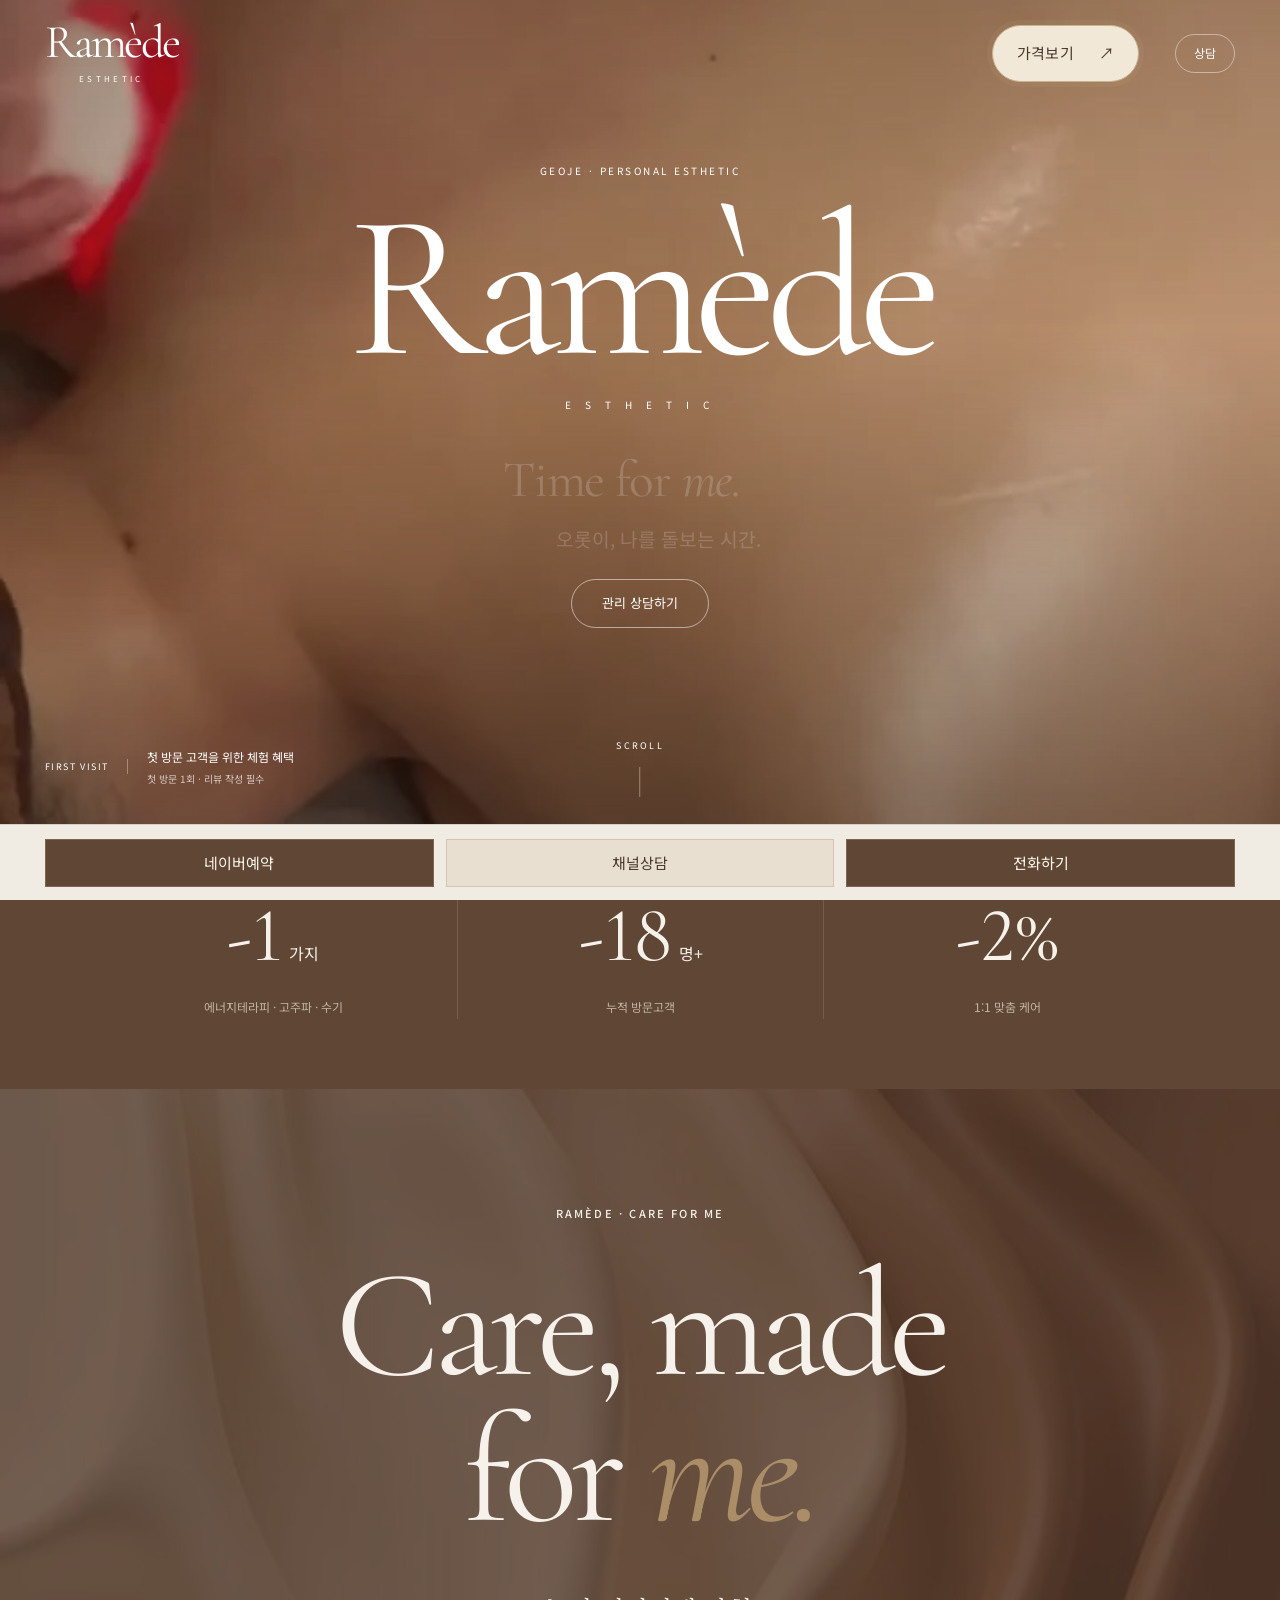
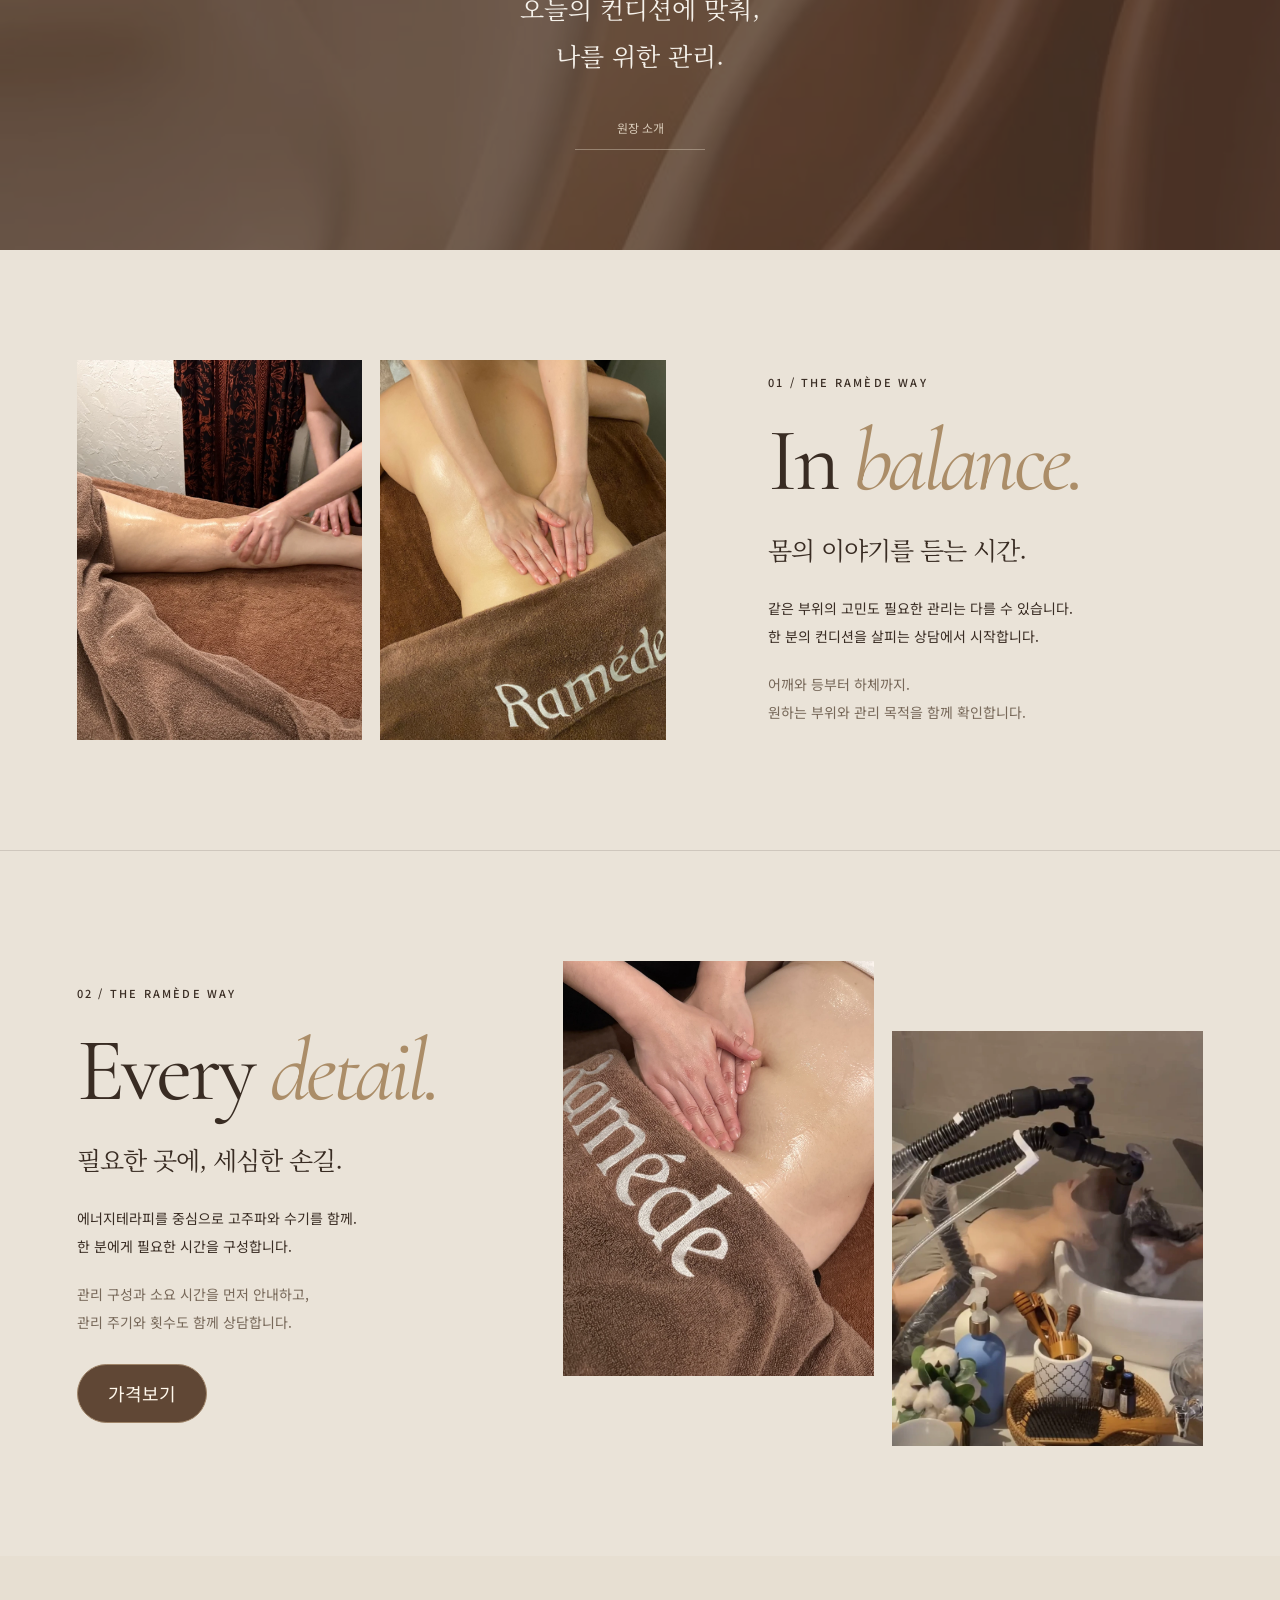
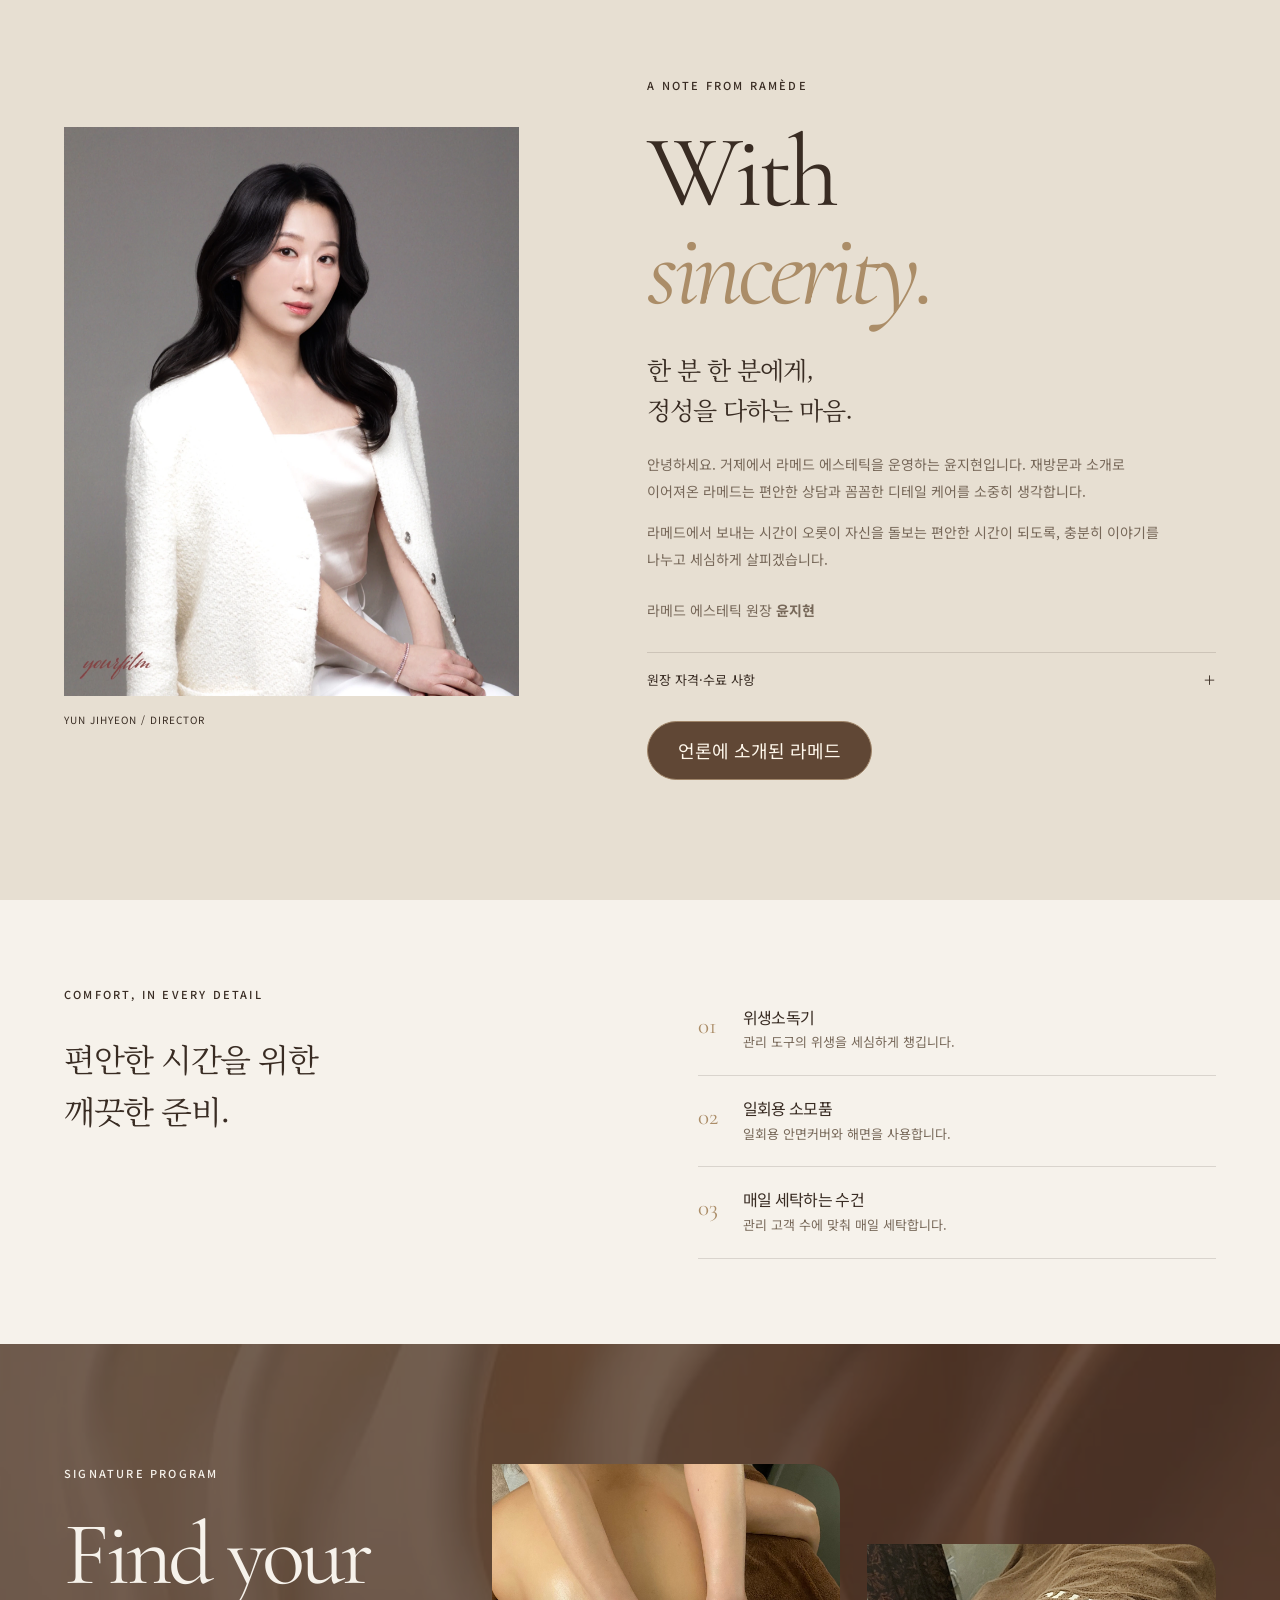
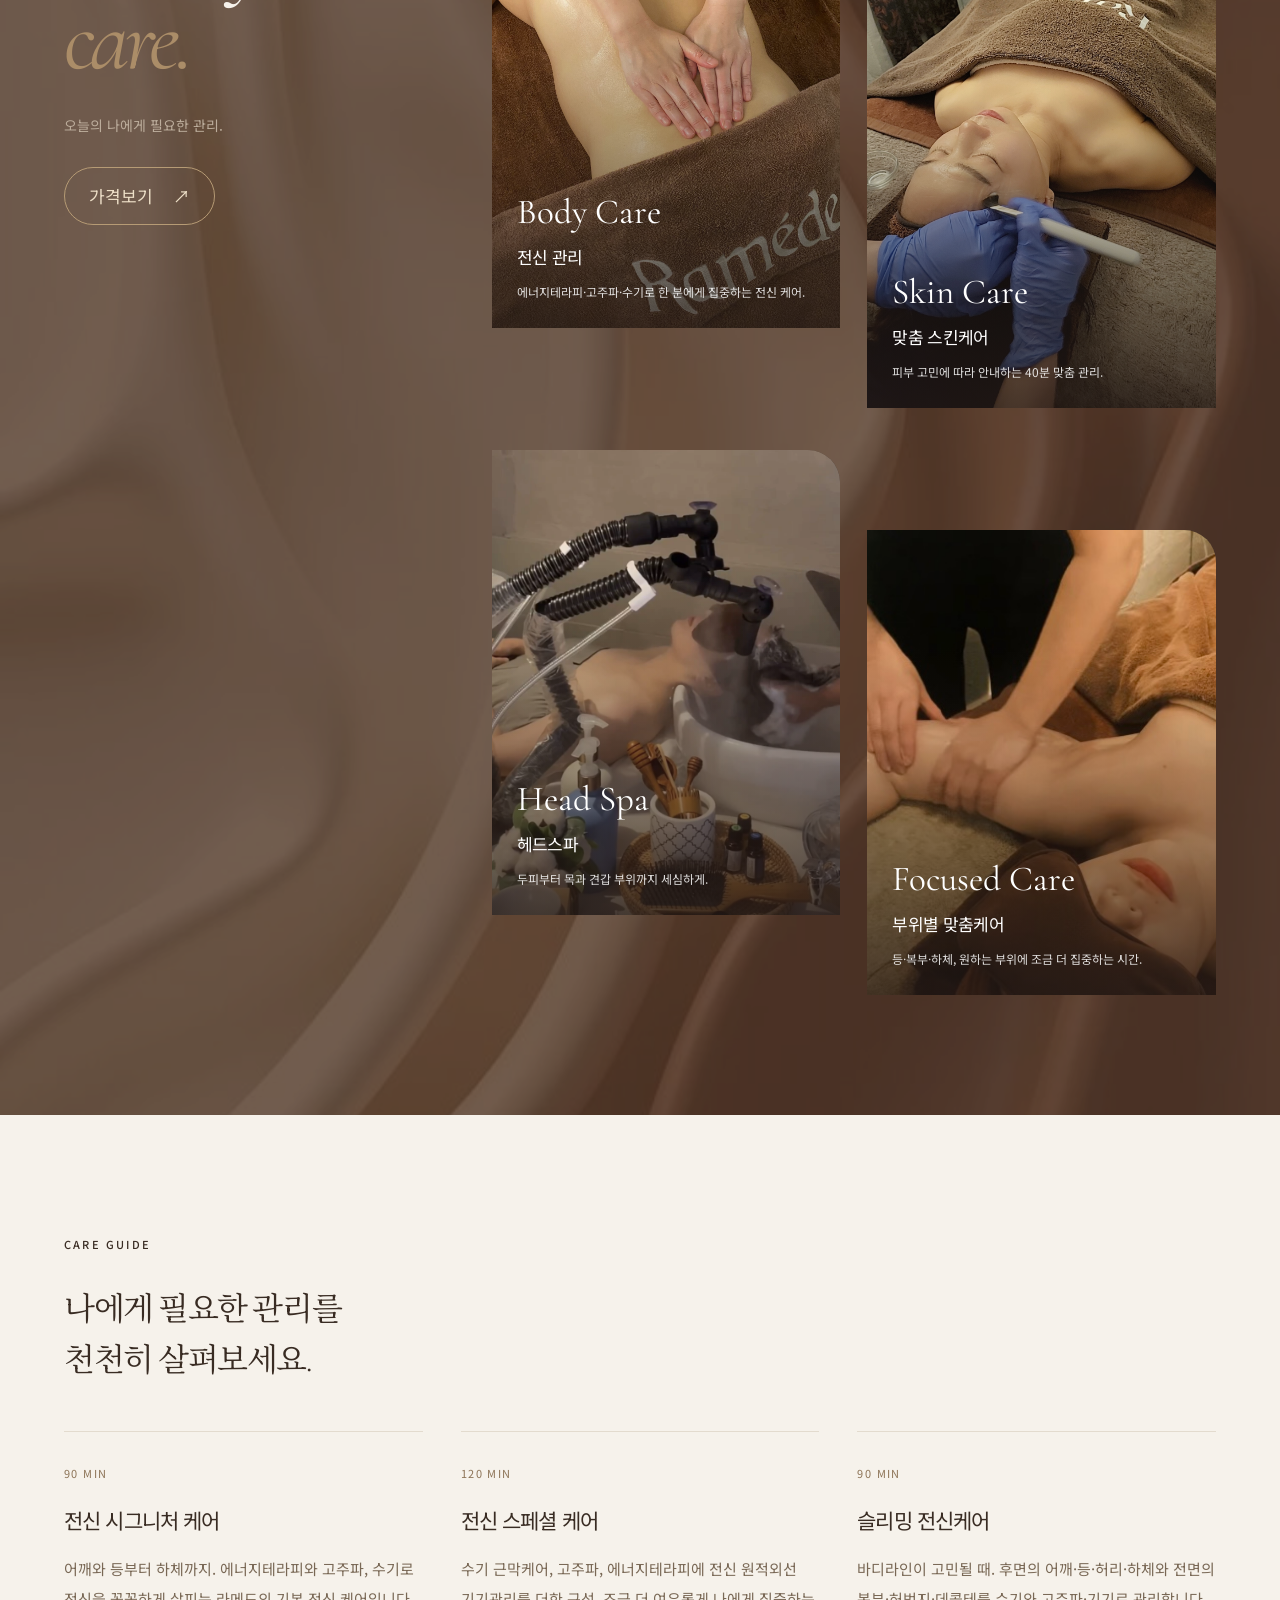
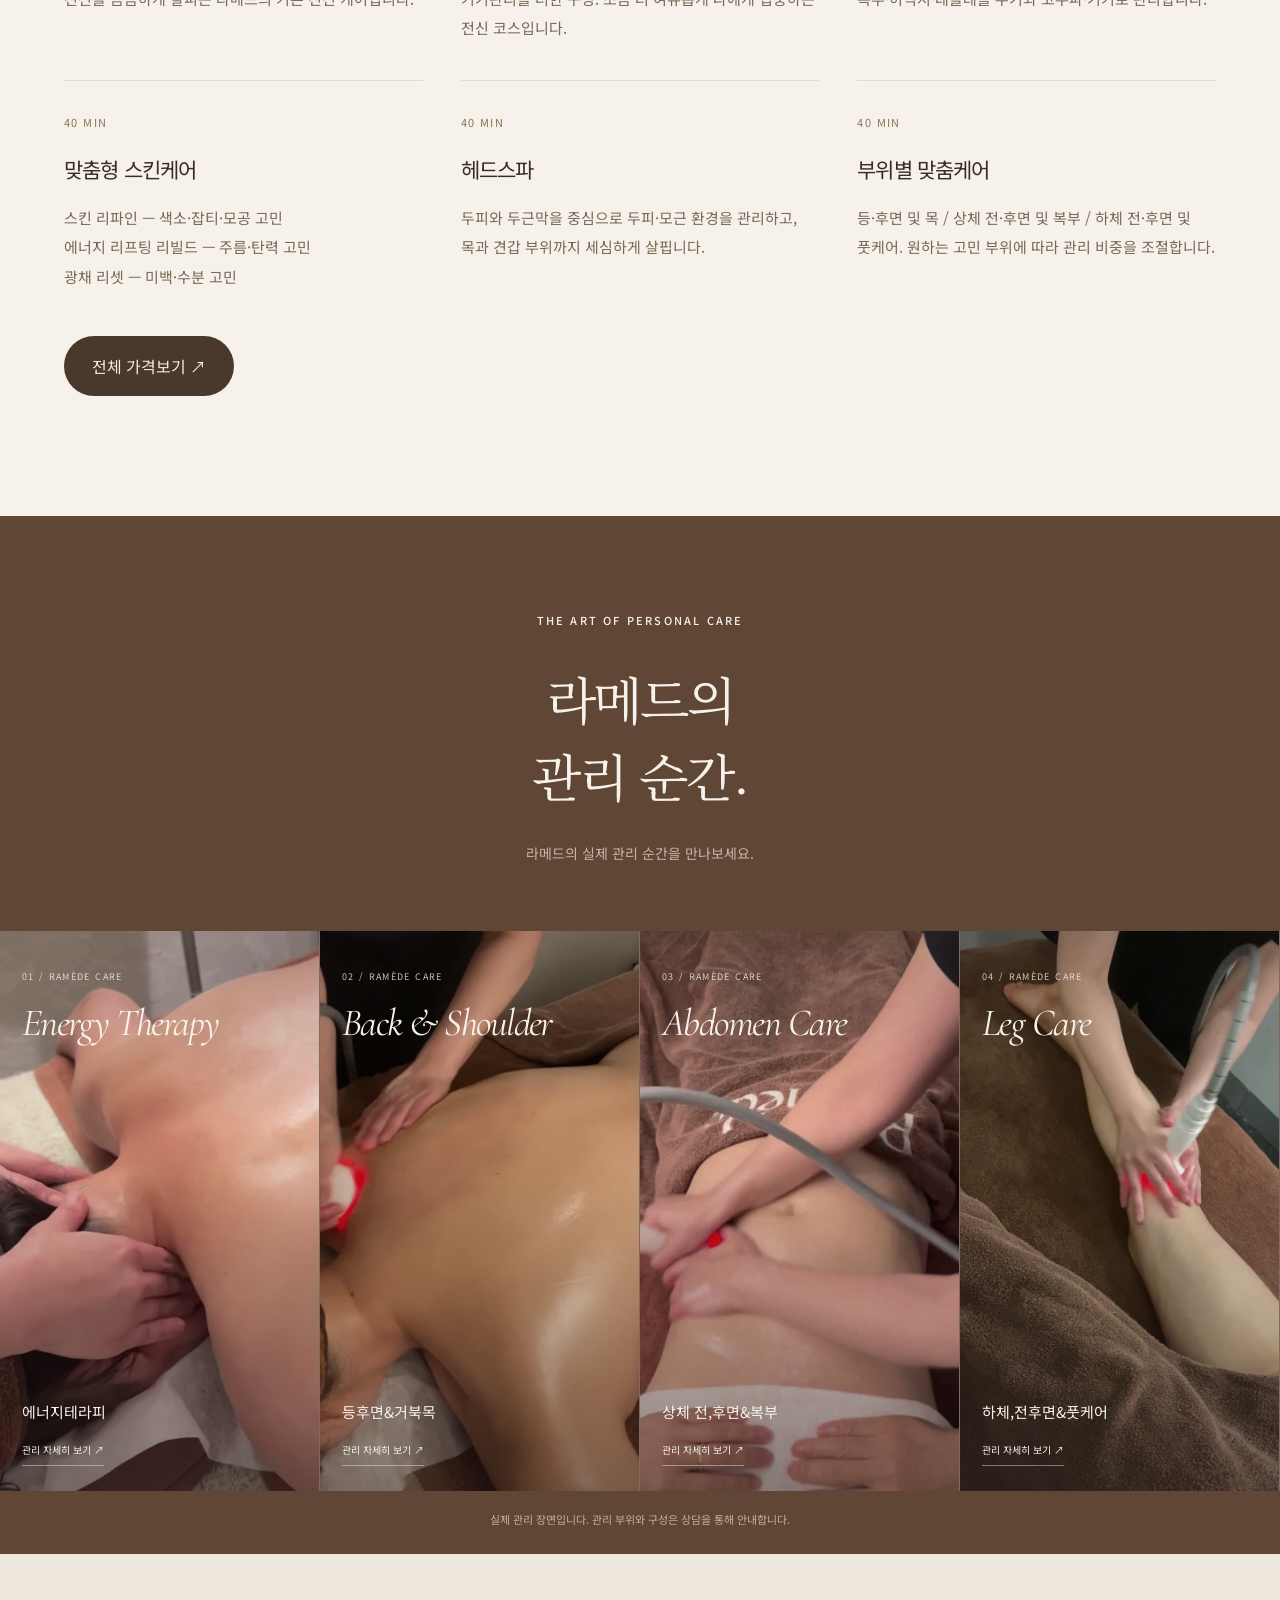
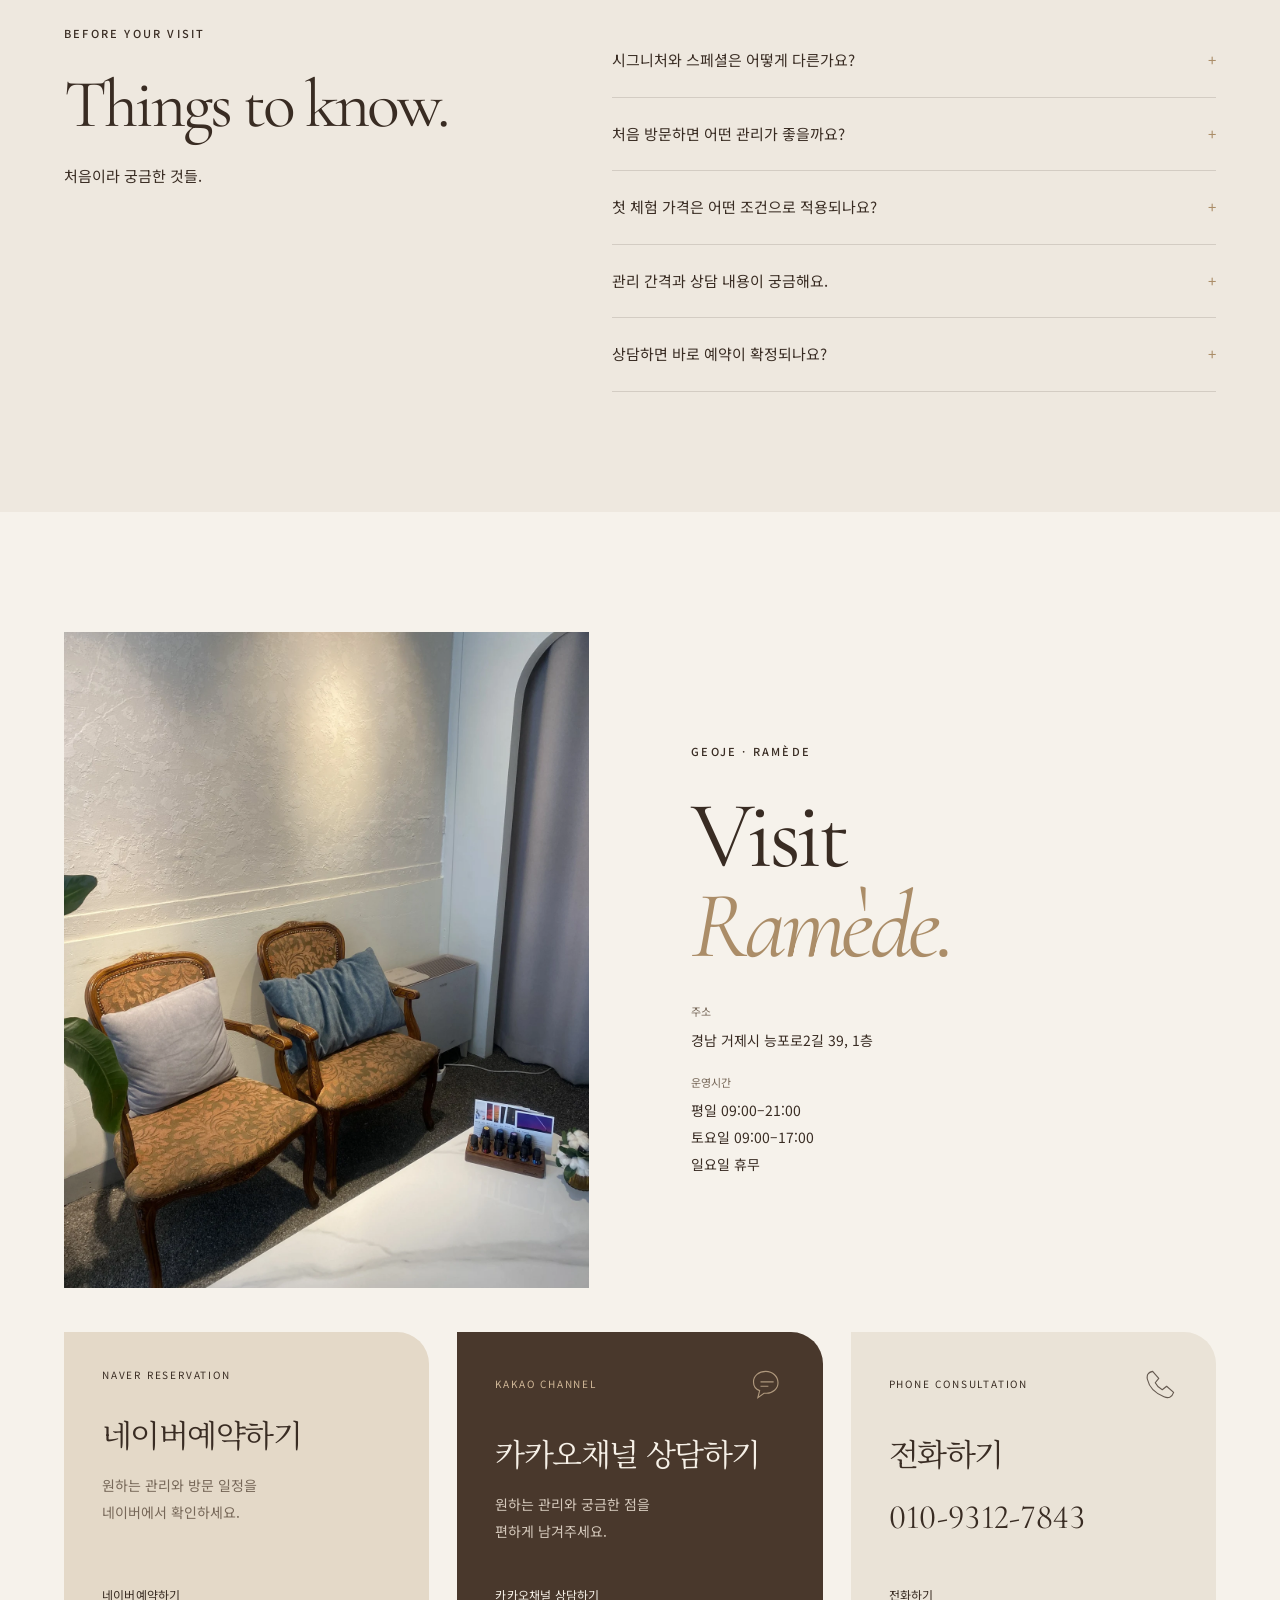
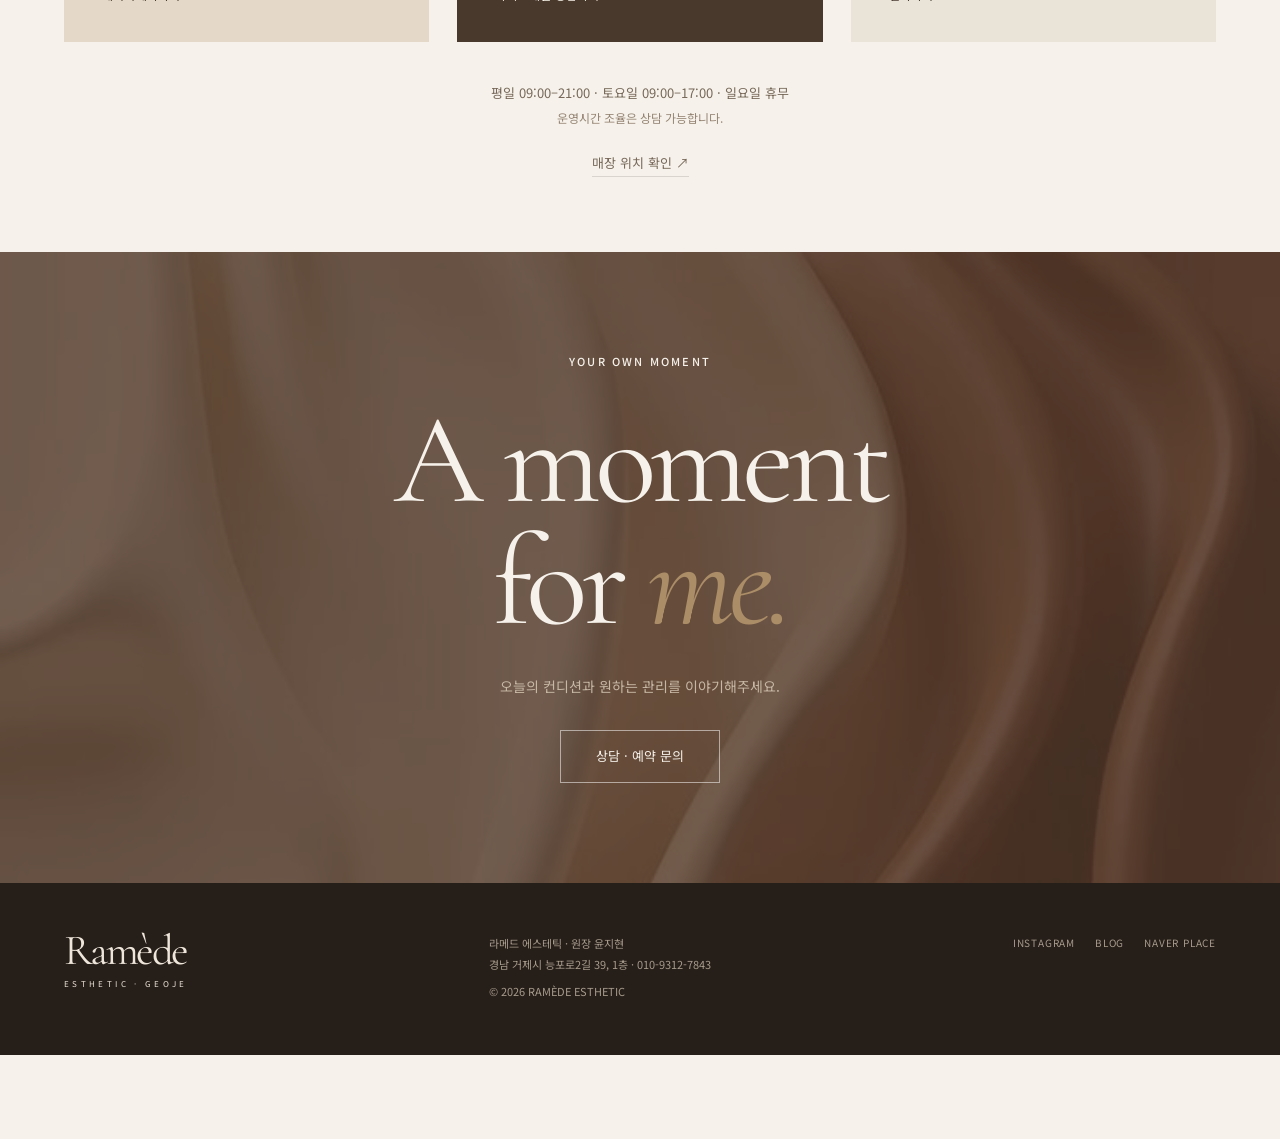
<file: index.html>
<!doctype html>
<html lang="ko"><head><meta charset="utf-8"><script>/* Set the initial position before content or fragment targets are parsed. */if('scrollRestoration' in history)history.scrollRestoration='manual';if(location.hash)history.replaceState(history.state,'',location.pathname+location.search);window.scrollTo({top:0,left:0,behavior:'instant'});window.addEventListener('pageshow',function(e){if(e.persisted)window.scrollTo({top:0,left:0,behavior:'instant'});});</script><meta name="viewport" content="width=device-width,initial-scale=1"><meta name="theme-color" content="#49382c"><title>라메드 에스테틱 | 거제, 오롯이 나를 돌보는 시간</title><meta name="description" content="한 분 한 분의 컨디션을 살피는 라메드 에스테틱. 거제 능포동 에너지테라피·고주파·수기·헤드스파·맞춤 스킨케어. 상담 및 프로그램 안내."><meta property="og:title" content="라메드 에스테틱"><meta property="og:description" content="오롯이 나를 돌보는 시간, 라메드"><link rel="icon" href="favicon.svg"><link rel="preconnect" href="https://fonts.googleapis.com"><link rel="preconnect" href="https://fonts.gstatic.com" crossorigin><link href="https://fonts.googleapis.com/css2?family=Cormorant+Garamond:ital,wght@0,400;0,500;1,400&family=Noto+Sans+KR:wght@400;500;600&family=Noto+Serif+KR:wght@400;500&display=swap" rel="stylesheet"><link rel="stylesheet" href="style.css?v=20261117-r56"><script defer src="script.js?v=20261117-r56"></script></head><body class="home"><a class="skip" href="#main">본문 바로가기</a><header class="site-header"><a class="logo" href="index.html" aria-label="라메드 처음으로">Ramède<span>ESTHETIC</span></a><nav class="desktop-nav" aria-label="주 메뉴"><a class="price-nav" href="program.html">가격보기 <span>↗</span></a></nav><a class="header-contact" href="https://pf.kakao.com/_sExnTn">상담</a><button class="menu-toggle" aria-label="전체 메뉴 열기" aria-expanded="false" aria-controls="full-menu"><span></span><span></span></button></header><main id="main"><section class="hero" aria-label="라메드 소개"><video class="hero-film" muted autoplay loop playsinline preload="auto" poster="hero-unified-desktop-r23.webp" aria-label="라메드의 실제 등 관리 영상"><source src="hero-unified-mobile-r23.mp4" media="(max-width:760px)" type="video/mp4"><source src="hero-unified-desktop-r23.mp4" type="video/mp4"></video><picture><source media="(max-width:760px)" srcset="hero-unified-mobile-r23.webp"><img class="motion-poster hero-poster" src="hero-unified-desktop-r23.webp" alt="라메드의 실제 등 관리 장면"></picture><div class="hero-shade"></div><div class="hero-center"><p class="hero-location">GEOJE · PERSONAL ESTHETIC</p><p class="hero-wordmark">Ramède</p><p class="hero-submark">E S T H E T I C</p><h1 class="hero-brand-line">Time for <em>me.</em></h1><p class="hero-brand-korean">오롯이, 나를 돌보는 시간.</p><a class="outline-link" href="https://pf.kakao.com/_sExnTn" target="_blank" rel="noopener">관리 상담하기 </a><a class="scroll-cue" href="#home-story"><span>SCROLL</span><i></i></a></div><a class="hero-event" href="program.html"><span>FIRST VISIT</span><div>첫 방문 고객을 위한 체험 혜택<small>첫 방문 1회 · 리뷰 작성 필수</small></div></a></section>
<section class="facts" id="facts" aria-label="라메드의 관리 원칙"><div class="fact-item" style="--fact-order:0"><span class="sr-only">에너지테라피, 고주파, 수기의 3가지 관리</span><span class="fact-value" aria-hidden="true"><span data-count-to="3">3</span><span class="fact-unit">가지</span></span><p>에너지테라피 · 고주파 · 수기</p></div><div class="fact-item" style="--fact-order:1"><span class="sr-only">누적 방문고객 1200명 이상</span><span class="fact-value" aria-hidden="true"><span data-count-to="1200" data-count-format="ko-KR">1,200</span><span class="fact-unit">명+</span></span><p>누적 방문고객</p></div><div class="fact-item" style="--fact-order:2"><span class="sr-only">100퍼센트 1대1 맞춤 케어</span><span class="fact-value" aria-hidden="true"><span data-count-to="100">100</span>%</span><p>1:1 맞춤 케어</p></div></section>
<section class="home-story" id="home-story"><p class="small-label reveal">RAMÈDE · CARE FOR ME</p><h2 class="reveal">Care, made<br>for <em>me.</em></h2><p class="reveal">오늘의 컨디션에 맞춰,<br>나를 위한 관리.</p><a class="underlined reveal gentle-bounce" href="#director">원장 소개</a></section><div class="philosophy" id="our-way"><section class="balance feature"><div class="balance-photos reveal"><figure><img src="balance-small.webp" width="1600" height="1200" alt="라메드의 실제 하체 수기 관리 사진" loading="lazy"></figure><figure><img src="body-20261117.jpeg" width="1350" height="1800" alt="라메드의 실제 등과 어깨 수기 관리 사진" loading="lazy"></figure></div><div class="feature-copy reveal"><p class="section-no">01 / THE RAMÈDE WAY</p><h2>In <em>balance.</em></h2><h3>몸의 이야기를 듣는 시간.</h3><p>같은 부위의 고민도 필요한 관리는 다를 수 있습니다.<br>한 분의 컨디션을 살피는 상담에서 시작합니다.</p><p class="subtle">어깨와 등부터 하체까지.<br>원하는 부위와 관리 목적을 함께 확인합니다.</p></div></section>
<section class="detail feature"><div class="feature-copy reveal"><p class="section-no">02 / THE RAMÈDE WAY</p><h2>Every <em>detail.</em></h2><h3>필요한 곳에, 세심한 손길.</h3><p>에너지테라피를 중심으로 고주파와 수기를 함께.<br>한 분에게 필요한 시간을 구성합니다.</p><p class="subtle">관리 구성과 소요 시간을 먼저 안내하고,<br>관리 주기와 횟수도 함께 상담합니다.</p><a class="underlined brown-pill" href="program.html">가격보기</a></div><div class="detail-photo reveal"><img src="selected-photo-2-20261104.webp" alt="라메드의 실제 관리 손길" loading="lazy"><img src="detail-headspa-clean.webp" alt="라메드의 실제 헤드스파 관리 장면" loading="lazy"></div></section>
</div><section class="director section" id="director"><div class="director-photo reveal"><img src="director.webp" alt="라메드 에스테틱 윤지현 원장 프로필" loading="lazy"><span>YUN JIHYEON / DIRECTOR</span></div><div class="director-copy reveal"><p class="small-label">A NOTE FROM RAMÈDE</p><h2>With<br><em>sincerity.</em></h2><h3>한 분 한 분에게,<br>정성을 다하는 마음.</h3><p>안녕하세요. 거제에서 라메드 에스테틱을 운영하는 윤지현입니다. 재방문과 소개로 이어져온 라메드는 편안한 상담과 꼼꼼한 디테일 케어를 소중히 생각합니다.</p><p>라메드에서 보내는 시간이 오롯이 자신을 돌보는 편안한 시간이 되도록, 충분히 이야기를 나누고 세심하게 살피겠습니다.</p><p class="signature">라메드 에스테틱 원장 <strong>윤지현</strong></p><details class="credentials"><summary>원장 자격·수료 사항 <span>＋</span></summary><ul><li>에스테틱 에너지테라피, 고주파, 수기의 3가지 관리</li><li>피부관리사 국가자격증 취득 / 종합미용사 면허 취득</li><li>에너지테라피 자격증 2급 수료</li><li>체형관리사·두피관리사 자격증 1급 수료</li><li>경락마사지 강사증 1급 수료</li></ul></details><a class="underlined brown-pill gentle-bounce" href="https://www.sikyungnews.com/news_view.jsp?ncd=4983" target="_blank" rel="noopener">언론에 소개된 라메드</a></div></section>
<section class="hygiene section"><div class="reveal"><p class="small-label">COMFORT, IN EVERY DETAIL</p><h2>편안한 시간을 위한<br>깨끗한 준비.</h2></div><div class="hygiene-items reveal"><div><span>01</span><h3>위생소독기</h3><p>관리 도구의 위생을 세심하게 챙깁니다.</p></div><div><span>02</span><h3>일회용 소모품</h3><p>일회용 안면커버와 해면을 사용합니다.</p></div><div><span>03</span><h3>매일 세탁하는 수건</h3><p>관리 고객 수에 맞춰 매일 세탁합니다.</p></div></div></section>
<section class="home-program section" id="care-overview"><div class="listing-intro reveal"><p class="small-label">SIGNATURE PROGRAM</p><h2>Find your<br><em>care.</em></h2><p>오늘의 나에게 필요한 관리.</p><a class="underlined" href="program.html">가격보기 <span>↗</span></a></div><div class="category-grid"><article class="care-category reveal"><img src="body-20261117.jpeg" alt="라메드의 실제 전신 관리 장면" loading="lazy"><div><span>Body Care</span><h3>전신 관리</h3><p>에너지테라피·고주파·수기로 한 분에게 집중하는 전신 케어.</p><b>자세히 보기 ↗</b></div></article><article class="care-category reveal"><img src="ramede-skin-20261117.jpeg" alt="라메드의 실제 맞춤 스킨케어 장면" loading="lazy"><div><span>Skin Care</span><h3>맞춤 스킨케어</h3><p>피부 고민에 따라 안내하는 40분 맞춤 관리.</p><b>자세히 보기 ↗</b></div></article><article class="care-category reveal"><img src="detail-headspa-clean.webp" alt="라메드의 실제 헤드스파 장면" loading="lazy"><div><span>Head Spa</span><h3>헤드스파</h3><p>두피부터 목과 견갑 부위까지 세심하게.</p><b>자세히 보기 ↗</b></div></article><article class="care-category reveal"><img src="ramede-focused-20261117.jpeg" alt="라메드의 실제 부위별 맞춤케어 장면" loading="lazy"><div><span>Focused Care</span><h3>부위별 맞춤케어</h3><p>등·복부·하체, 원하는 부위에 조금 더 집중하는 시간.</p><b>자세히 보기 ↗</b></div></article></div></section><section class="care-guide section" id="care-details"><p class="small-label reveal">CARE GUIDE</p><h2 class="reveal">나에게 필요한 관리를<br>천천히 살펴보세요.</h2><div class="care-guide-grid"><article class="reveal"><span>90 MIN</span><h3>전신 시그니처 케어</h3><p>어깨와 등부터 하체까지. 에너지테라피와 고주파, 수기로 전신을 꼼꼼하게 살피는 라메드의 기본 전신 케어입니다.</p></article><article class="reveal"><span>120 MIN</span><h3>전신 스페셜 케어</h3><p>수기 근막케어, 고주파, 에너지테라피에 전신 원적외선 기기관리를 더한 구성. 조금 더 여유롭게 나에게 집중하는 전신 코스입니다.</p></article><article class="reveal"><span>90 MIN</span><h3>슬리밍 전신케어</h3><p>바디라인이 고민될 때. 후면의 어깨·등·허리·하체와 전면의 복부·허벅지·데콜테를 수기와 고주파·기기로 관리합니다.</p></article><article class="reveal"><span>40 MIN</span><h3>맞춤형 스킨케어</h3><p>스킨 리파인 — 색소·잡티·모공 고민<br>에너지 리프팅 리빌드 — 주름·탄력 고민<br>광채 리셋 — 미백·수분 고민</p></article><article class="reveal"><span>40 MIN</span><h3>헤드스파</h3><p>두피와 두근막을 중심으로 두피·모근 환경을 관리하고, 목과 견갑 부위까지 세심하게 살핍니다.</p></article><article class="reveal"><span>40 MIN</span><h3>부위별 맞춤케어</h3><p>등·후면 및 목 / 상체 전·후면 및 복부 / 하체 전·후면 및 풋케어. 원하는 고민 부위에 따라 관리 비중을 조절합니다.</p></article></div><a class="price-nav guide-price" href="program.html">전체 가격보기 ↗</a></section><section class="films" id="films"><div class="films-heading reveal"><p class="small-label">THE ART OF PERSONAL CARE</p><h2>라메드의<br>관리 순간.</h2><p>라메드의 실제 관리 순간을 만나보세요.</p></div><div class="film-grid"><article class="film-card reveal"><video muted autoplay loop playsinline preload="metadata" poster="selected-energy-20261104.webp" aria-label="라메드의 실제 에너지테라피 관리 영상"><source src="selected-energy-20261104.mp4" type="video/mp4"></video><img class="motion-poster" src="selected-energy-20261104.webp" alt="라메드의 실제 에너지테라피 관리 장면" loading="lazy"><div class="film-shade"></div><div class="film-top"><span>01 / RAMÈDE CARE</span><h3>Energy Therapy</h3></div><div class="film-bottom"><p>에너지테라피</p><a href="#care-details" class="pill">관리 자세히 보기 ↗</a></div></article><article class="film-card reveal"><video muted autoplay loop playsinline preload="metadata" poster="selected-back-20261104.webp" aria-label="라메드의 실제 등·어깨 고주파 관리 영상"><source src="selected-back-20261104.mp4" type="video/mp4"></video><img class="motion-poster" src="selected-back-20261104.webp" alt="라메드의 실제 등·어깨 고주파 관리 장면" loading="lazy"><div class="film-shade"></div><div class="film-top"><span>02 / RAMÈDE CARE</span><h3>Back & Shoulder</h3></div><div class="film-bottom"><p>등후면&amp;거북목</p><a href="#care-details" class="pill">관리 자세히 보기 ↗</a></div></article><article class="film-card reveal"><video muted autoplay loop playsinline preload="metadata" poster="selected-abdomen-20261104.webp" aria-label="라메드의 실제 복부 고주파 관리 영상"><source src="selected-abdomen-20261104.mp4" type="video/mp4"></video><img class="motion-poster" src="selected-abdomen-20261104.webp" alt="라메드의 실제 복부 고주파 관리 장면" loading="lazy"><div class="film-shade"></div><div class="film-top"><span>03 / RAMÈDE CARE</span><h3>Abdomen Care</h3></div><div class="film-bottom"><p>상체 전,후면&amp;복부</p><a href="#care-details" class="pill">관리 자세히 보기 ↗</a></div></article><article class="film-card reveal"><video muted autoplay loop playsinline preload="metadata" poster="selected-leg-rf-20261104.webp" aria-label="라메드의 실제 다리 고주파 관리 영상"><source src="selected-leg-rf-20261104.mp4" type="video/mp4"></video><img class="motion-poster" src="selected-leg-rf-20261104.webp" alt="라메드의 실제 다리 고주파 관리 장면" loading="lazy"><div class="film-shade"></div><div class="film-top"><span>04 / RAMÈDE CARE</span><h3>Leg Care</h3></div><div class="film-bottom"><p>하체,전후면&amp;풋케어</p><a href="#care-details" class="pill">관리 자세히 보기 ↗</a></div></article></div><p class="film-note">실제 관리 장면입니다. 관리 부위와 구성은 상담을 통해 안내합니다.</p></section>
<section class="faq section"><div class="reveal"><p class="small-label">BEFORE YOUR VISIT</p><h2>Things to know.</h2><p>처음이라 궁금한 것들.</p></div><div class="faq-list reveal"><details><summary>시그니처와 스페셜은 어떻게 다른가요?</summary><p>시그니처는 90분, 스페셜은 120분입니다. 스페셜은 전신 원적외선 기기관리가 포함되어 관리 시간에 차이가 있습니다. 자세한 구성은 상담 시 안내합니다.</p></details><details><summary>처음 방문하면 어떤 관리가 좋을까요?</summary><p>처음에는 첫 체험 가격으로 전신 스페셜 케어를 추천드립니다. 다만 원하는 관리 부위와 컨디션을 먼저 듣고 적합한 구성을 함께 상담합니다.</p></details><details><summary>첫 체험 가격은 어떤 조건으로 적용되나요?</summary><p>처음 방문하시는 고객에게 1회 적용하며 리뷰 작성이 필수입니다. 전신 시그니처·스페셜·슬리밍·헤드스파에 적용됩니다. 부위별 맞춤케어와 스킨케어는 별도의 3회 구성입니다.</p></details><details><summary>관리 간격과 상담 내용이 궁금해요.</summary><p>일반적으로 주 1회 간격을 안내하되, 컨디션과 관리 목적에 따라 달라집니다. 상담에서는 불편한 부위, 질환 여부, 운동·수면 습관, 스트레스와 부종 등 전반적인 컨디션을 확인합니다.</p></details><details><summary>상담하면 바로 예약이 확정되나요?</summary><p>원하는 관리와 방문 일정을 알려주시면 가능한 시간을 상담 후 안내합니다. 카카오채널 또는 전화로 먼저 문의해주세요. 운영시간 조율도 상담 가능합니다.</p></details></div></section><section class="location-details section reveal" id="location"><img src="space.webp" alt="라메드 매장 내부 공간"><div><p class="small-label">GEOJE · RAMÈDE</p><h2>Visit<br><em>Ramède.</em></h2><dl><dt>주소</dt><dd>경남 거제시 능포로2길 39, 1층</dd><dt>운영시간</dt><dd>평일 09:00–21:00<br>토요일 09:00–17:00<br>일요일 휴무</dd></dl></div></section><section class="reservation-options section" id="contact"><a class="contact-choice contact-naver reveal" href="https://map.naver.com/p/entry/place/1915856797?placePath=%2Fticket" target="_blank" rel="noopener"><div class="contact-top"><span>NAVER RESERVATION</span></div><h2>네이버예약하기</h2><p>원하는 관리와 방문 일정을<br>네이버에서 확인하세요.</p><div class="contact-action"><span>네이버예약하기</span></div></a><a class="contact-choice contact-kakao reveal" href="https://pf.kakao.com/_sExnTn" target="_blank" rel="noopener"><div class="contact-top"><span>KAKAO CHANNEL</span><svg aria-hidden="true" viewBox="0 0 40 40" fill="none"><path d="M32 18c0 7-6 12-13 12h-3l-7 5 2-8C6 25 4 21 4 17 4 10 10 5 18 5s14 6 14 13Z" stroke="currentColor" stroke-width="1.3"/><path d="M12 17h15M12 22h9" stroke="currentColor" stroke-width="1.3"/></svg></div><h2>카카오채널 상담하기</h2><p>원하는 관리와 궁금한 점을<br>편하게 남겨주세요.</p><div class="contact-action"><span>카카오채널 상담하기</span></div></a><a class="contact-choice contact-phone reveal" href="tel:01093127843"><div class="contact-top"><span>PHONE CONSULTATION</span><svg aria-hidden="true" viewBox="0 0 40 40" fill="none"><path d="m11 5 7 8-4 5c2 4 4 6 8 8l5-4 8 7c-2 6-6 7-11 5C14 30 7 23 5 14 4 9 6 6 11 5Z" stroke="currentColor" stroke-width="1.3" stroke-linejoin="round"/></svg></div><h2>전화하기</h2><p class="contact-number">010-9312-7843</p><div class="contact-action"><span>전화하기</span></div></a><div class="reservation-hours"><p>평일 09:00–21:00 · 토요일 09:00–17:00 · 일요일 휴무</p><p>운영시간 조율은 상담 가능합니다.</p><a href="#location">매장 위치 확인 ↗</a></div></section><section class="page-cta reveal"><p class="small-label">YOUR OWN MOMENT</p><h2>A moment<br>for <em>me.</em></h2><p>오늘의 컨디션과 원하는 관리를 이야기해주세요.</p><a class="outline-link" href="https://pf.kakao.com/_sExnTn">상담 · 예약 문의</a></section></main><footer><a class="logo" href="index.html">Ramède<span>ESTHETIC · GEOJE</span></a><div><p>라메드 에스테틱 · 원장 윤지현</p><p>경남 거제시 능포로2길 39, 1층 · 010-9312-7843</p><small>© 2026 RAMÈDE ESTHETIC</small></div><div class="social"><a href="https://www.instagram.com/ramede_spa/" target="_blank" rel="noopener">INSTAGRAM</a><a href="https://blog.naver.com/ramede_spa" target="_blank" rel="noopener">BLOG</a><a href="https://map.naver.com/p/entry/place/1915856797?placePath=%2Fhome" target="_blank" rel="noopener">NAVER PLACE</a></div></footer>

<div class="fixed-bar" aria-label="빠른 상담"><p>오롯이 나를 돌보는 시간, <strong>라메드.</strong></p><a href="https://map.naver.com/p/entry/place/1915856797?placePath=%2Fticket" target="_blank" rel="noopener">네이버예약</a><a class="fixed-primary" href="https://pf.kakao.com/_sExnTn">채널상담</a><a href="tel:01093127843">전화하기</a></div>
<div class="full-menu" id="full-menu" role="dialog" aria-modal="true" aria-label="전체 메뉴" hidden><div class="menu-masthead"><a class="logo" href="index.html" aria-label="라메드 처음으로">Ramède<span>ESTHETIC</span></a><button class="menu-close" aria-label="전체 메뉴 닫기">×</button><p>오롯이, 나를 돌보는 시간.</p></div><nav aria-label="전체 메뉴 항목"><a href="#director">ABOUT <small>라메드 소개</small></a><a href="solution.html">SOLUTION</a><a href="program.html">PROGRAM</a><a href="care-films.html">CARE FILMS <small>실제 관리 영상</small></a><a href="#care-overview">LOCATION <small>오시는 길</small></a><a href="https://pf.kakao.com/_sExnTn">RESERVATION <small>상담·예약 문의</small></a></nav><div class="menu-contact"><a href="tel:01093127843">010-9312-7843</a><span>GEOJE · RAMÈDE ESTHETIC</span></div></div></body></html>
</file>
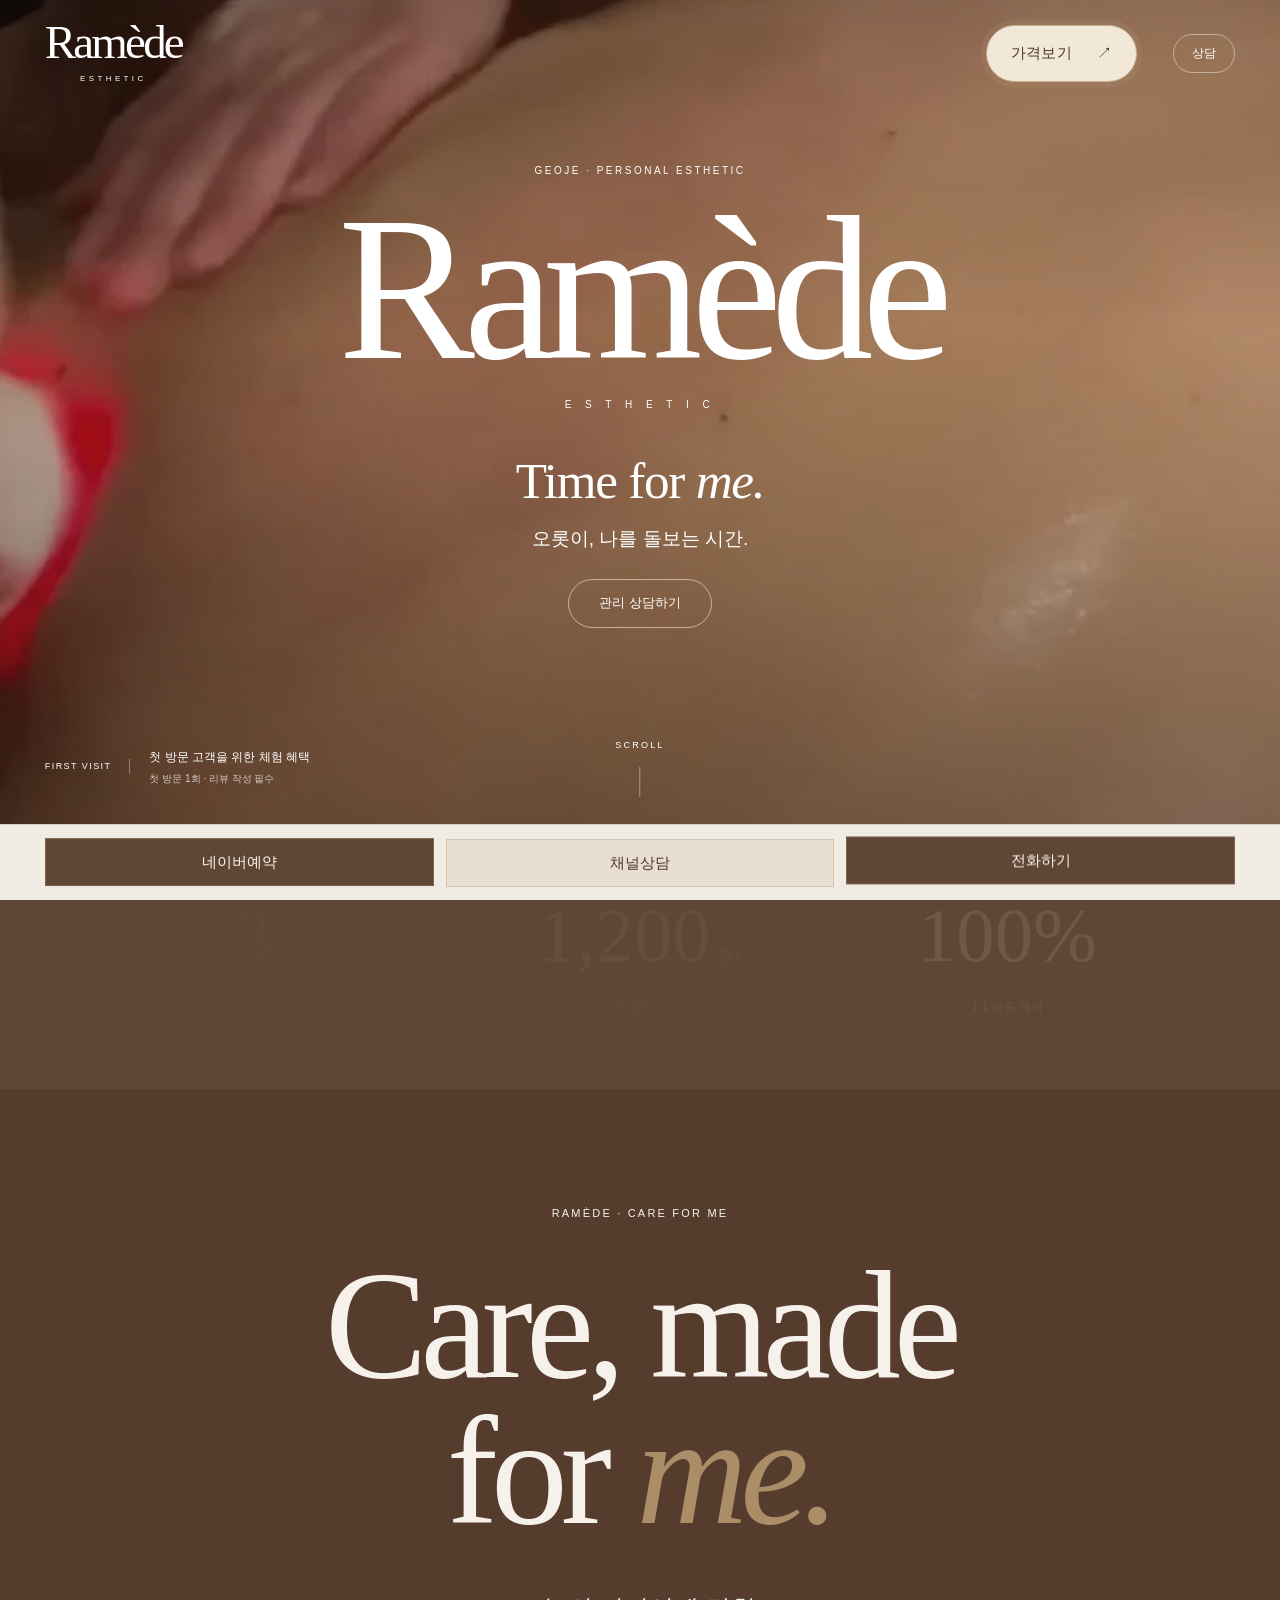
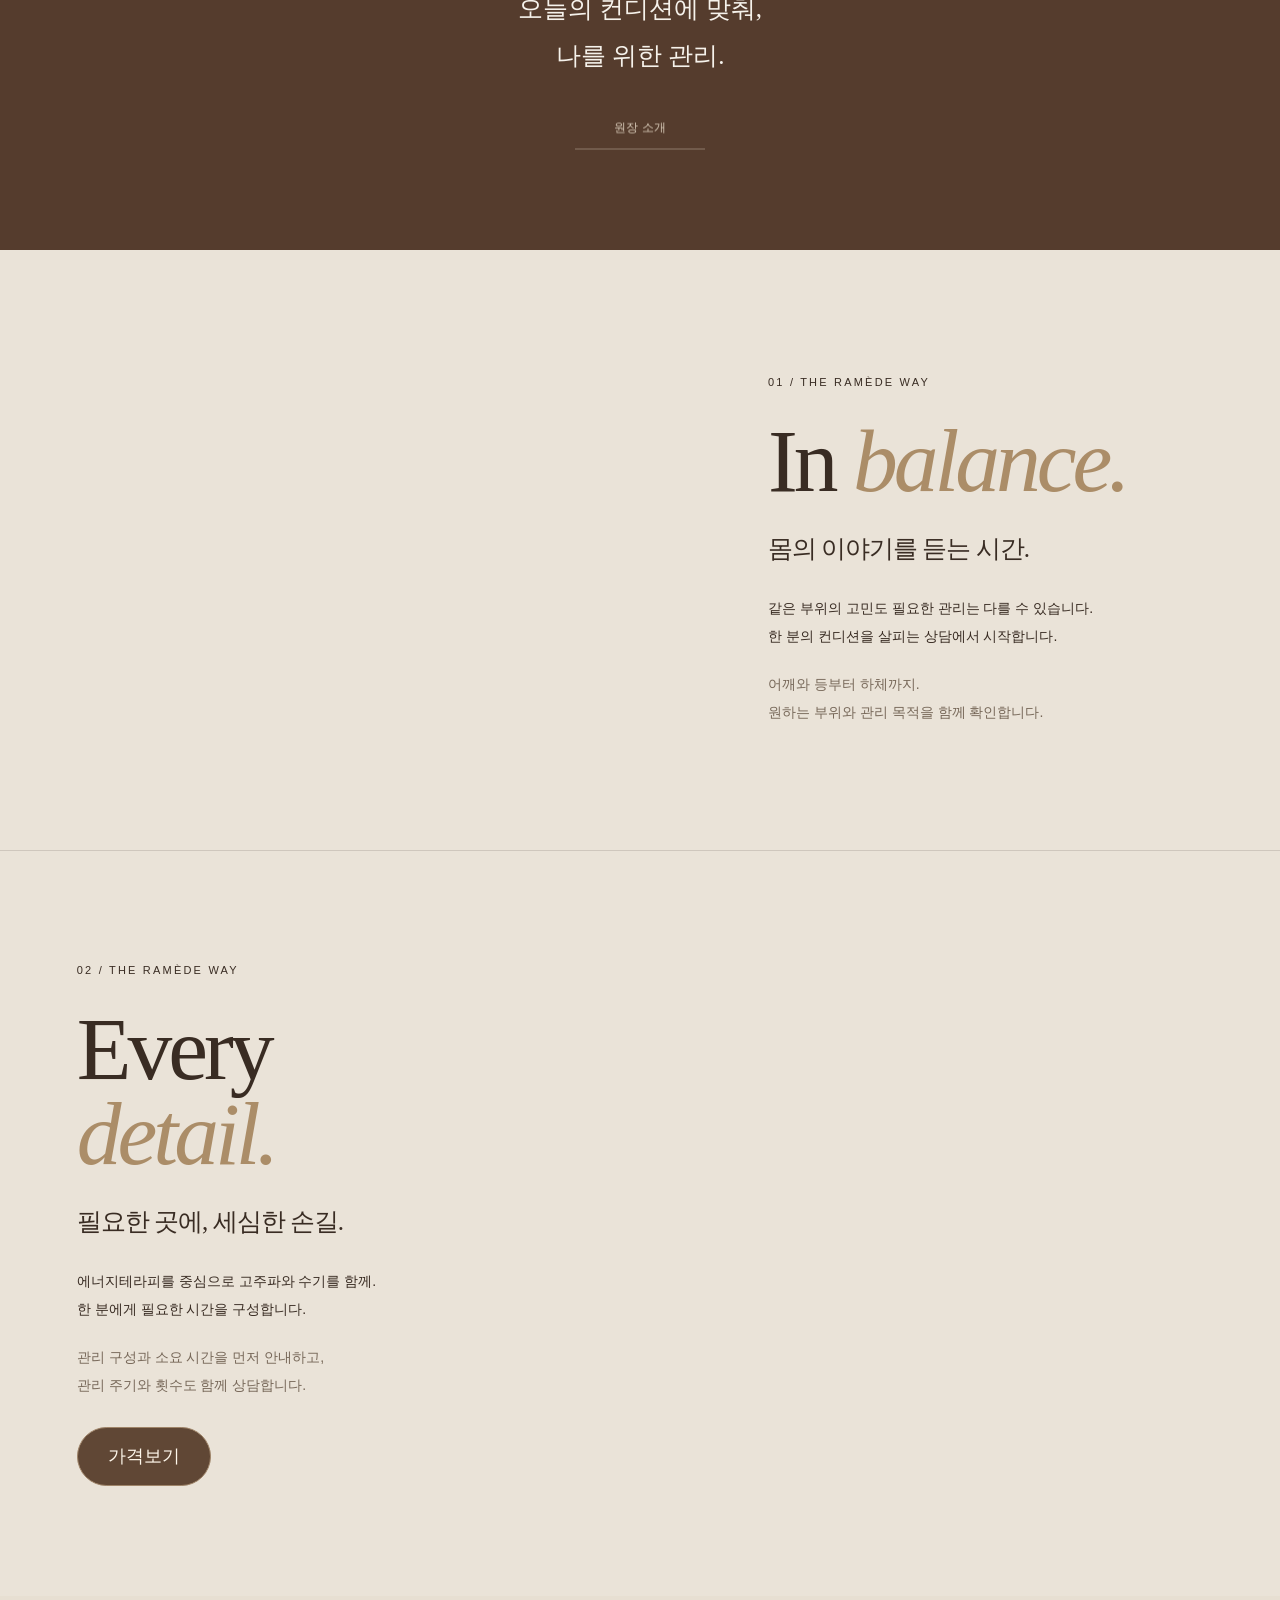
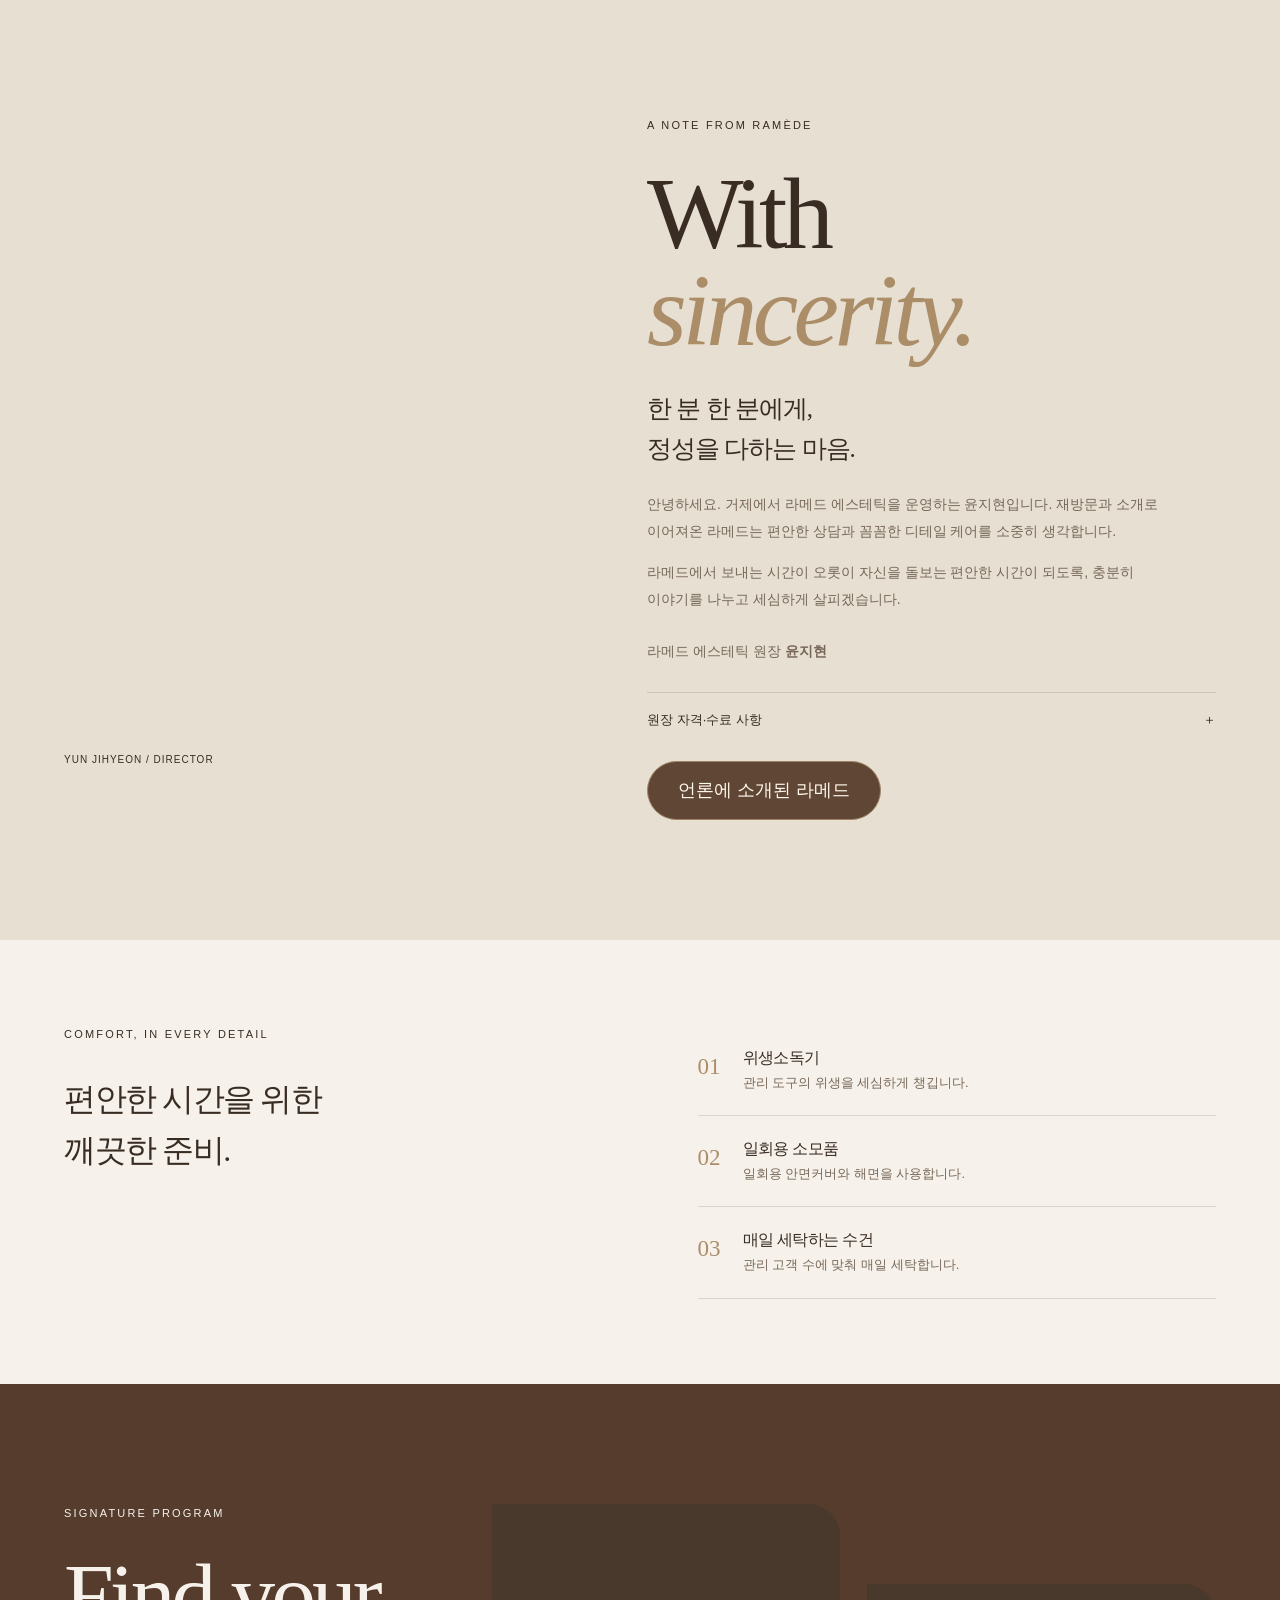
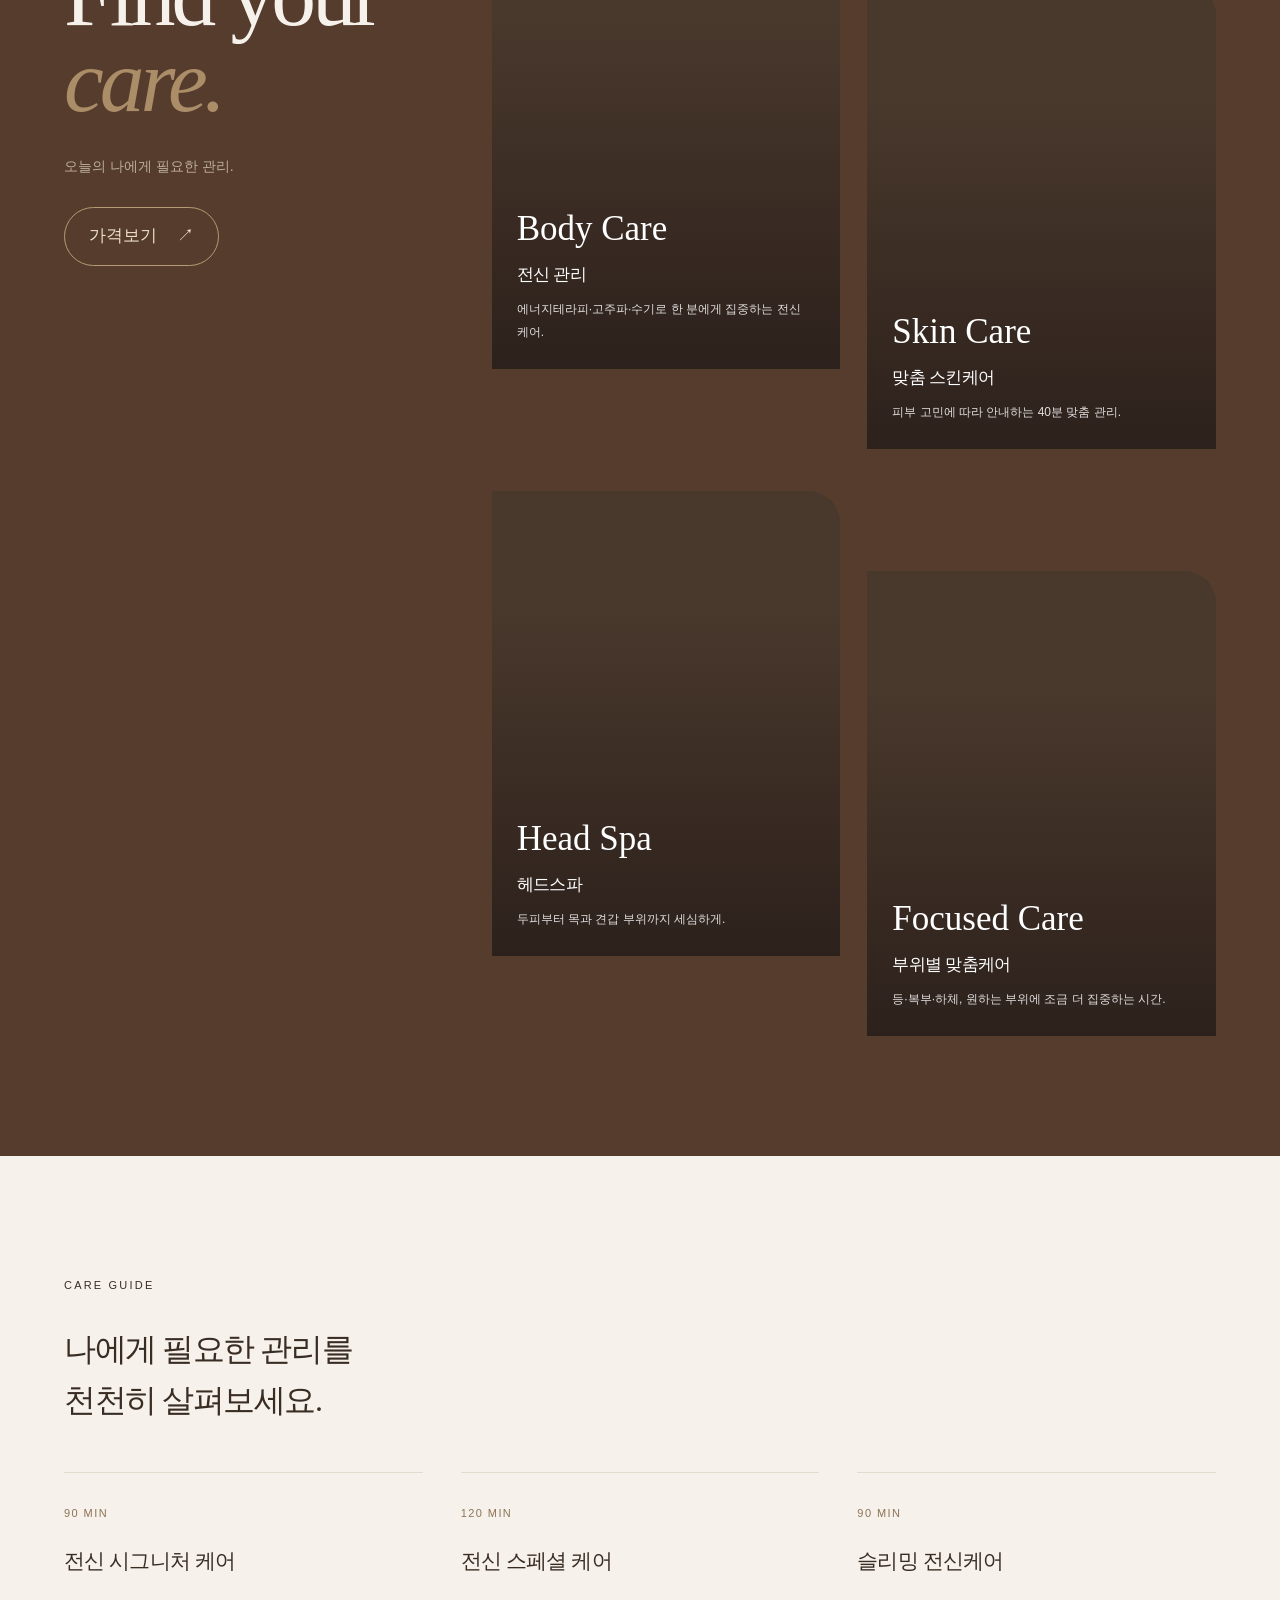
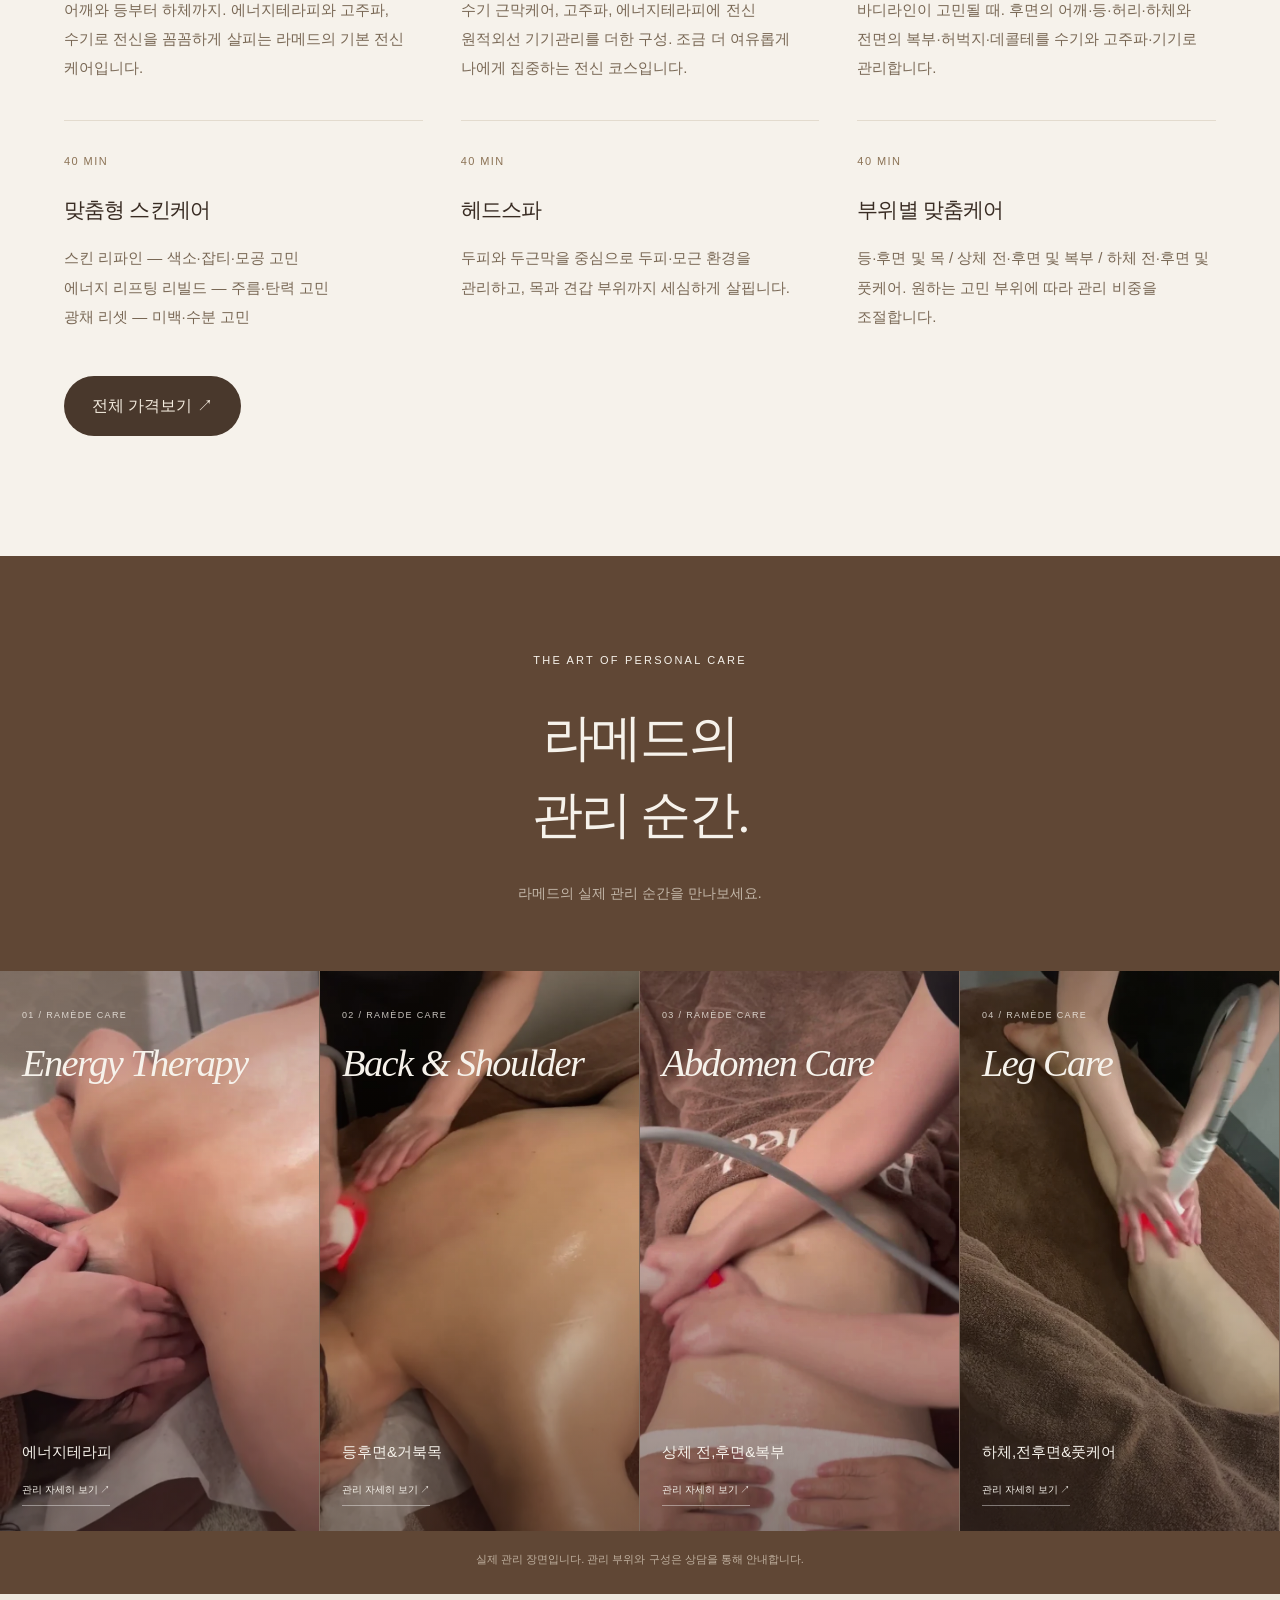
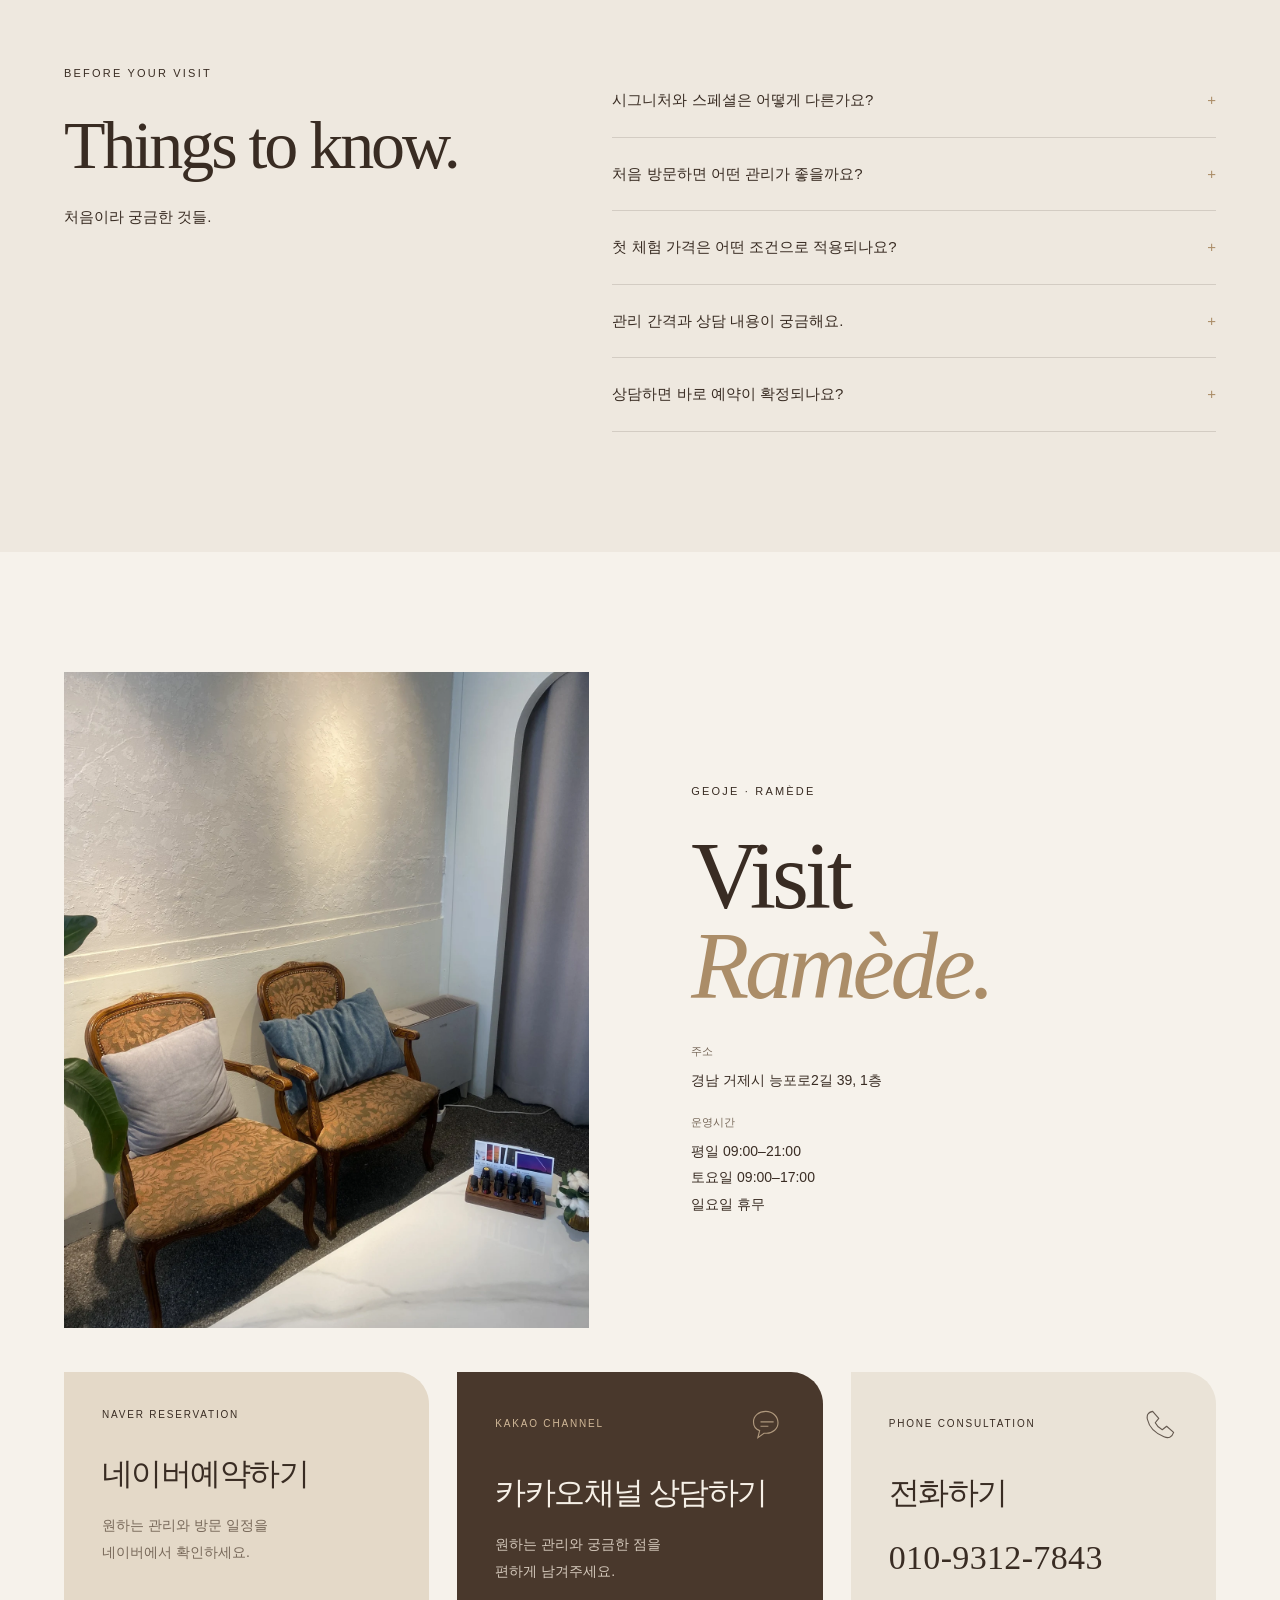
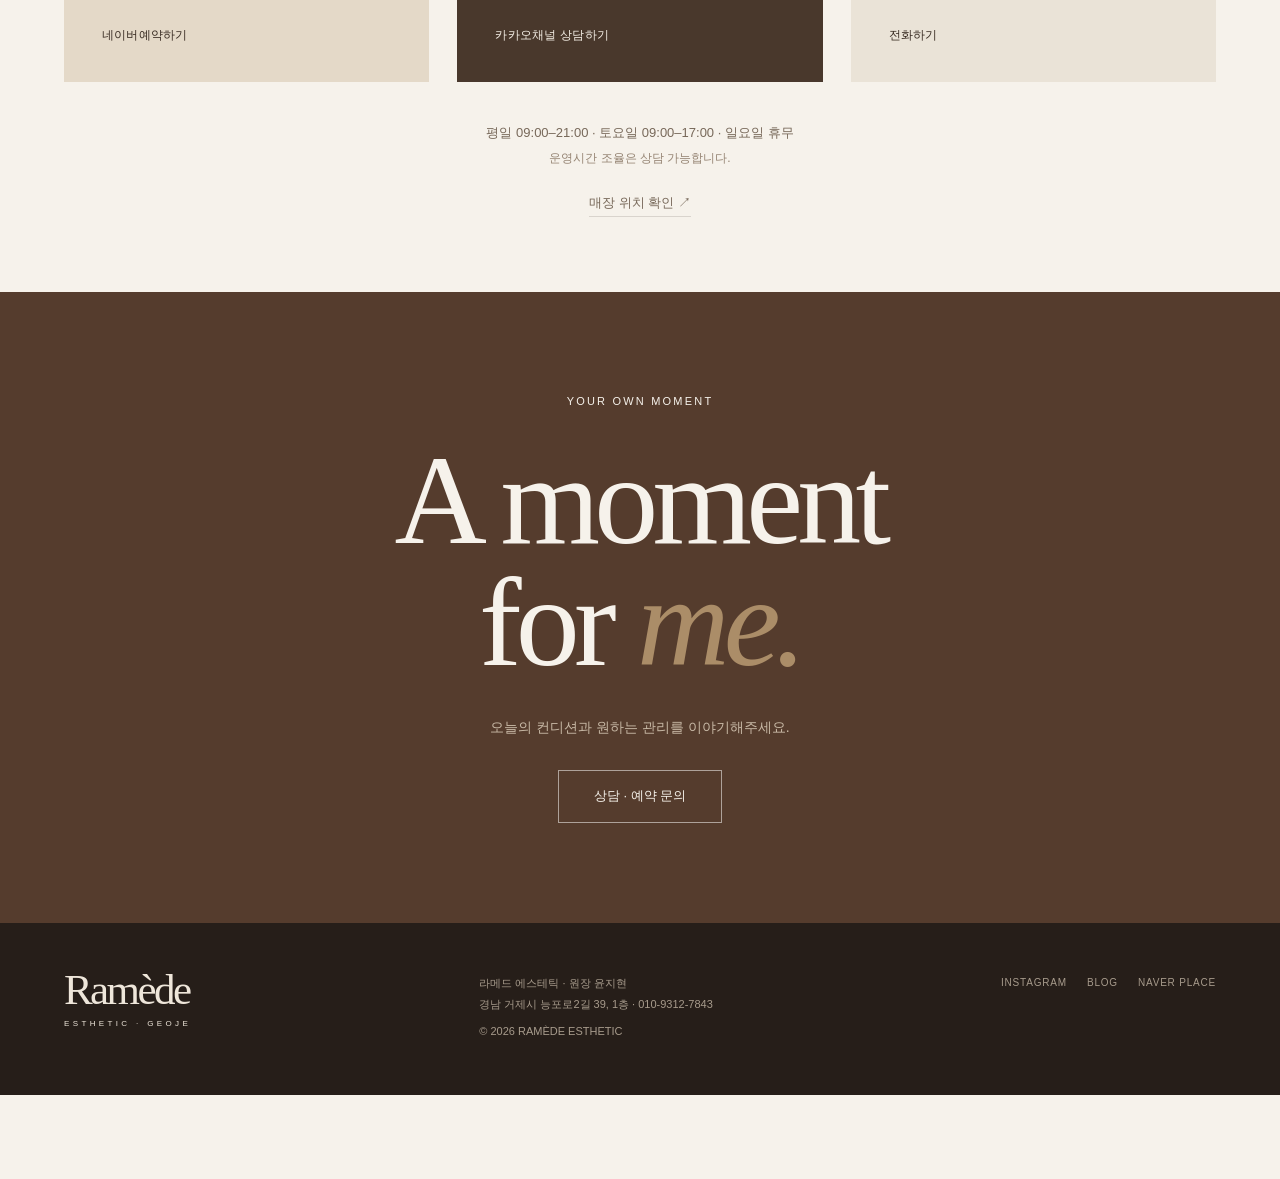
<file: about.html>
<!doctype html><html lang="ko"><head><meta charset="utf-8"><meta http-equiv="refresh" content="0;url=index.html#director"><title>라메드 에스테틱</title></head><body><a href="index.html#director">라메드 홈페이지로 이동</a></body></html>
</file>
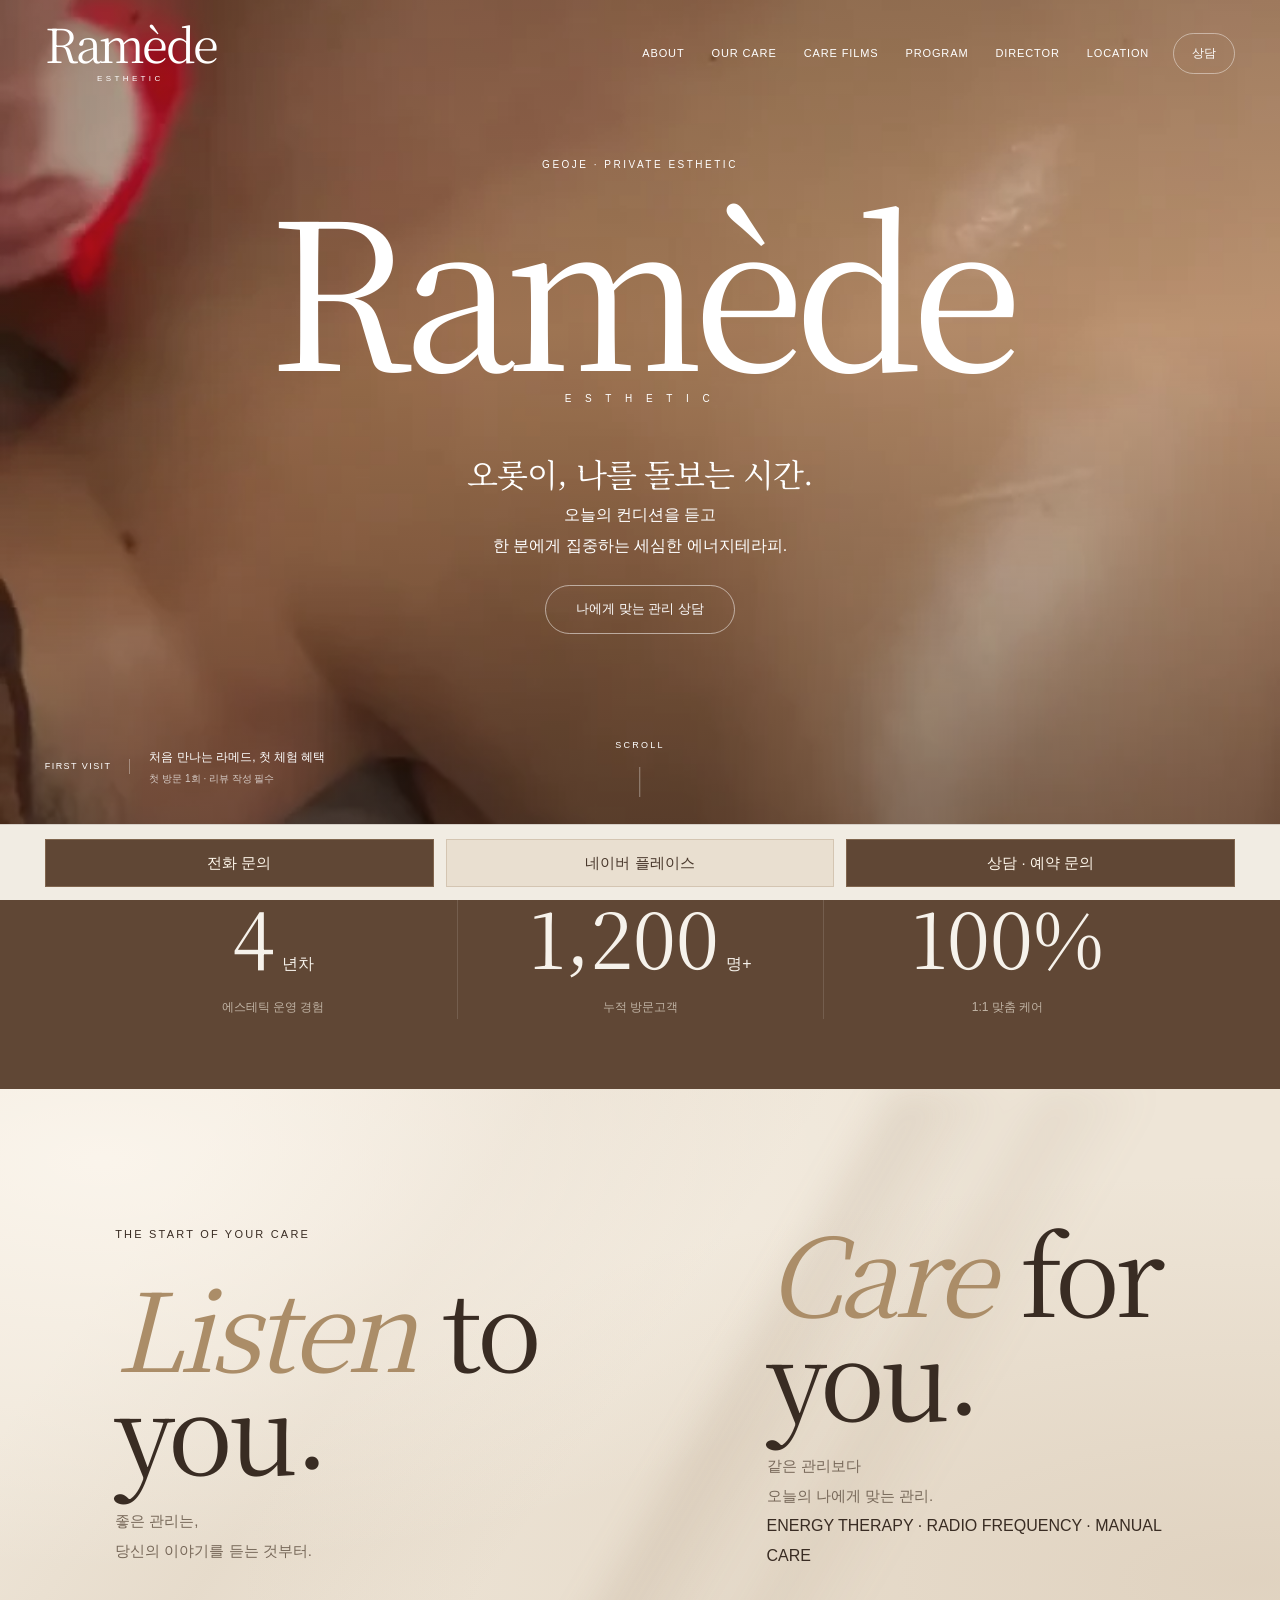
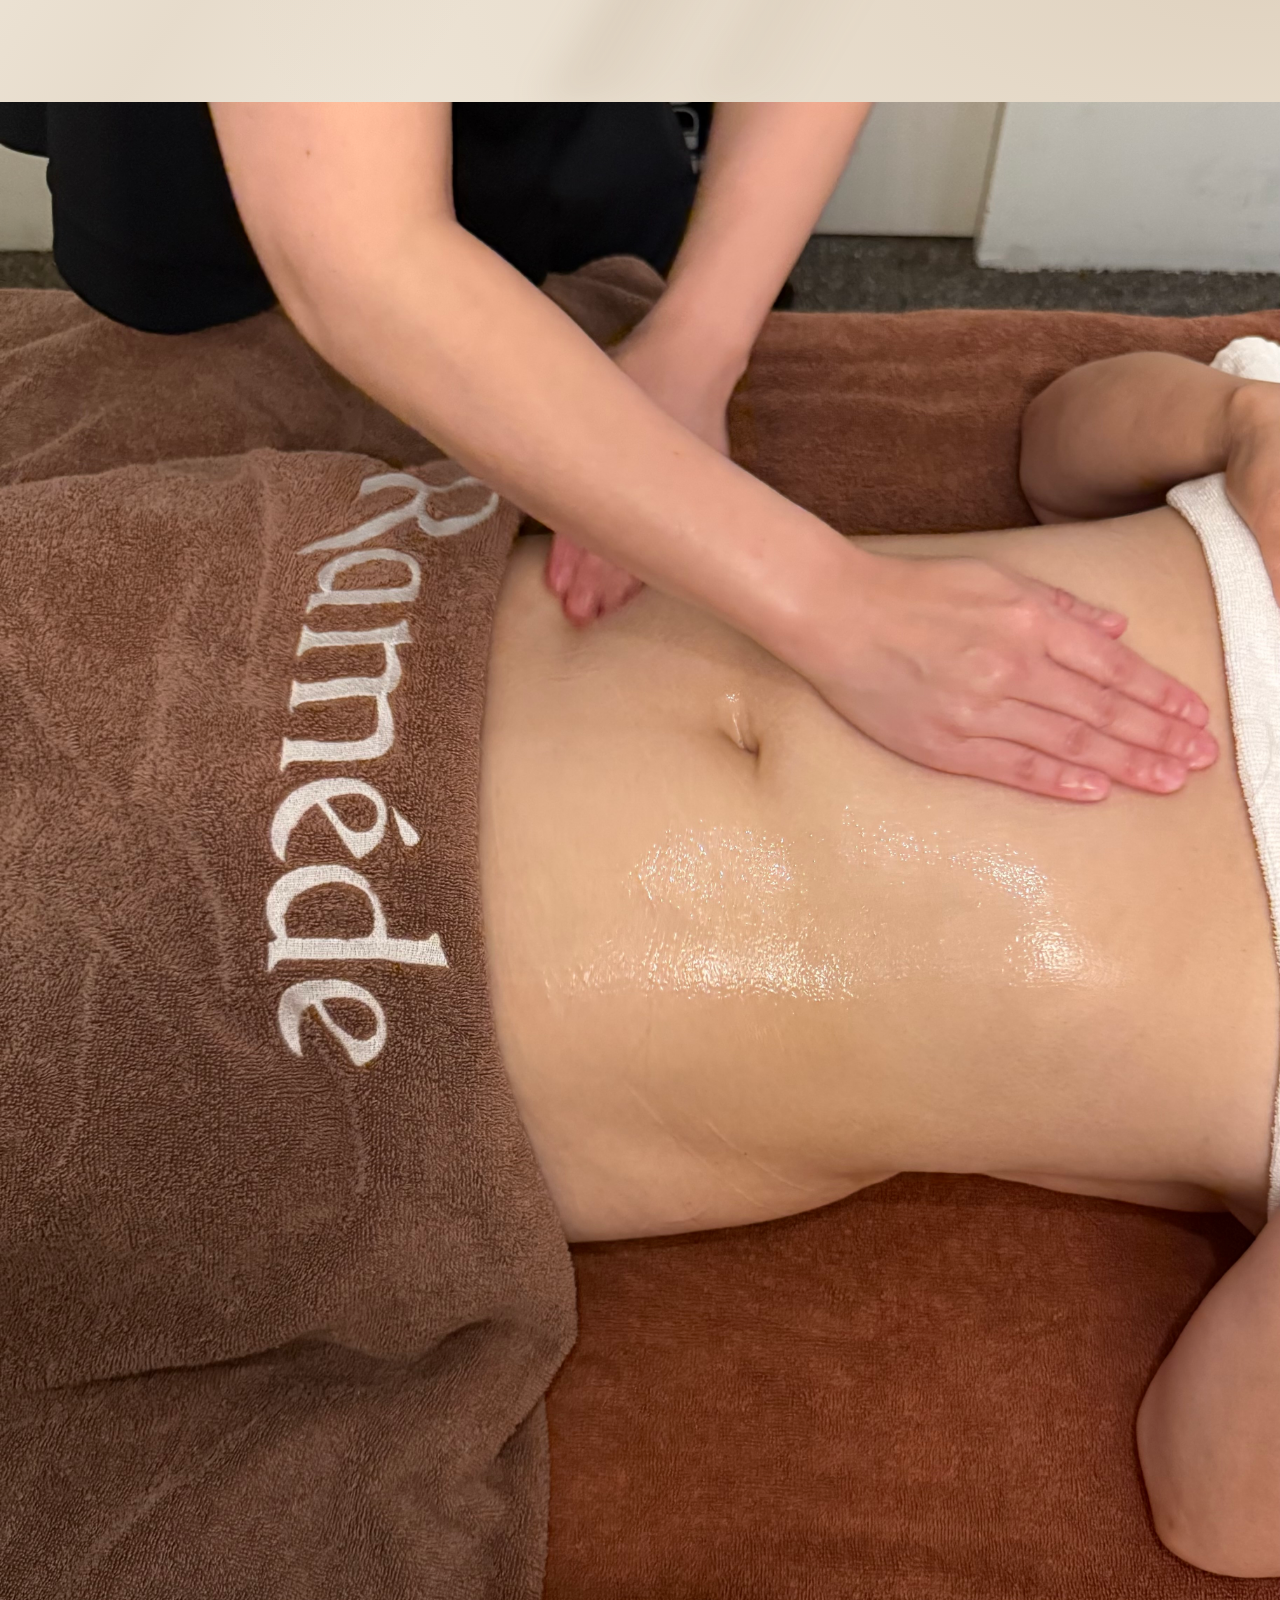
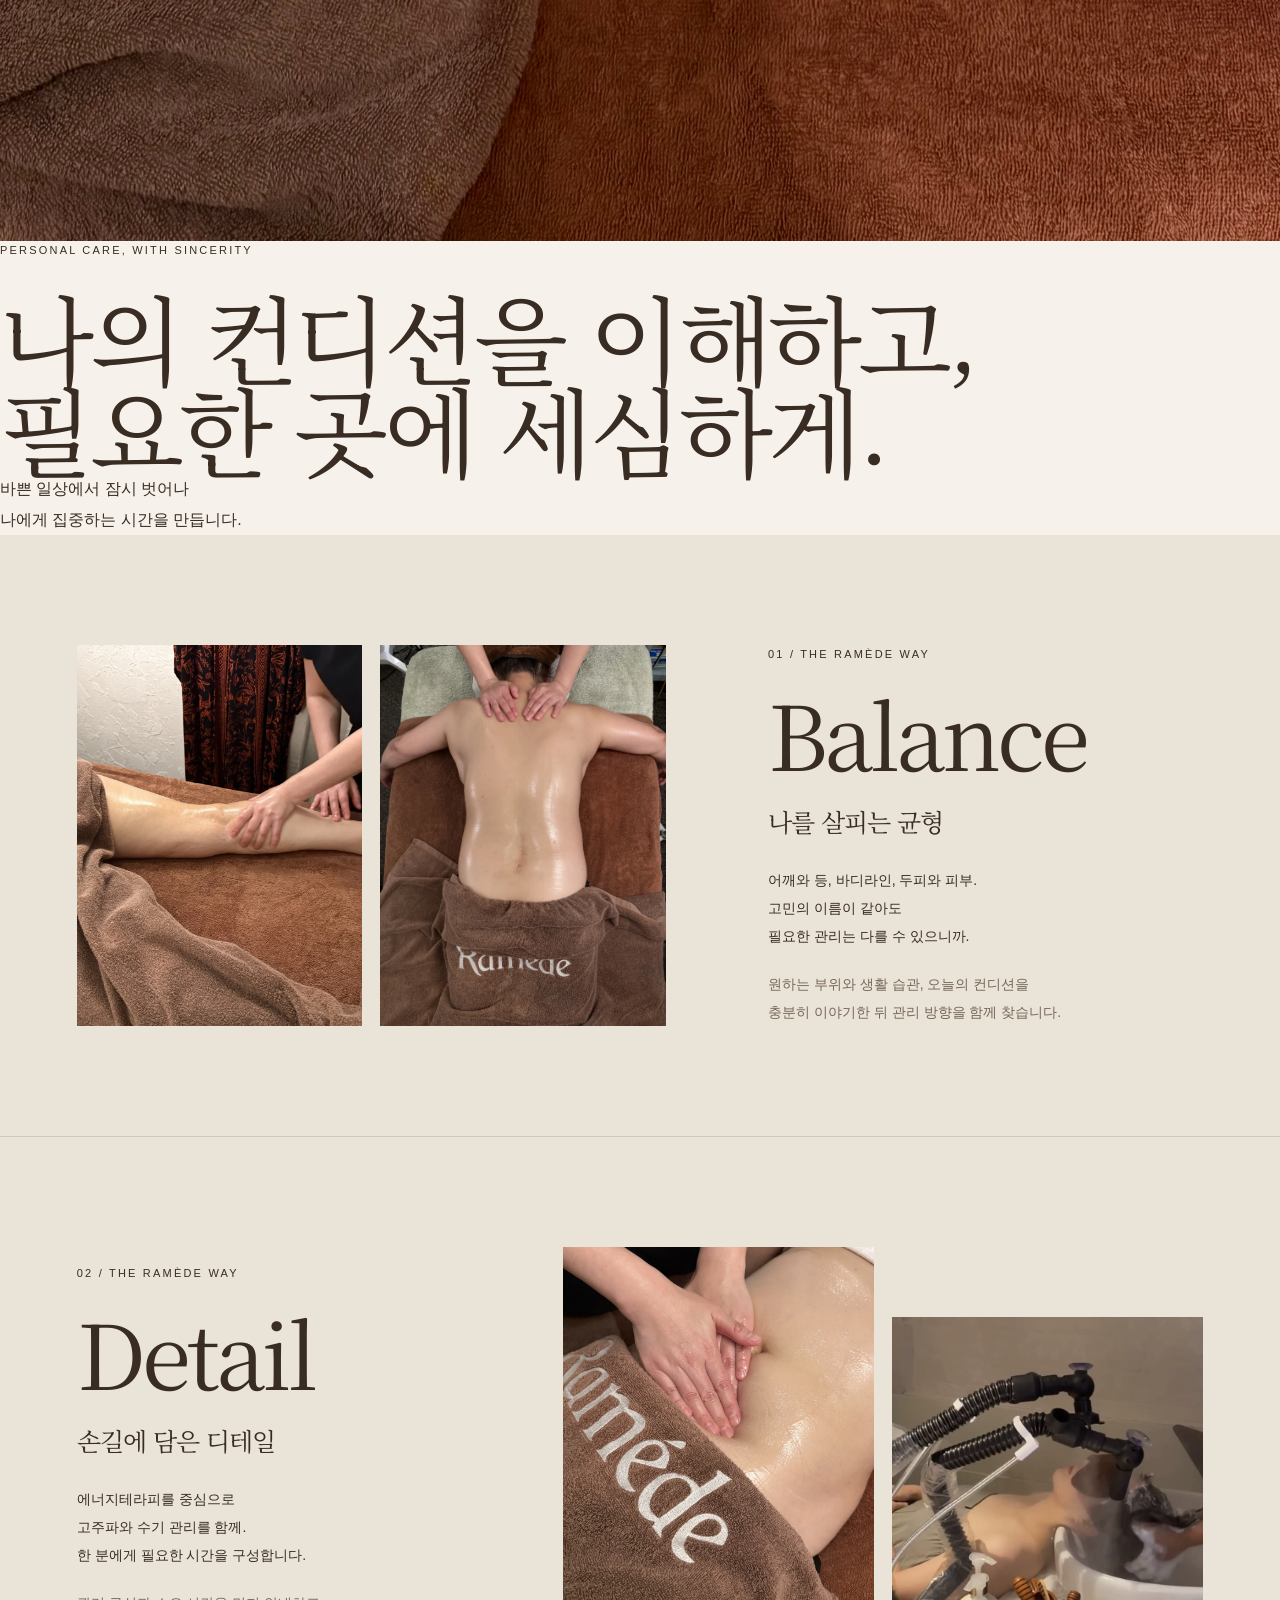
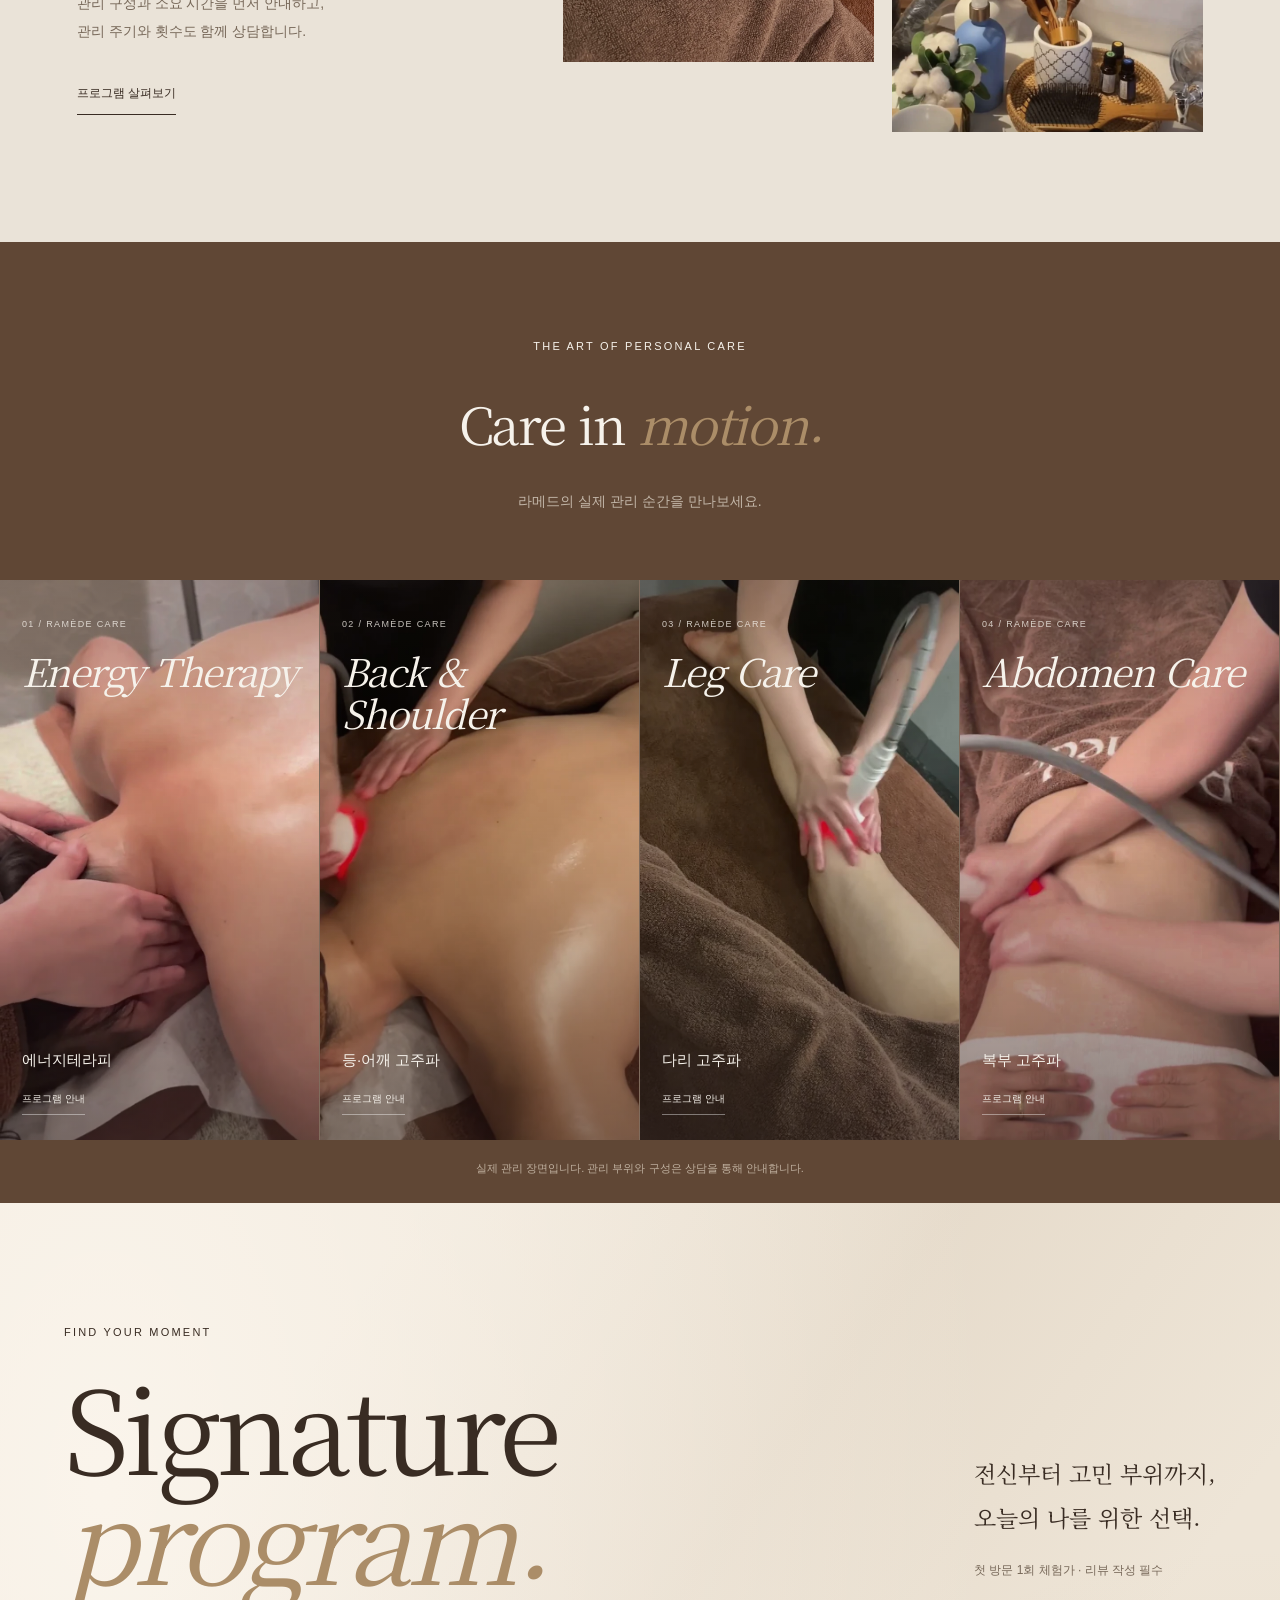
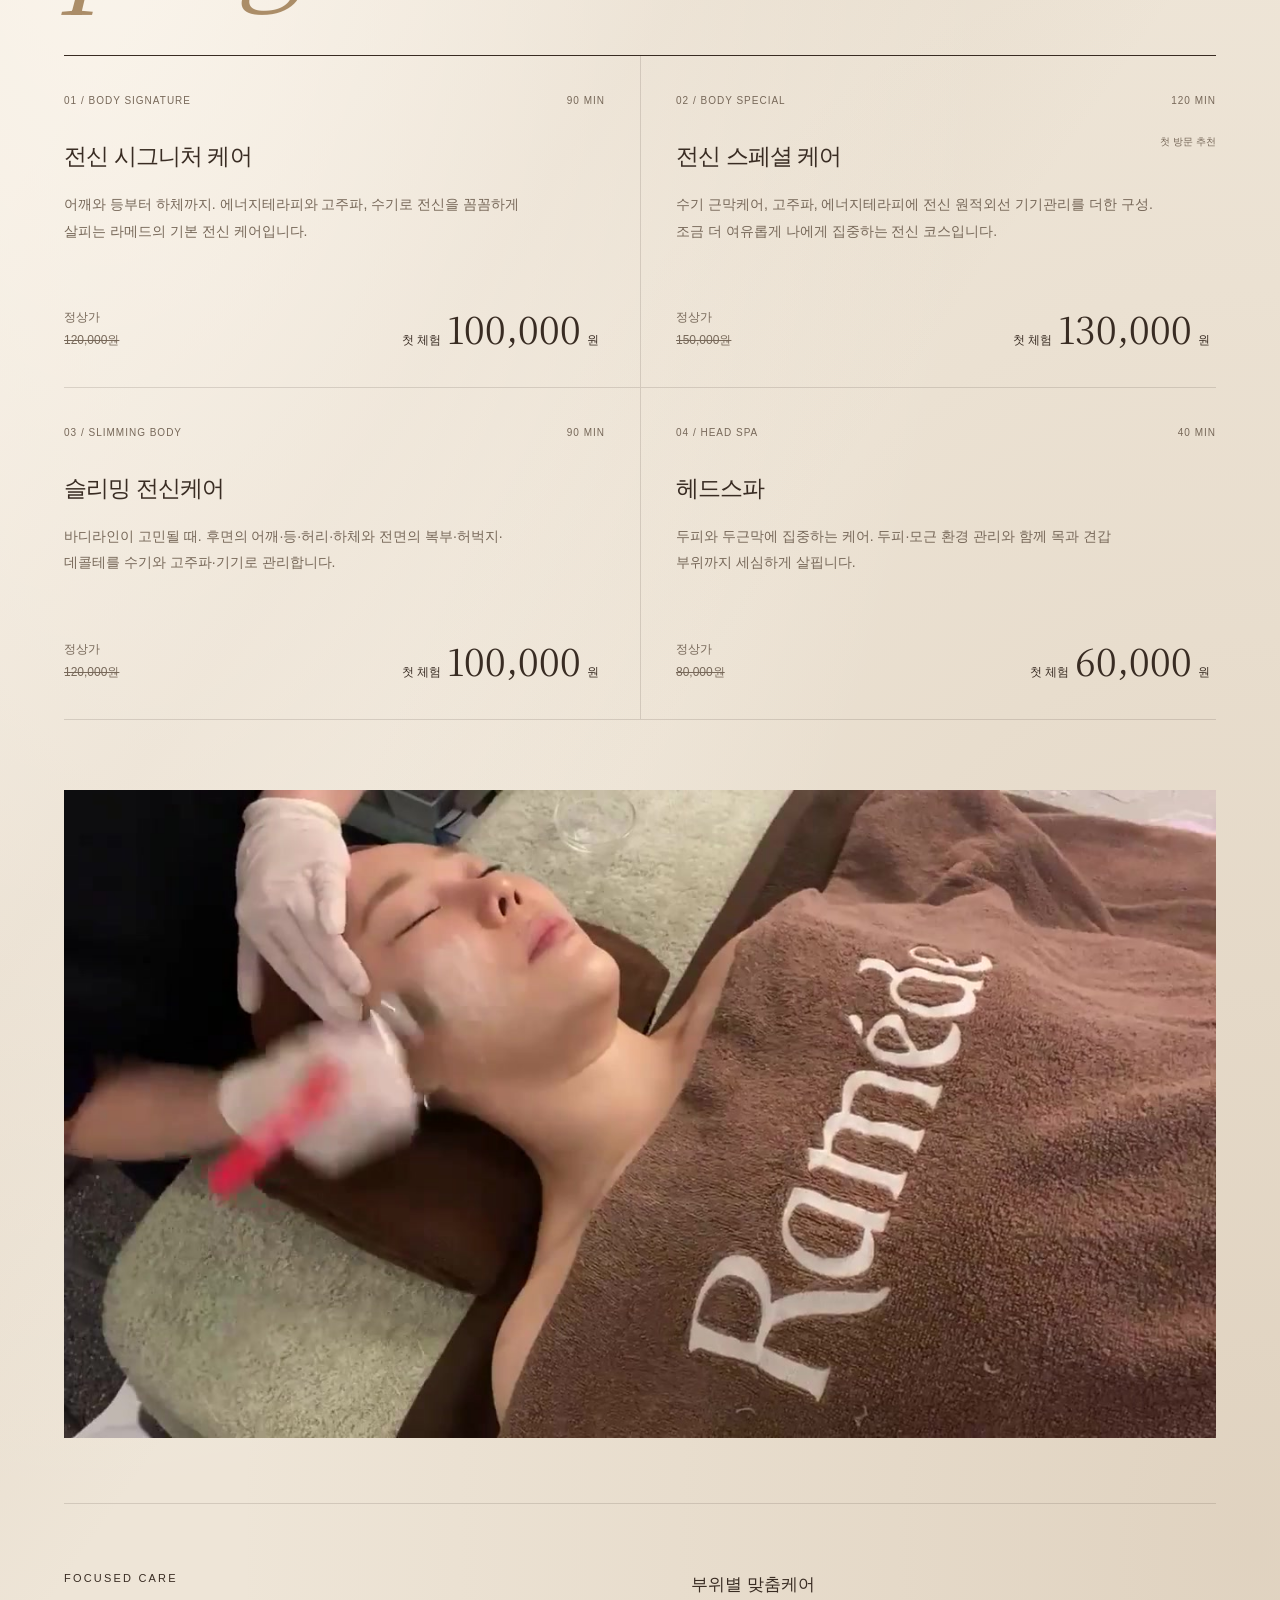
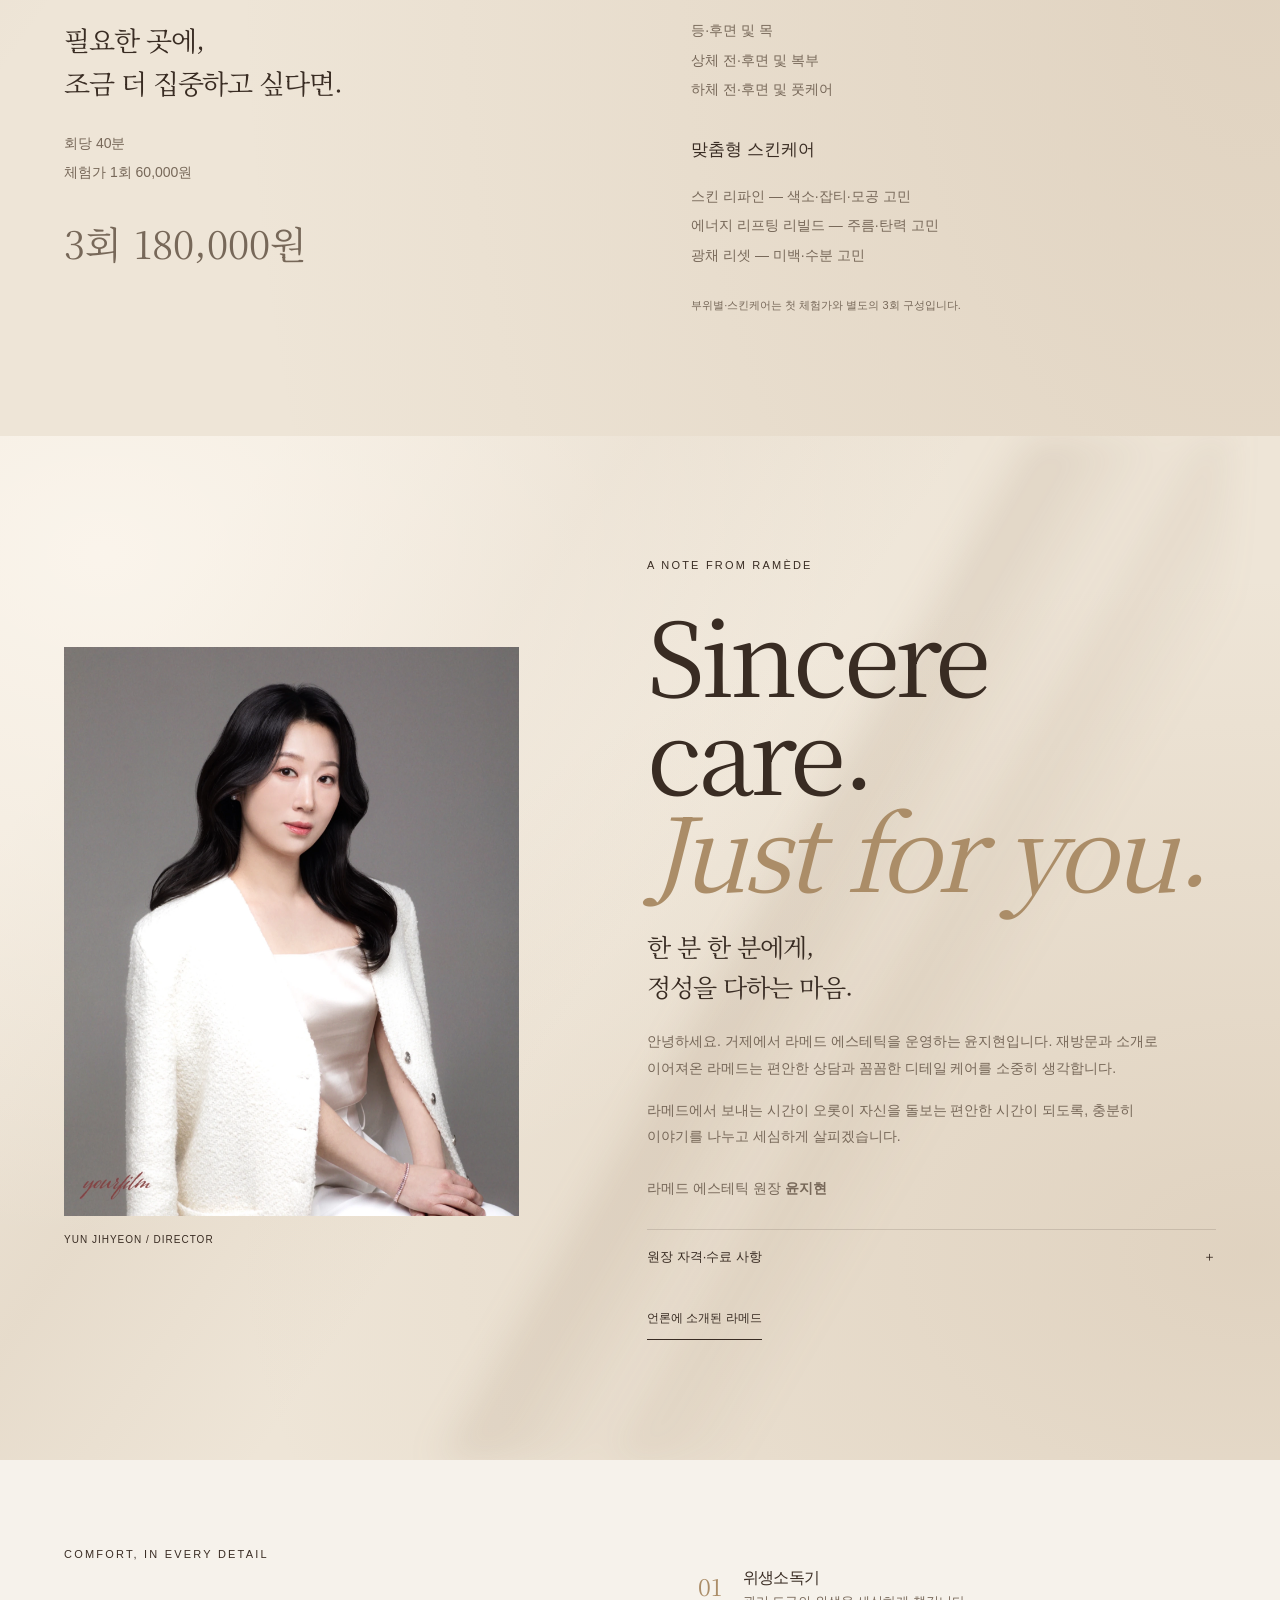
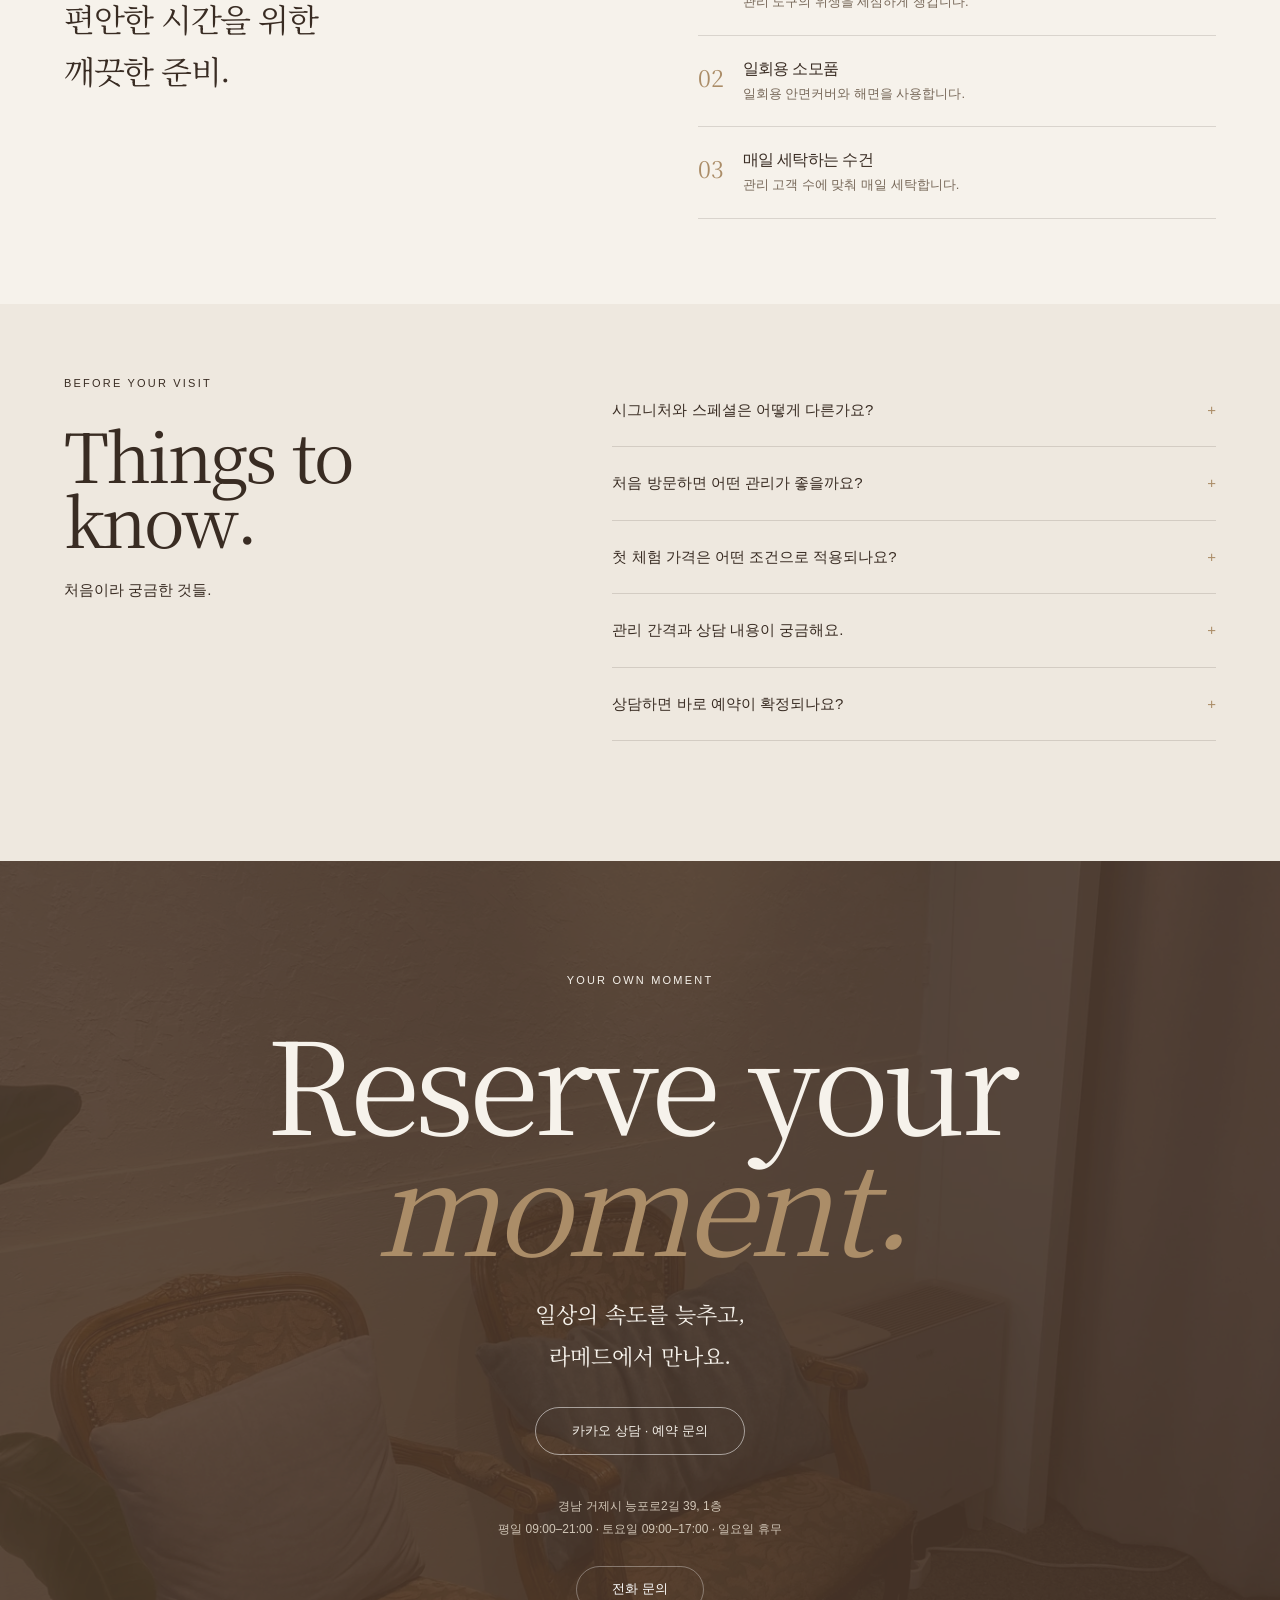
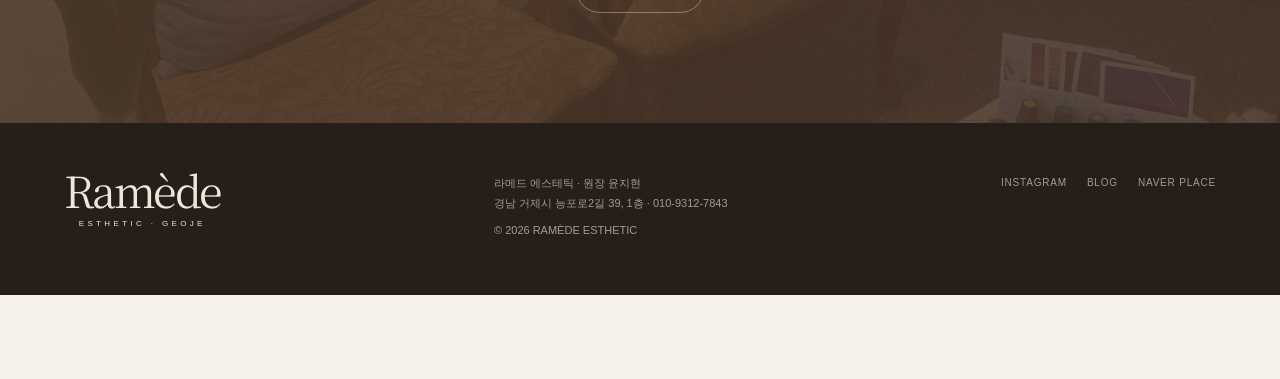
<file: background-preview.html>
<!doctype html>
<html lang="ko"><head><meta charset="utf-8"><script>/* Set the initial position before content or fragment targets are parsed. */if('scrollRestoration' in history)history.scrollRestoration='manual';if(location.hash)history.replaceState(history.state,'',location.pathname+location.search);window.scrollTo({top:0,left:0,behavior:'instant'});window.addEventListener('pageshow',function(e){if(e.persisted)window.scrollTo({top:0,left:0,behavior:'instant'});});</script><meta name="viewport" content="width=device-width,initial-scale=1"><meta name="theme-color" content="#49382c"><title>라메드 에스테틱 | 거제, 오롯이 나를 돌보는 시간</title><meta name="description" content="한 분 한 분의 컨디션을 살피는 라메드 에스테틱. 거제 능포동 에너지테라피·고주파·수기·헤드스파·맞춤 스킨케어. 상담 및 프로그램 안내."><meta property="og:title" content="라메드 에스테틱"><meta property="og:description" content="오롯이 나를 돌보는 시간, 라메드"><link rel="icon" href="favicon.svg"><link rel="preconnect" href="https://fonts.googleapis.com"><link rel="preconnect" href="https://fonts.gstatic.com" crossorigin><link href="https://fonts.googleapis.com/css2?family=Noto+Serif+KR:wght@400;500;600&display=swap" rel="stylesheet"><link rel="stylesheet" href="style.css?v=20261109-r39"><script defer src="script.js?v=20261109-r39"></script><style>
/* Preview: soft daylight and architectural shadows in brand colors. */
.brand-story,.program,.director{position:relative;isolation:isolate;overflow:hidden;background-color:#eee5d7}
.brand-story:before,.program:before,.director:before{content:'';position:absolute;inset:-10%;z-index:-1;pointer-events:none;background:radial-gradient(ellipse at 15% 18%,#fffaf3b8,transparent 48%),radial-gradient(ellipse at 90% 75%,#b69b7b40,transparent 52%),linear-gradient(125deg,transparent 20%,#b49c7f22 35%,transparent 49%);animation:ambient-light 20s ease-in-out infinite alternate}
.brand-story:after,.director:after{content:'';position:absolute;inset:0;z-index:-1;pointer-events:none;background:linear-gradient(120deg,transparent 0 57%,#8d715424 59%,transparent 66%,#8d715416 68%,transparent 74%);filter:blur(16px);transform:translateX(-4%);animation:ambient-shadow 24s ease-in-out infinite alternate}
@keyframes ambient-light{from{transform:translate3d(-2%,0,0);opacity:.65}to{transform:translate3d(2%,1%,0);opacity:1}}
@keyframes ambient-shadow{to{transform:translateX(3%);opacity:.55}}
@media(prefers-reduced-motion:reduce){.brand-story:before,.program:before,.director:before,.brand-story:after,.director:after{animation:none}}
</style></head><body>
<a href="#main" class="skip">본문 바로가기</a>
<header class="site-header"><a class="logo" href="#" aria-label="라메드 처음으로">Ramède<span>ESTHETIC</span></a><nav id="nav" aria-label="주 메뉴"><a href="#about">ABOUT</a><a href="#philosophy">OUR CARE</a><a href="#films">CARE FILMS</a><a href="#program">PROGRAM</a><a href="#director">DIRECTOR</a><a href="#visit">LOCATION</a></nav><aside class="quick"><button aria-label="빠른 메뉴 열기" aria-expanded="false" aria-controls="quick-links"><span>상담</span></button><div id="quick-links" hidden><a href="https://pf.kakao.com/_sExnTn" target="_blank" rel="noopener">카카오 상담</a><a href="tel:01093127843">전화 문의</a><a href="#visit">오시는 길</a></div></aside><button class="menu-toggle" aria-label="메뉴 열기" aria-expanded="false" aria-controls="nav"><span></span><span></span></button></header>
<main id="main">
<section class="hero" aria-label="라메드 소개"><video class="hero-film" muted autoplay loop playsinline preload="auto" poster="hero-unified-desktop-r23.webp" aria-label="라메드의 실제 등 관리 영상"><source src="hero-unified-mobile-r23.mp4" media="(max-width:760px)" type="video/mp4"><source src="hero-unified-desktop-r23.mp4" type="video/mp4"></video><picture><source media="(max-width:760px)" srcset="hero-unified-mobile-r23.webp"><img class="motion-poster hero-poster" src="hero-unified-desktop-r23.webp" alt="라메드의 실제 등 관리 장면"></picture><div class="hero-shade"></div><div class="hero-center"><p class="hero-location">GEOJE · PRIVATE ESTHETIC</p><p class="hero-wordmark">Ramède</p><p class="hero-submark">E S T H E T I C</p><h1>오롯이, 나를 돌보는 시간.</h1><p class="hero-description">오늘의 컨디션을 듣고<br>한 분에게 집중하는 세심한 에너지테라피.</p><a class="outline-link" href="https://pf.kakao.com/_sExnTn" target="_blank" rel="noopener">나에게 맞는 관리 상담 </a><a class="scroll-cue" href="#about"><span>SCROLL</span><i></i></a></div><a class="hero-event" href="#program"><span>FIRST VISIT</span><div>처음 만나는 라메드, 첫 체험 혜택<small>첫 방문 1회 · 리뷰 작성 필수</small></div></a></section>
<section class="facts" id="facts" aria-label="라메드의 관리 원칙"><div class="fact-item" style="--fact-order:0"><span class="sr-only">운영 4년 차</span><span class="fact-value" aria-hidden="true"><span data-count-to="4">4</span><span class="fact-unit">년차</span></span><p>에스테틱 운영 경험</p></div><div class="fact-item" style="--fact-order:1"><span class="sr-only">누적 방문고객 1200명 이상</span><span class="fact-value" aria-hidden="true"><span data-count-to="1200" data-count-format="ko-KR">1,200</span><span class="fact-unit">명+</span></span><p>누적 방문고객</p></div><div class="fact-item" style="--fact-order:2"><span class="sr-only">100퍼센트 1대1 맞춤 케어</span><span class="fact-value" aria-hidden="true"><span data-count-to="100">100</span>%</span><p>1:1 맞춤 케어</p></div></section>
<section id="about" class="brand-story"><div class="story-line reveal"><p class="small-label">THE START OF YOUR CARE</p><h2><em>Listen</em> to you.</h2><p>좋은 관리는,<br>당신의 이야기를 듣는 것부터.</p></div><div class="story-line story-second reveal"><h2><em>Care</em> for you.</h2><p>같은 관리보다<br>오늘의 나에게 맞는 관리.</p><span class="story-fine">ENERGY THERAPY · RADIO FREQUENCY · MANUAL CARE</span></div></section>
<section class="brand-promise"><img src="promise-abdomen-20261106.jpeg" alt="라메드에서 진행하는 실제 복부 수기 관리 장면" loading="lazy"><div class="promise-shade"></div><div class="reveal"><p class="small-label">PERSONAL CARE, WITH SINCERITY</p><h2>나의 컨디션을 이해하고,<br>필요한 곳에 세심하게.</h2><p>바쁜 일상에서 잠시 벗어나<br>나에게 집중하는 시간을 만듭니다.</p></div></section>
<div class="philosophy" id="philosophy"><section class="balance feature"><div class="balance-photos reveal"><figure><img src="balance-small.webp" width="1600" height="1200" alt="라메드의 실제 하체 수기 관리 사진" loading="lazy"></figure><figure><img src="balance-large.webp" width="1350" height="1800" alt="라메드의 실제 등과 어깨 수기 관리 사진" loading="lazy"></figure></div><div class="feature-copy reveal"><p class="section-no">01 / THE RAMÈDE WAY</p><h2>Balance</h2><h3>나를 살피는 균형</h3><p>어깨와 등, 바디라인, 두피와 피부.<br>고민의 이름이 같아도<br>필요한 관리는 다를 수 있으니까.</p><p class="subtle">원하는 부위와 생활 습관, 오늘의 컨디션을<br>충분히 이야기한 뒤 관리 방향을 함께 찾습니다.</p></div></section>
<section class="detail feature"><div class="feature-copy reveal"><p class="section-no">02 / THE RAMÈDE WAY</p><h2>Detail</h2><h3>손길에 담은 디테일</h3><p>에너지테라피를 중심으로<br>고주파와 수기 관리를 함께.<br>한 분에게 필요한 시간을 구성합니다.</p><p class="subtle">관리 구성과 소요 시간을 먼저 안내하고,<br>관리 주기와 횟수도 함께 상담합니다.</p><a class="underlined" href="#program">프로그램 살펴보기</a></div><div class="detail-photo reveal"><img src="selected-photo-2-20261104.webp" alt="라메드의 실제 관리 손길" loading="lazy"><img src="detail-headspa-clean.webp" alt="라메드의 실제 헤드스파 관리 장면" loading="lazy"></div></section>
<section class="films" id="films"><div class="films-heading reveal"><p class="small-label">THE ART OF PERSONAL CARE</p><h2>Care in <em>motion.</em></h2><p>라메드의 실제 관리 순간을 만나보세요.</p></div><div class="film-grid"><article class="film-card reveal"><video muted autoplay loop playsinline preload="metadata" poster="selected-energy-20261104.webp" aria-label="라메드의 실제 에너지테라피 관리 영상"><source src="selected-energy-20261104.mp4" type="video/mp4"></video><img class="motion-poster" src="selected-energy-20261104.webp" alt="라메드의 실제 에너지테라피 관리 장면" loading="lazy"><div class="film-shade"></div><div class="film-top"><span>01 / RAMÈDE CARE</span><h3>Energy Therapy</h3></div><div class="film-bottom"><p>에너지테라피</p><a href="#program-01" class="pill">프로그램 안내</a></div></article><article class="film-card reveal"><video muted autoplay loop playsinline preload="metadata" poster="selected-back-20261104.webp" aria-label="라메드의 실제 등·어깨 고주파 관리 영상"><source src="selected-back-20261104.mp4" type="video/mp4"></video><img class="motion-poster" src="selected-back-20261104.webp" alt="라메드의 실제 등·어깨 고주파 관리 장면" loading="lazy"><div class="film-shade"></div><div class="film-top"><span>02 / RAMÈDE CARE</span><h3>Back & Shoulder</h3></div><div class="film-bottom"><p>등·어깨 고주파</p><a href="#program-01" class="pill">프로그램 안내</a></div></article><article class="film-card reveal"><video muted autoplay loop playsinline preload="metadata" poster="selected-leg-rf-20261104.webp" aria-label="라메드의 실제 다리 고주파 관리 영상"><source src="selected-leg-rf-20261104.mp4" type="video/mp4"></video><img class="motion-poster" src="selected-leg-rf-20261104.webp" alt="라메드의 실제 다리 고주파 관리 장면" loading="lazy"><div class="film-shade"></div><div class="film-top"><span>03 / RAMÈDE CARE</span><h3>Leg Care</h3></div><div class="film-bottom"><p>다리 고주파</p><a href="#program-03" class="pill">프로그램 안내</a></div></article><article class="film-card reveal"><video muted autoplay loop playsinline preload="metadata" poster="selected-abdomen-20261104.webp" aria-label="라메드의 실제 복부 고주파 관리 영상"><source src="selected-abdomen-20261104.mp4" type="video/mp4"></video><img class="motion-poster" src="selected-abdomen-20261104.webp" alt="라메드의 실제 복부 고주파 관리 장면" loading="lazy"><div class="film-shade"></div><div class="film-top"><span>04 / RAMÈDE CARE</span><h3>Abdomen Care</h3></div><div class="film-bottom"><p>복부 고주파</p><a href="#program-01" class="pill">프로그램 안내</a></div></article></div><p class="film-note">실제 관리 장면입니다. 관리 부위와 구성은 상담을 통해 안내합니다.</p></section>
<section class="program section" id="program"><div class="program-heading reveal"><div><p class="small-label">FIND YOUR MOMENT</p><h2>Signature<br><em>program.</em></h2></div><div class="program-intro"><p>전신부터 고민 부위까지,<br>오늘의 나를 위한 선택.</p><span>첫 방문 1회 체험가 · 리뷰 작성 필수</span></div></div><div class="program-grid"><article class="program-item reveal" id="program-01"><div class="program-top"><span>01 / BODY SIGNATURE</span><b>90 MIN</b></div><h3>전신 시그니처 케어</h3><p>어깨와 등부터 하체까지. 에너지테라피와 고주파, 수기로 전신을 꼼꼼하게 살피는 라메드의 기본 전신 케어입니다.</p><div class="price"><span>정상가 <s>120,000원</s></span><strong><small>첫 체험</small>100,000<small>원</small></strong></div></article>
<article class="program-item featured reveal" id="program-02"><div class="program-top"><span>02 / BODY SPECIAL</span><b>120 MIN</b></div><div class="recommend">첫 방문 추천</div><h3>전신 스페셜 케어</h3><p>수기 근막케어, 고주파, 에너지테라피에 전신 원적외선 기기관리를 더한 구성. 조금 더 여유롭게 나에게 집중하는 전신 코스입니다.</p><div class="price"><span>정상가 <s>150,000원</s></span><strong><small>첫 체험</small>130,000<small>원</small></strong></div></article>
<article class="program-item reveal" id="program-03"><div class="program-top"><span>03 / SLIMMING BODY</span><b>90 MIN</b></div><h3>슬리밍 전신케어</h3><p>바디라인이 고민될 때. 후면의 어깨·등·허리·하체와 전면의 복부·허벅지·데콜테를 수기와 고주파·기기로 관리합니다.</p><div class="price"><span>정상가 <s>120,000원</s></span><strong><small>첫 체험</small>100,000<small>원</small></strong></div></article>
<article class="program-item reveal" id="program-04"><div class="program-top"><span>04 / HEAD SPA</span><b>40 MIN</b></div><h3>헤드스파</h3><p>두피와 두근막에 집중하는 케어. 두피·모근 환경 관리와 함께 목과 견갑 부위까지 세심하게 살핍니다.</p><div class="price"><span>정상가 <s>80,000원</s></span><strong><small>첫 체험</small>60,000<small>원</small></strong></div></article></div><div class="selected-care-photos program-care-film"><img class="program-film-fallback" src="program-skin-shoulder-r32.jpg" alt="라메드의 실제 스킨케어 관리 장면" width="1280" height="720"><video muted autoplay loop playsinline webkit-playsinline preload="auto" poster="program-skin-shoulder-r32.jpg" aria-label="라메드의 스킨케어와 승모근 관리 영상"><source src="program-skin-shoulder-r28.mp4" type="video/mp4"></video></div><div class="focused reveal"><div><p class="small-label">FOCUSED CARE</p><h3>필요한 곳에,<br>조금 더 집중하고 싶다면.</h3><p class="focused-price">회당 40분 <span>체험가 1회 60,000원</span><strong>3회 180,000원</strong></p></div><div><h4>부위별 맞춤케어</h4><p>등·후면 및 목<br>상체 전·후면 및 복부<br>하체 전·후면 및 풋케어</p><h4>맞춤형 스킨케어</h4><p>스킨 리파인 — 색소·잡티·모공 고민<br>에너지 리프팅 리빌드 — 주름·탄력 고민<br>광채 리셋 — 미백·수분 고민</p><small>부위별·스킨케어는 첫 체험가와 별도의 3회 구성입니다.</small></div></div></section></div>
<section class="director section" id="director"><div class="director-photo reveal"><img src="director.webp" alt="라메드 에스테틱 윤지현 원장 프로필" loading="lazy"><span>YUN JIHYEON / DIRECTOR</span></div><div class="director-copy reveal"><p class="small-label">A NOTE FROM RAMÈDE</p><h2>Sincere care.<br><em>Just for you.</em></h2><h3>한 분 한 분에게,<br>정성을 다하는 마음.</h3><p>안녕하세요. 거제에서 라메드 에스테틱을 운영하는 윤지현입니다. 재방문과 소개로 이어져온 라메드는 편안한 상담과 꼼꼼한 디테일 케어를 소중히 생각합니다.</p><p>라메드에서 보내는 시간이 오롯이 자신을 돌보는 편안한 시간이 되도록, 충분히 이야기를 나누고 세심하게 살피겠습니다.</p><p class="signature">라메드 에스테틱 원장 <strong>윤지현</strong></p><details class="credentials"><summary>원장 자격·수료 사항 <span>＋</span></summary><ul><li>에스테틱 운영 4년 차</li><li>피부관리사 국가자격증 취득 / 종합미용사 면허 취득</li><li>에너지테라피 자격증 2급 수료</li><li>체형관리사·두피관리사 자격증 1급 수료</li><li>경락마사지 강사증 1급 수료</li></ul></details><a class="underlined" href="https://www.sikyungnews.com/news_view.jsp?ncd=4983" target="_blank" rel="noopener">언론에 소개된 라메드</a></div></section>
<section class="hygiene section"><div class="reveal"><p class="small-label">COMFORT, IN EVERY DETAIL</p><h2>편안한 시간을 위한<br>깨끗한 준비.</h2></div><div class="hygiene-items reveal"><div><span>01</span><h3>위생소독기</h3><p>관리 도구의 위생을 세심하게 챙깁니다.</p></div><div><span>02</span><h3>일회용 소모품</h3><p>일회용 안면커버와 해면을 사용합니다.</p></div><div><span>03</span><h3>매일 세탁하는 수건</h3><p>관리 고객 수에 맞춰 매일 세탁합니다.</p></div></div></section>
<section class="faq section"><div class="reveal"><p class="small-label">BEFORE YOUR VISIT</p><h2>Things to know.</h2><p>처음이라 궁금한 것들.</p></div><div class="faq-list reveal"><details><summary>시그니처와 스페셜은 어떻게 다른가요?</summary><p>시그니처는 90분, 스페셜은 120분입니다. 스페셜은 전신 원적외선 기기관리가 포함되어 관리 시간에 차이가 있습니다. 자세한 구성은 상담 시 안내합니다.</p></details><details><summary>처음 방문하면 어떤 관리가 좋을까요?</summary><p>처음에는 첫 체험 가격으로 전신 스페셜 케어를 추천드립니다. 다만 원하는 관리 부위와 컨디션을 먼저 듣고 적합한 구성을 함께 상담합니다.</p></details><details><summary>첫 체험 가격은 어떤 조건으로 적용되나요?</summary><p>처음 방문하시는 고객에게 1회 적용하며 리뷰 작성이 필수입니다. 전신 시그니처·스페셜·슬리밍·헤드스파에 적용됩니다. 부위별 맞춤케어와 스킨케어는 별도의 3회 구성입니다.</p></details><details><summary>관리 간격과 상담 내용이 궁금해요.</summary><p>일반적으로 주 1회 간격을 안내하되, 컨디션과 관리 목적에 따라 달라집니다. 상담에서는 불편한 부위, 질환 여부, 운동·수면 습관, 스트레스와 부종 등 전반적인 컨디션을 확인합니다.</p></details><details><summary>상담하면 바로 예약이 확정되나요?</summary><p>원하는 관리와 방문 일정을 알려주시면 가능한 시간을 상담 후 안내합니다. 카카오채널 또는 전화로 먼저 문의해주세요. 운영시간 조율도 상담 가능합니다.</p></details></div></section>
<section class="visit" id="visit"><img src="space.webp" alt="브라운 가구와 차분한 벽면의 라메드 매장 공간" loading="lazy"><div class="visit-shade"></div><div class="visit-content reveal"><p class="small-label">YOUR OWN MOMENT</p><h2>Reserve your<br><em>moment.</em></h2><p>일상의 속도를 늦추고,<br>라메드에서 만나요.</p><a href="https://pf.kakao.com/_sExnTn" target="_blank" rel="noopener" class="outline-link">카카오 상담 · 예약 문의 </a><div class="visit-info"><p>경남 거제시 능포로2길 39, 1층</p><p>평일 09:00–21:00 · 토요일 09:00–17:00 · 일요일 휴무</p><a href="tel:01093127843" aria-label="라메드 전화 문의 010-9312-7843">전화 문의</a></div></div></section>
</main><footer><a class="logo" href="#">Ramède<span>ESTHETIC · GEOJE</span></a><div><p>라메드 에스테틱 · 원장 윤지현</p><p>경남 거제시 능포로2길 39, 1층 · 010-9312-7843</p><small>© 2026 RAMÈDE ESTHETIC</small></div><div class="social"><a href="https://www.instagram.com/ramede_spa/" target="_blank" rel="noopener">INSTAGRAM</a><a href="https://blog.naver.com/ramede_spa" target="_blank" rel="noopener">BLOG</a><a href="https://map.naver.com/p/entry/place/1915856797?placePath=%2Fhome" target="_blank" rel="noopener">NAVER PLACE</a></div></footer>

<div class="fixed-bar" aria-label="빠른 상담"><p>오롯이 나를 돌보는 시간, <strong>라메드.</strong></p><a href="tel:01093127843">전화 문의</a><a href="https://map.naver.com/p/entry/place/1915856797?placePath=%2Fhome" target="_blank" rel="noopener">네이버 플레이스</a><a class="fixed-primary" href="https://pf.kakao.com/_sExnTn" target="_blank" rel="noopener">상담 · 예약 문의</a></div>
</body></html>
</file>
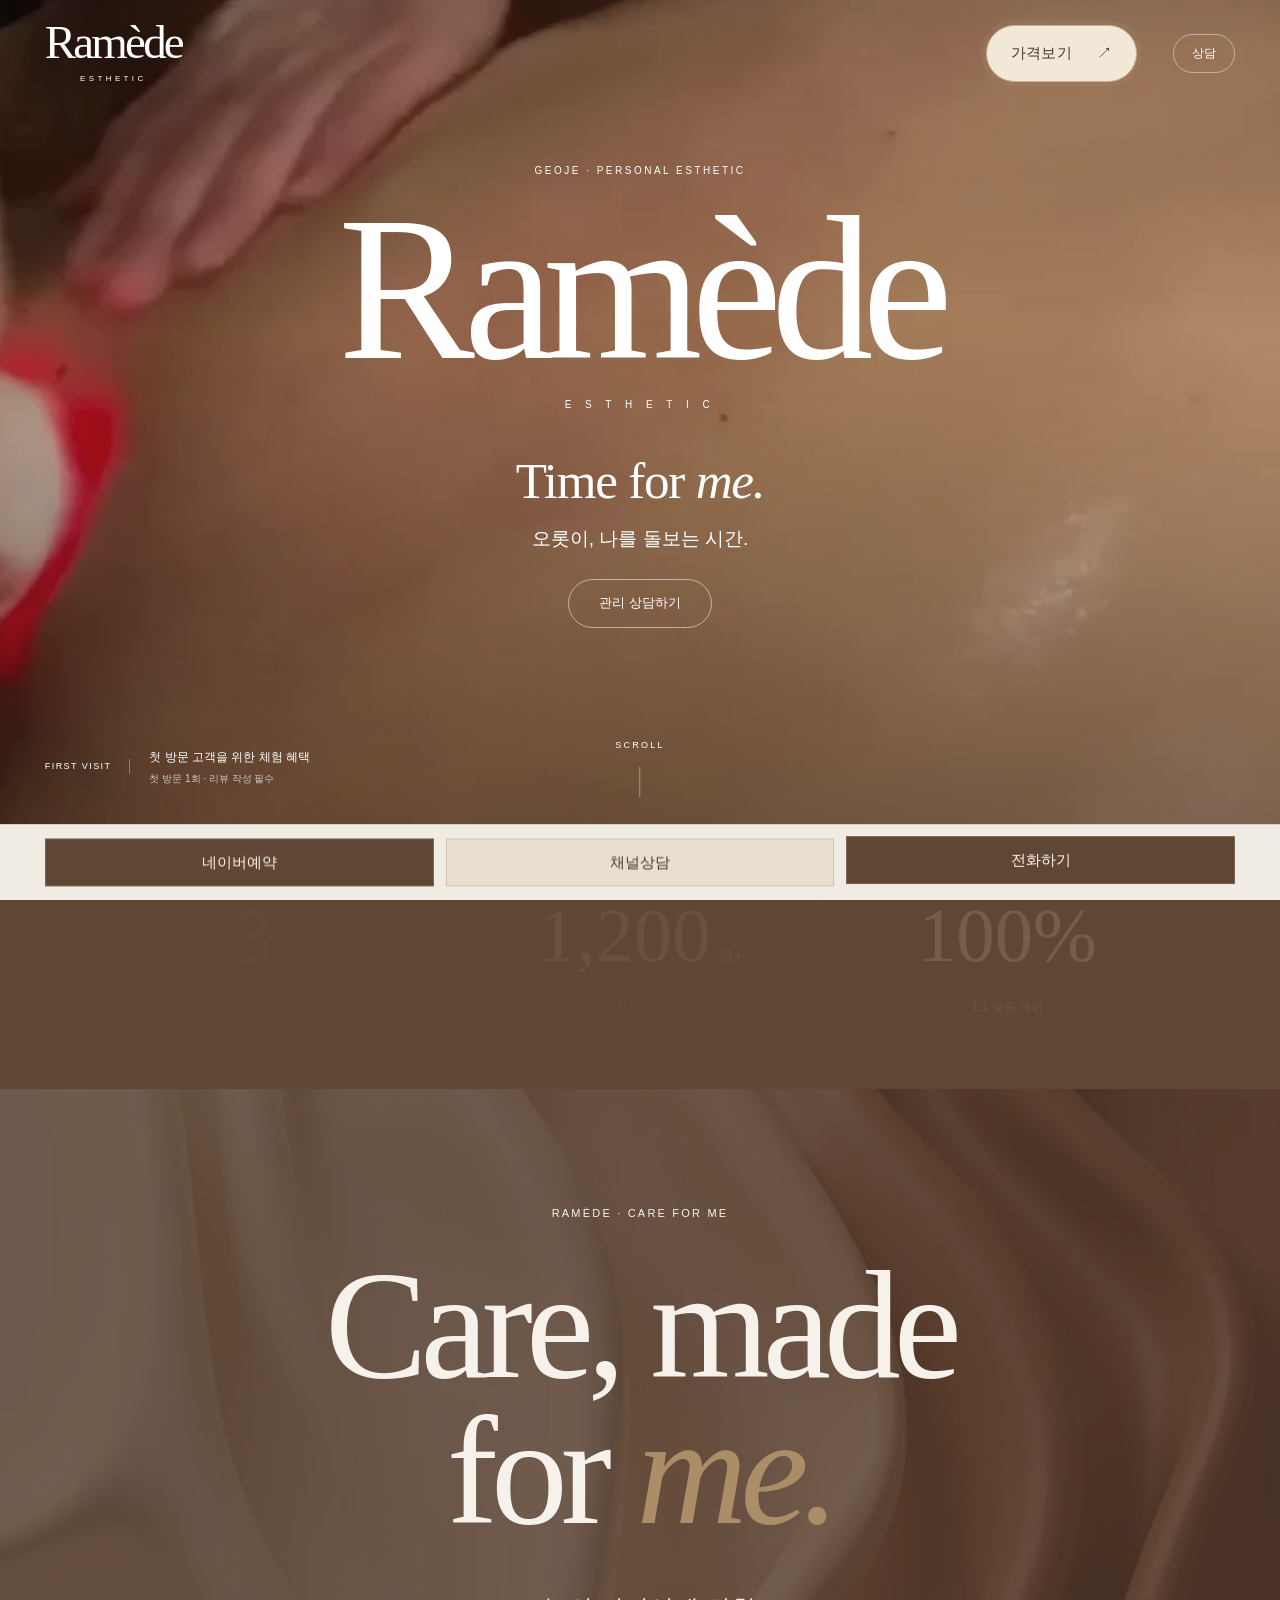
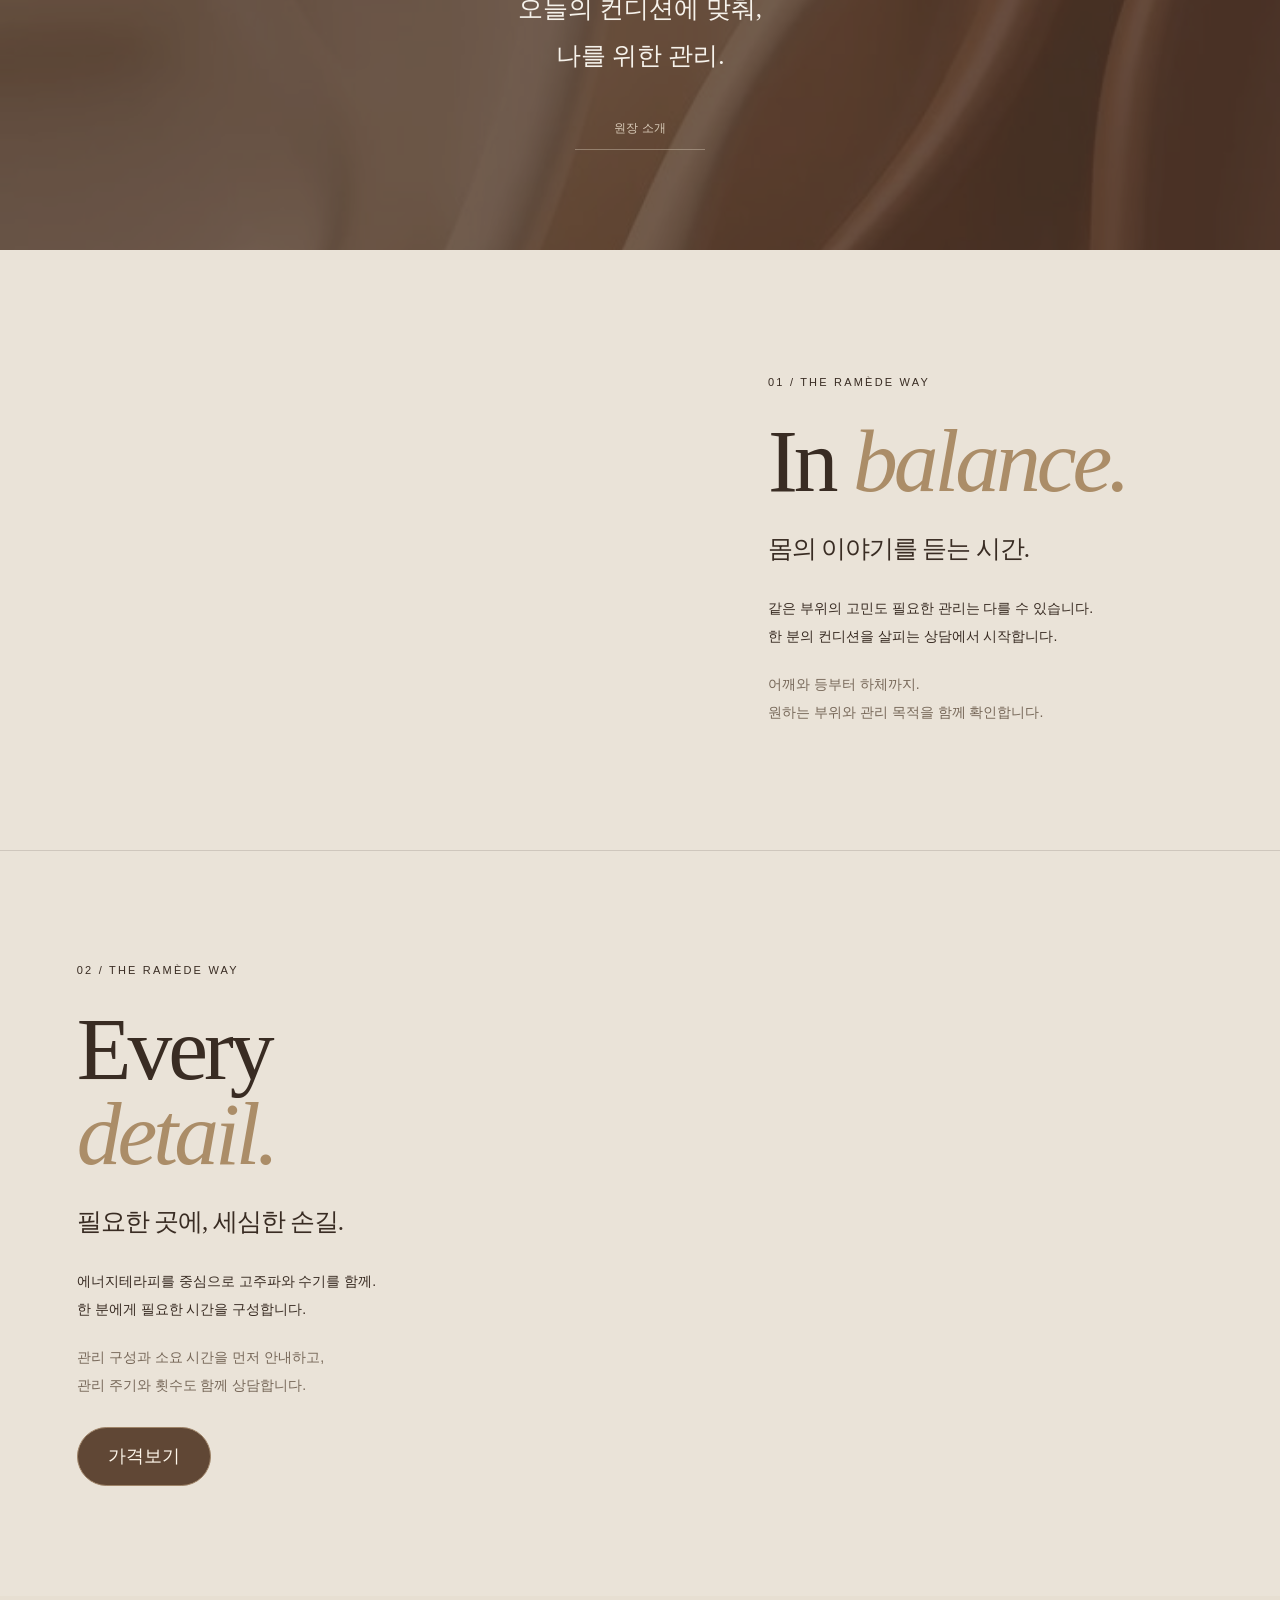
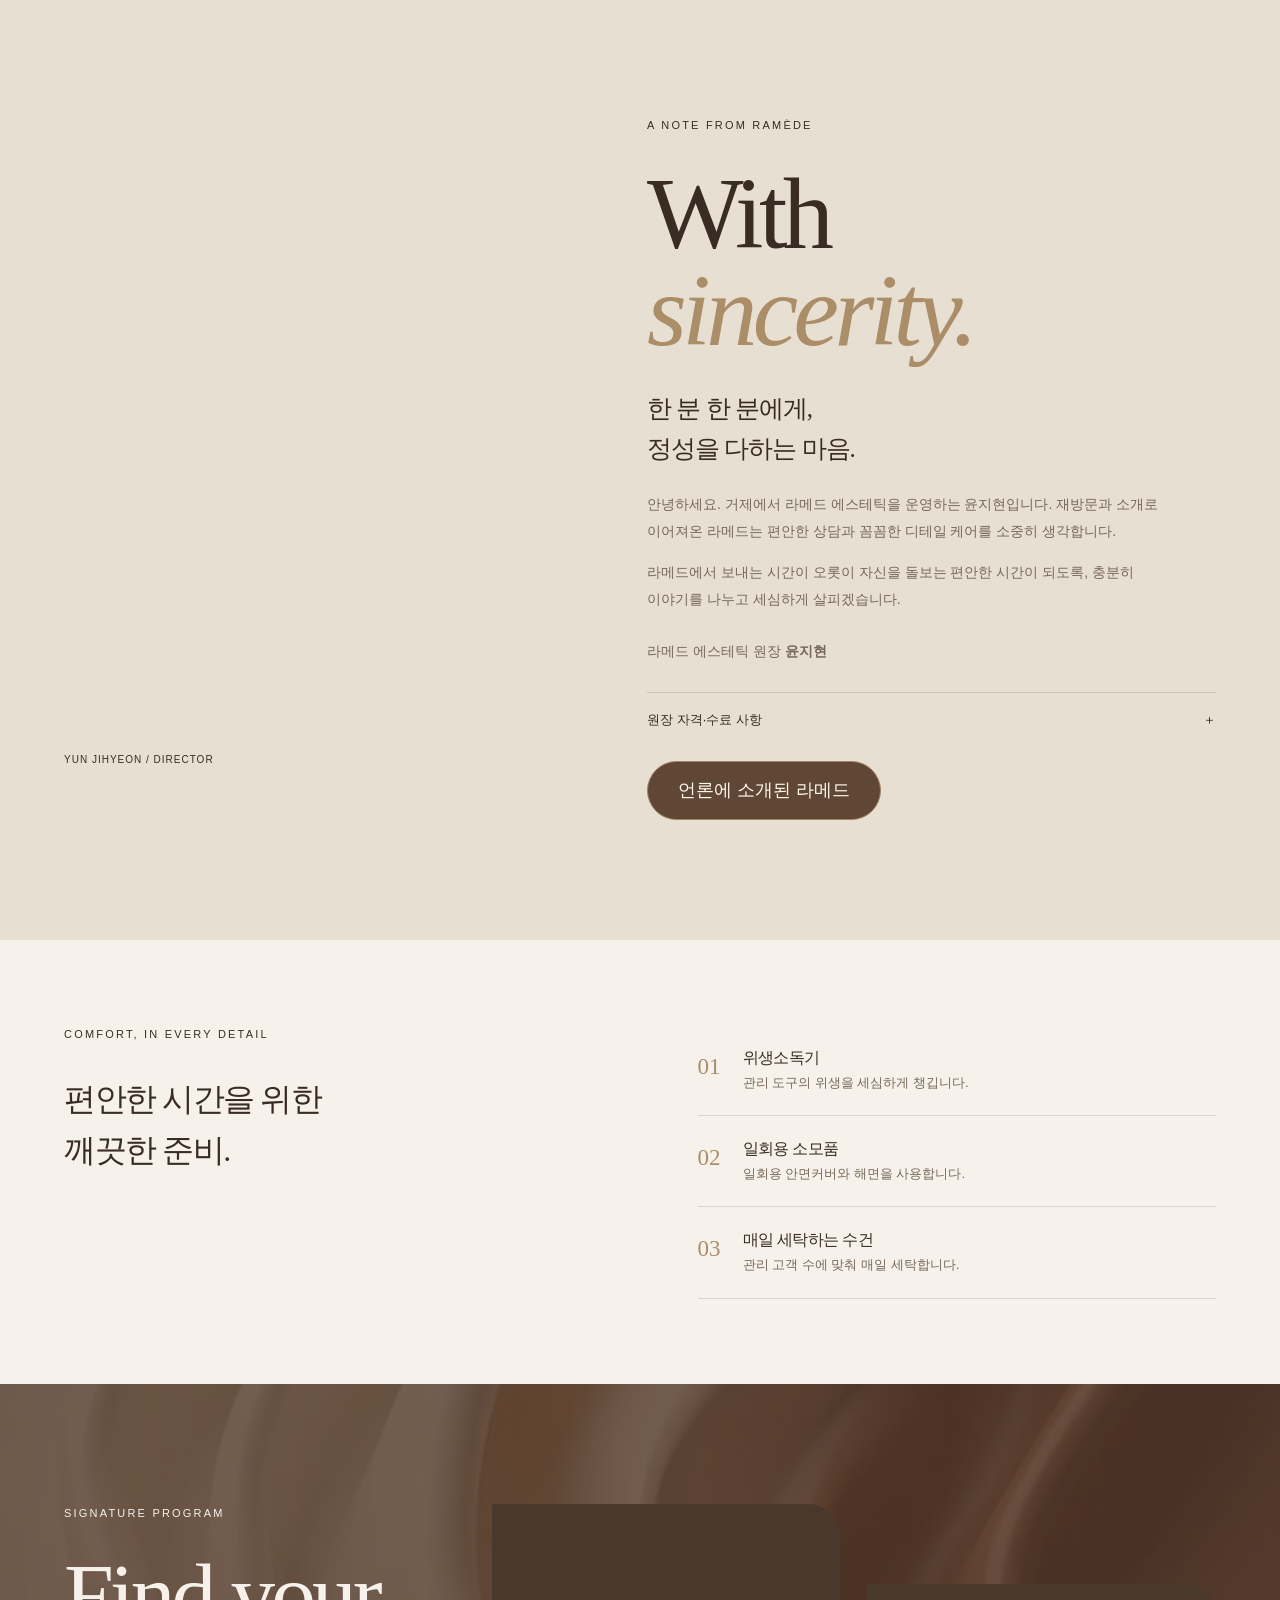
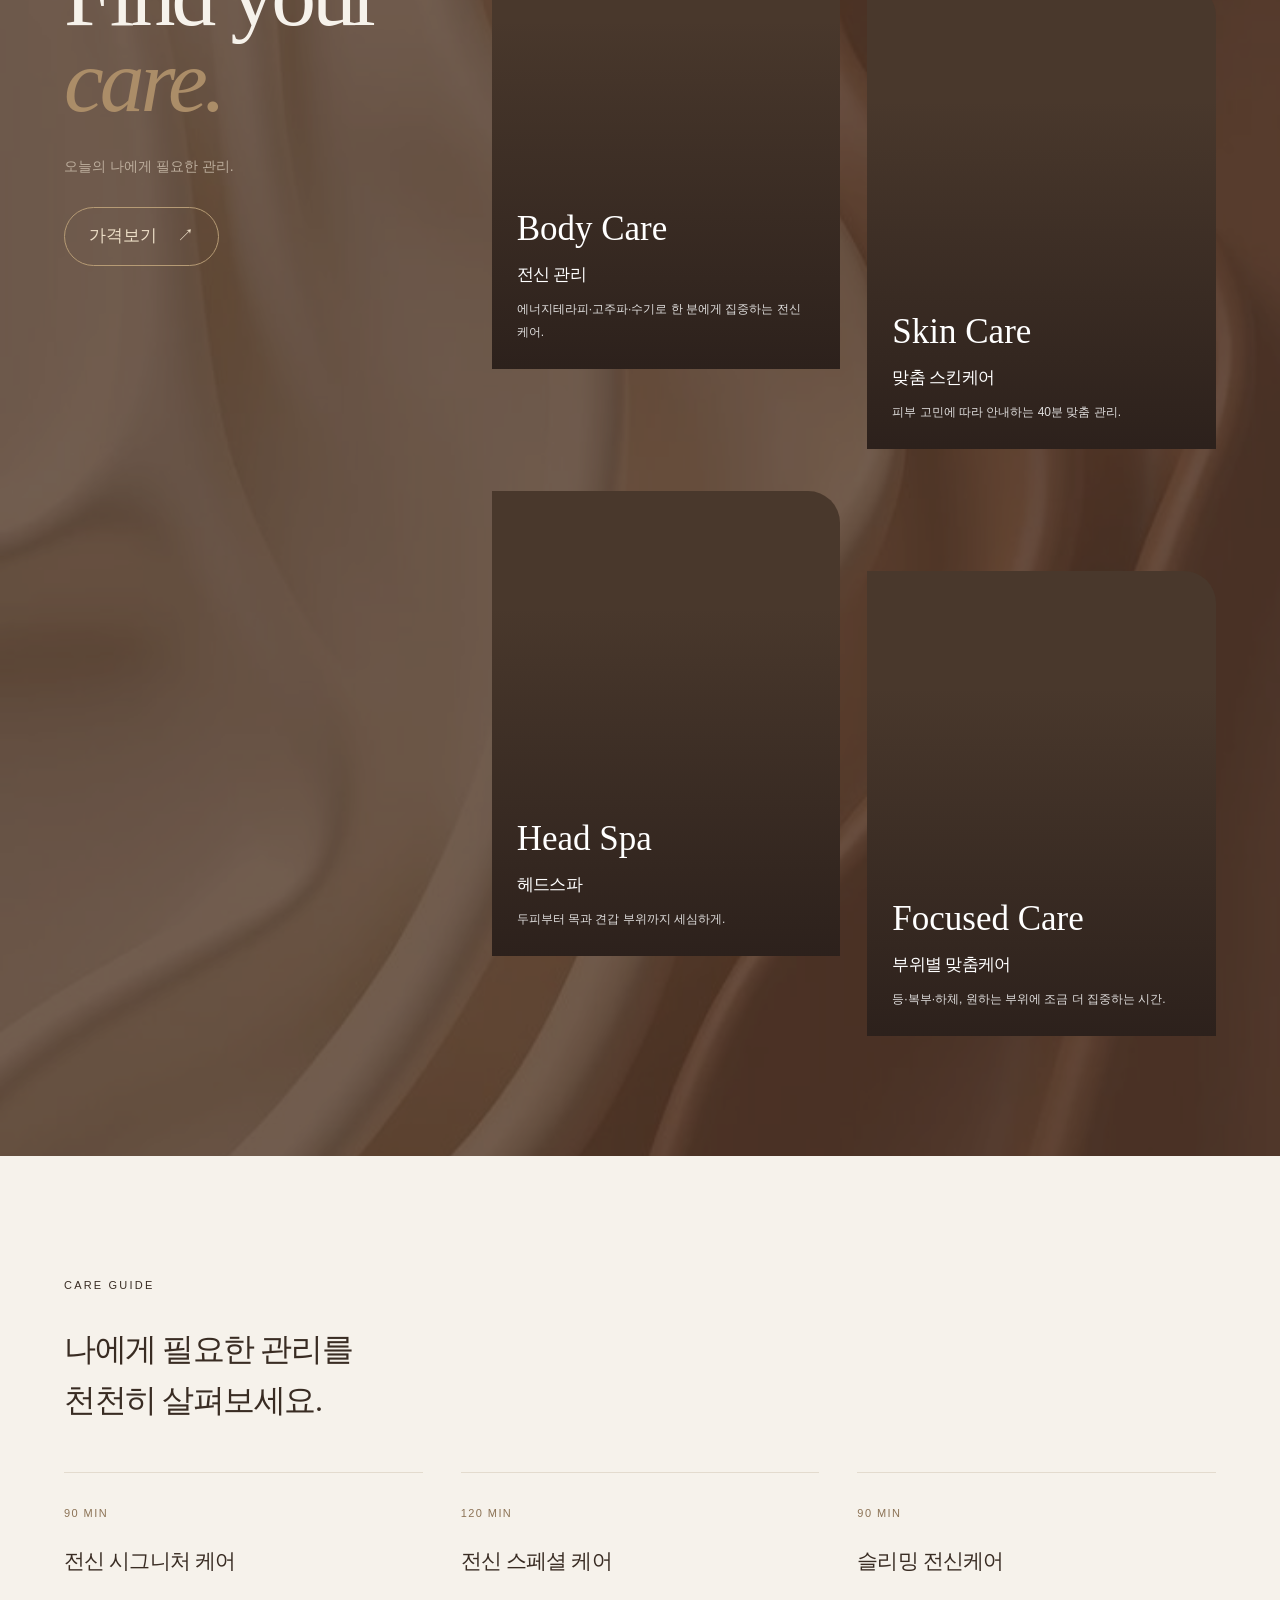
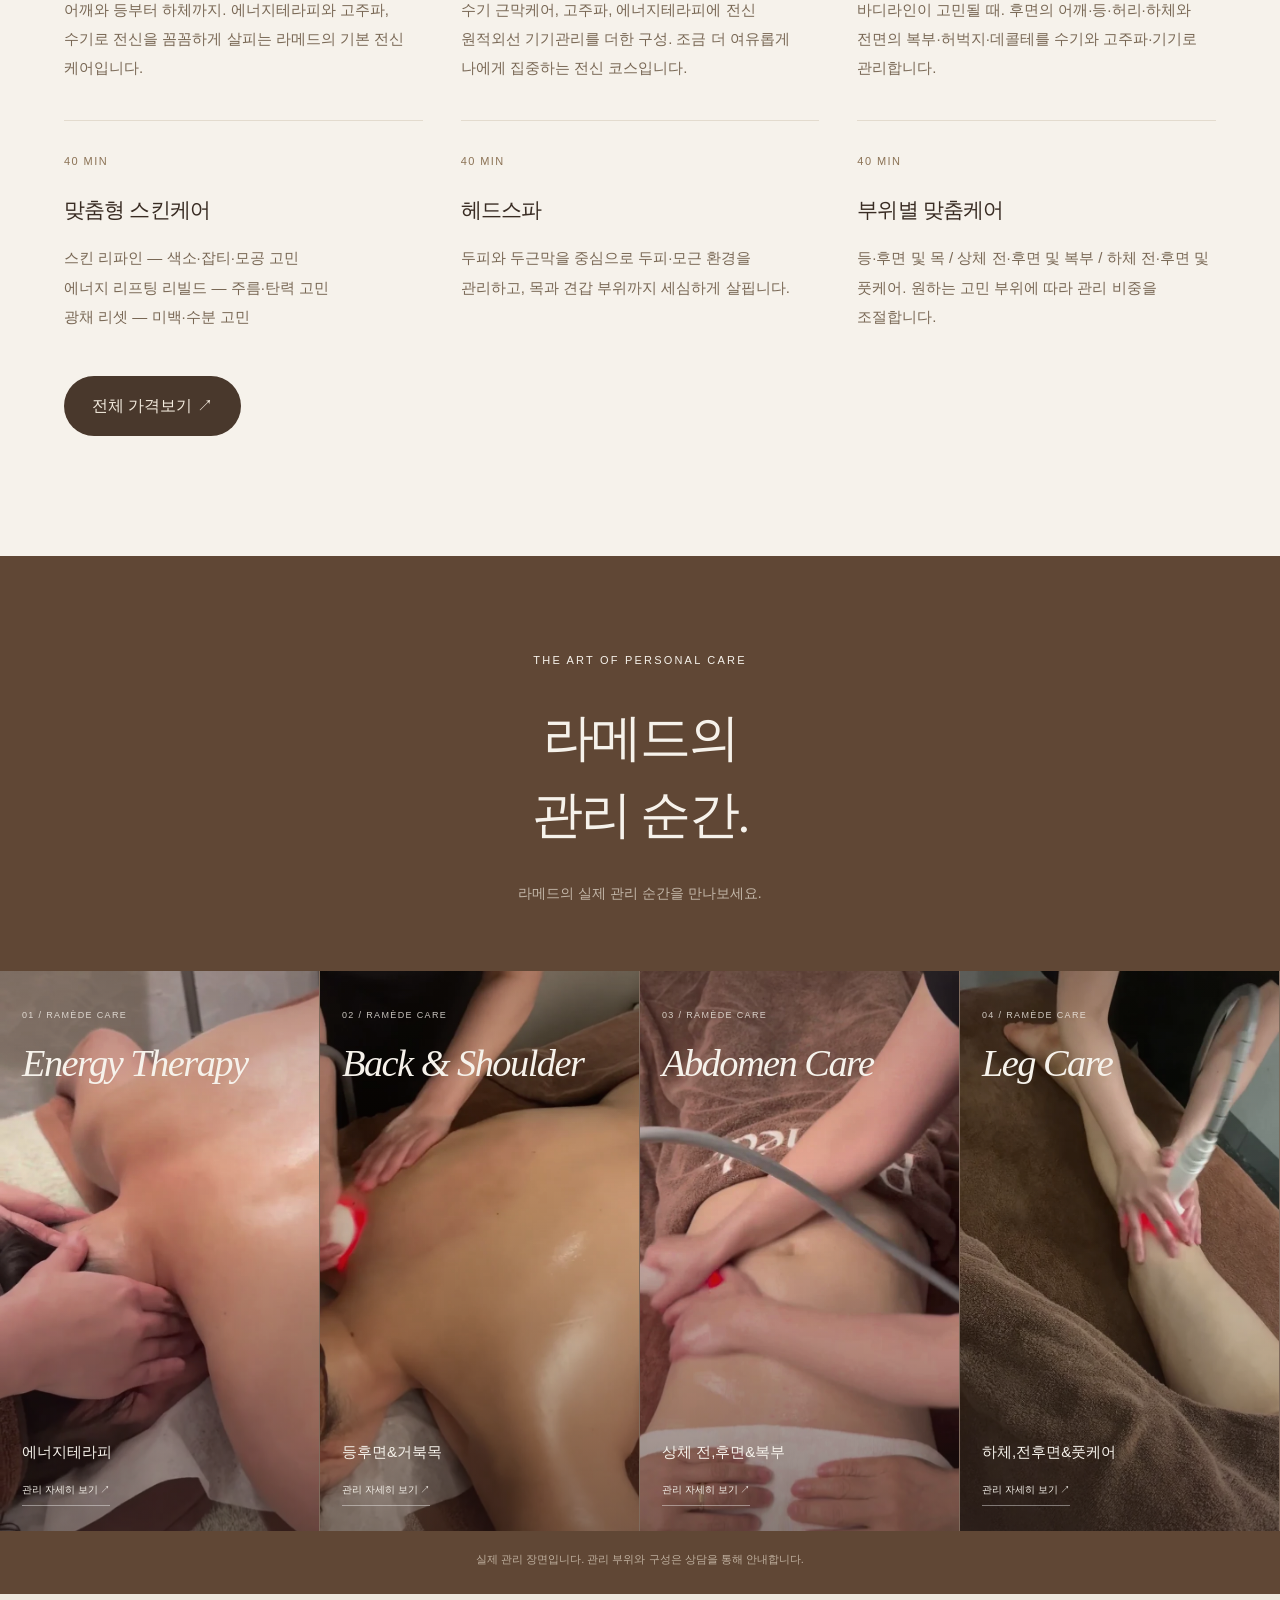
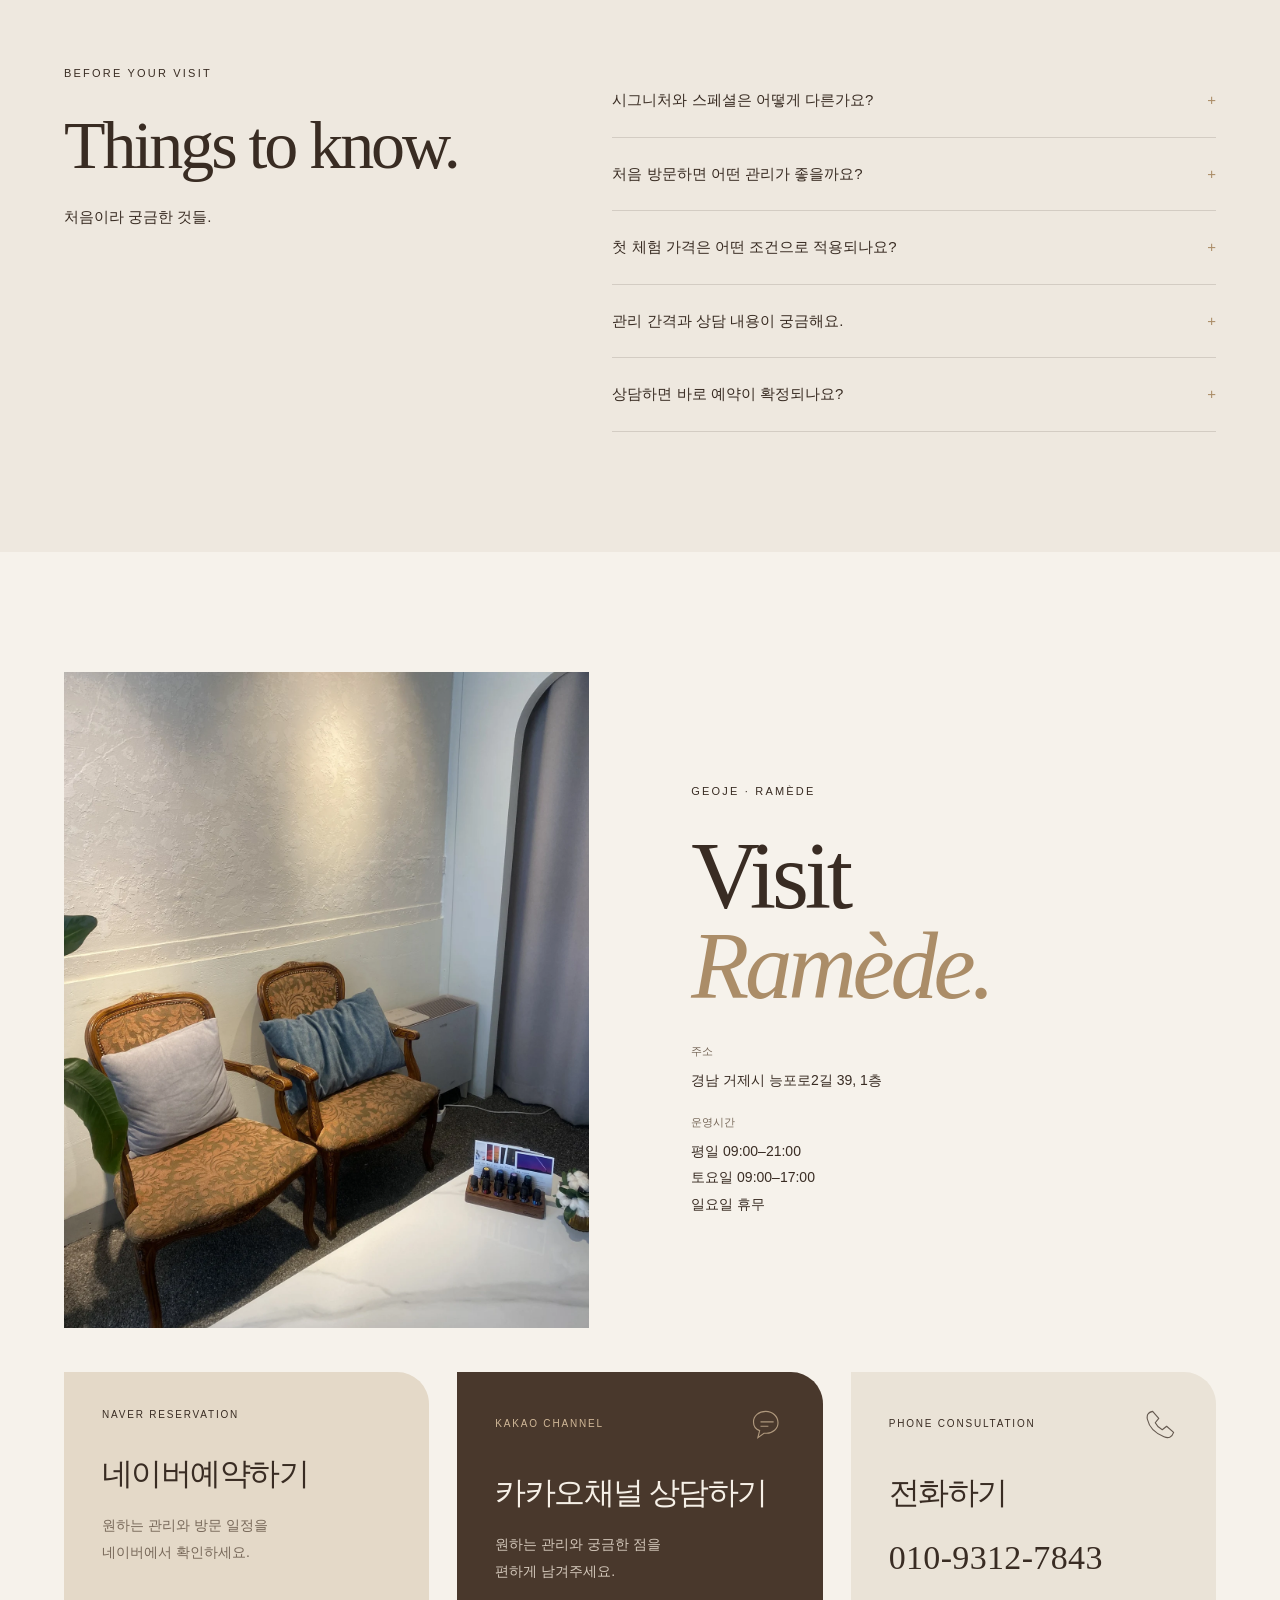
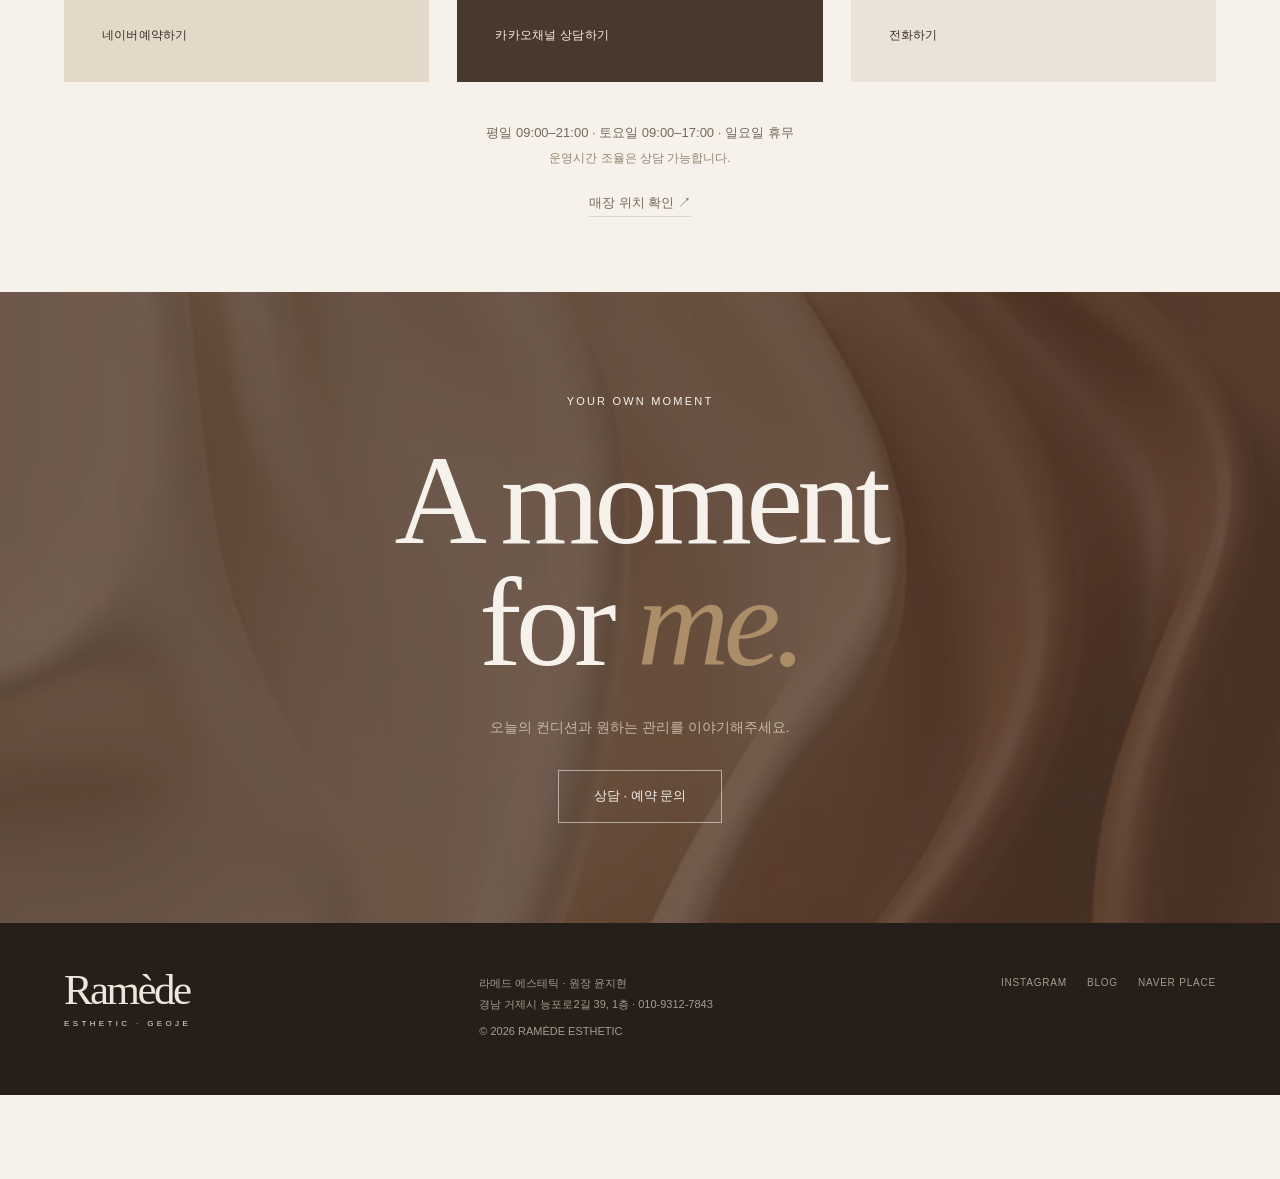
<file: body-care.html>
<!doctype html><html lang="ko"><head><meta charset="utf-8"><meta http-equiv="refresh" content="0;url=index.html#care-details"><title>라메드 에스테틱</title></head><body><a href="index.html#care-details">라메드 홈페이지로 이동</a></body></html>
</file>
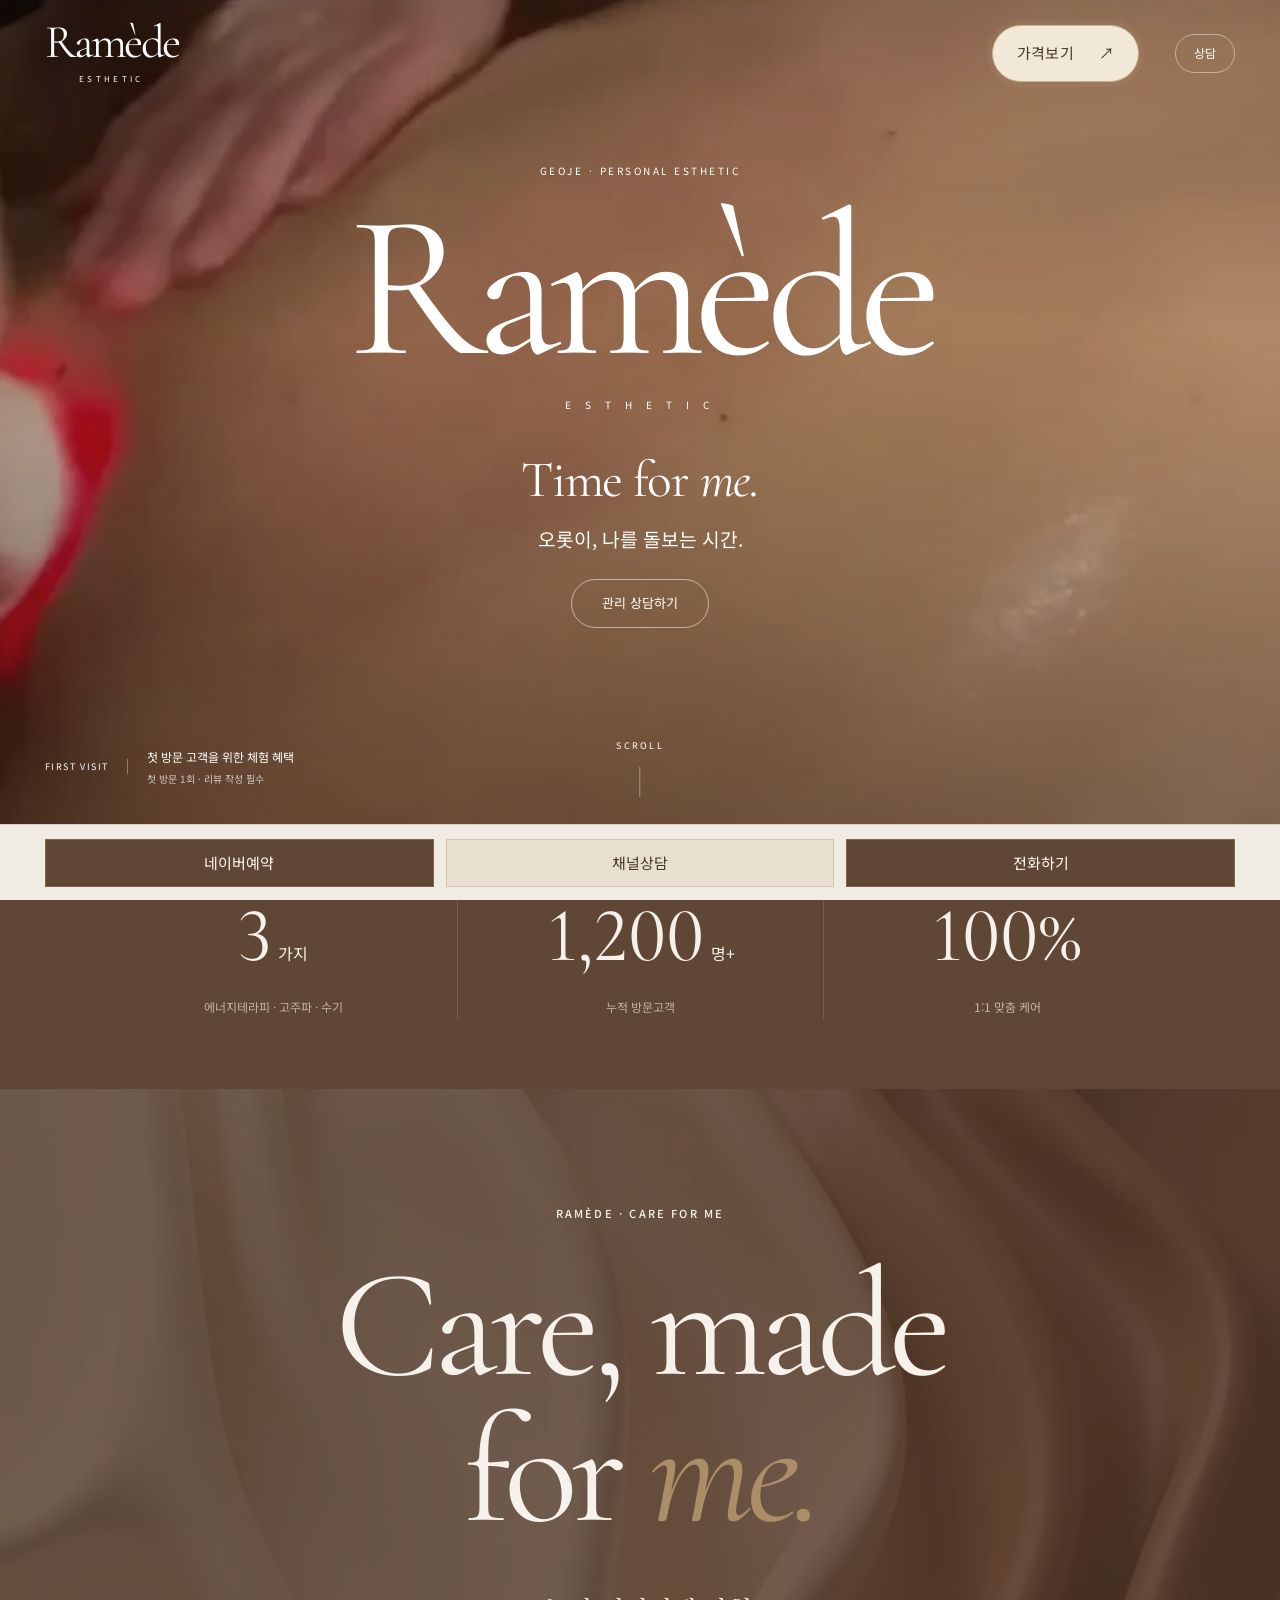
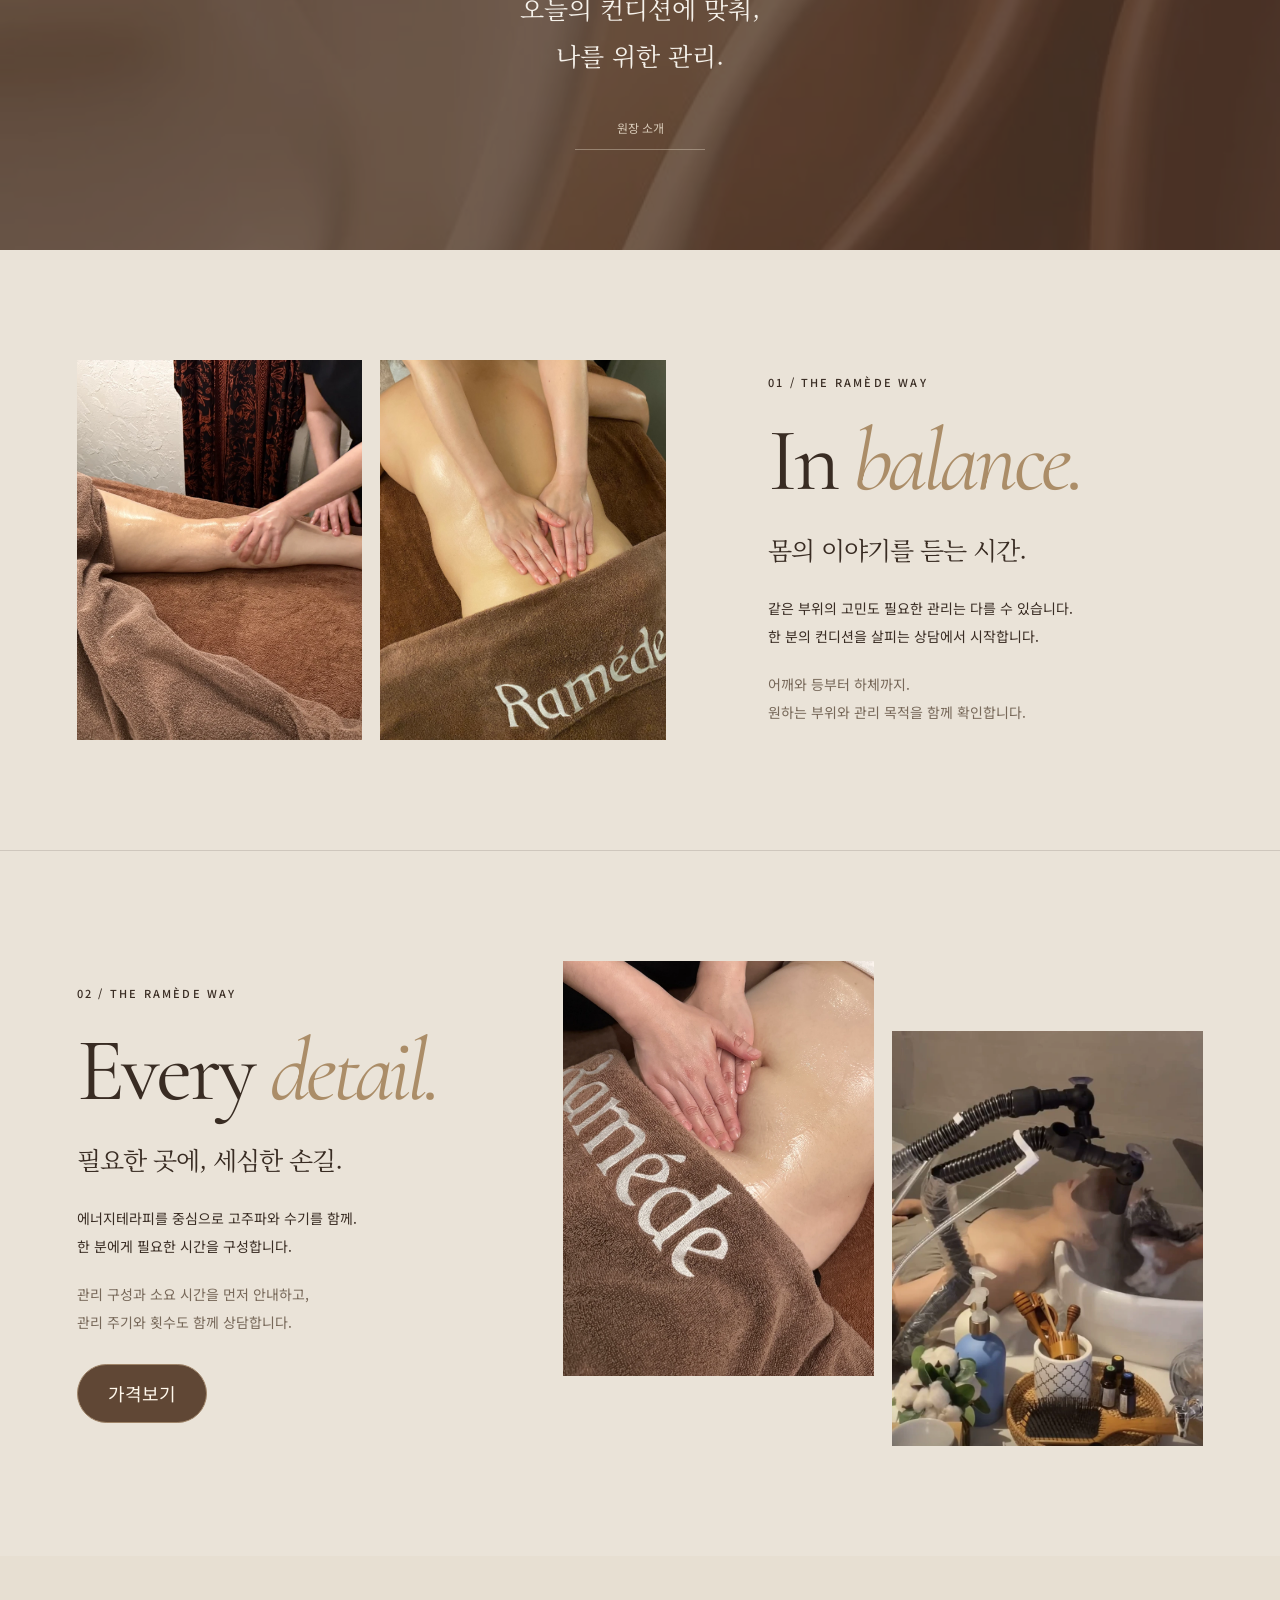
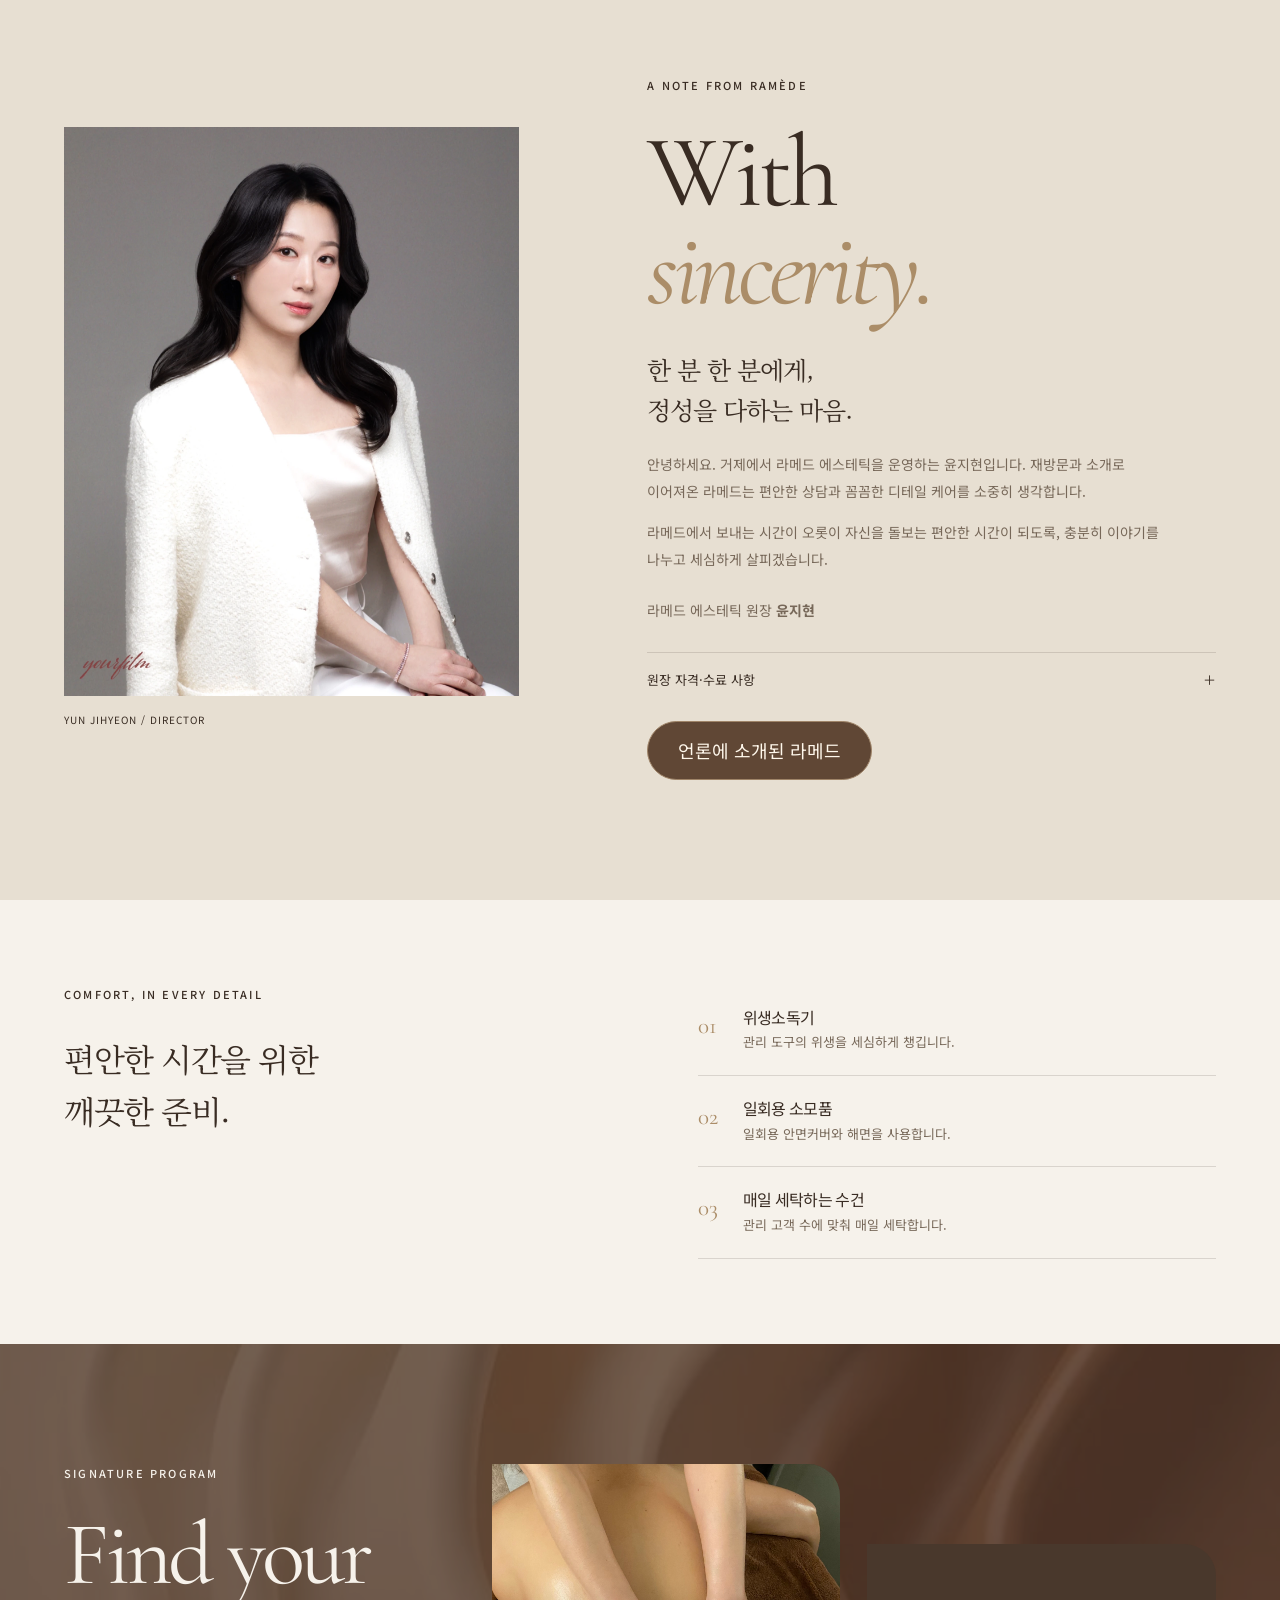
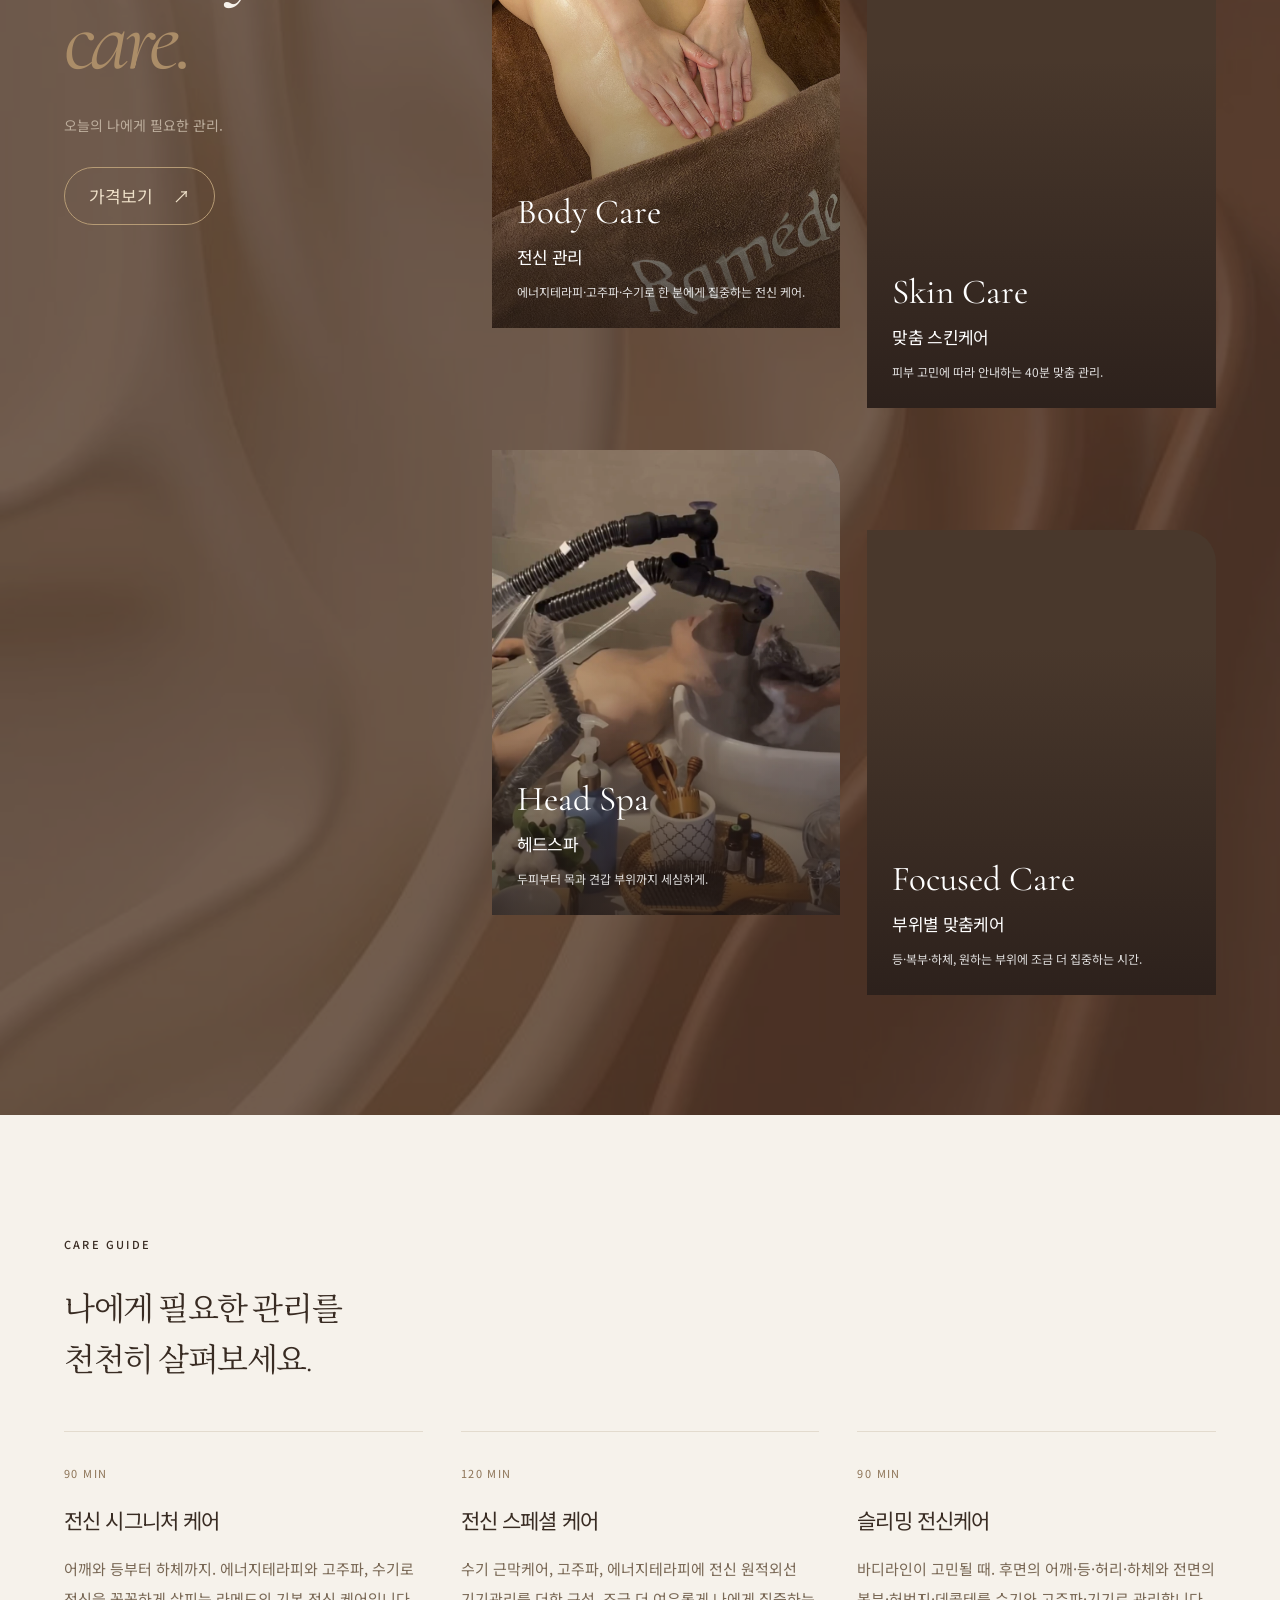
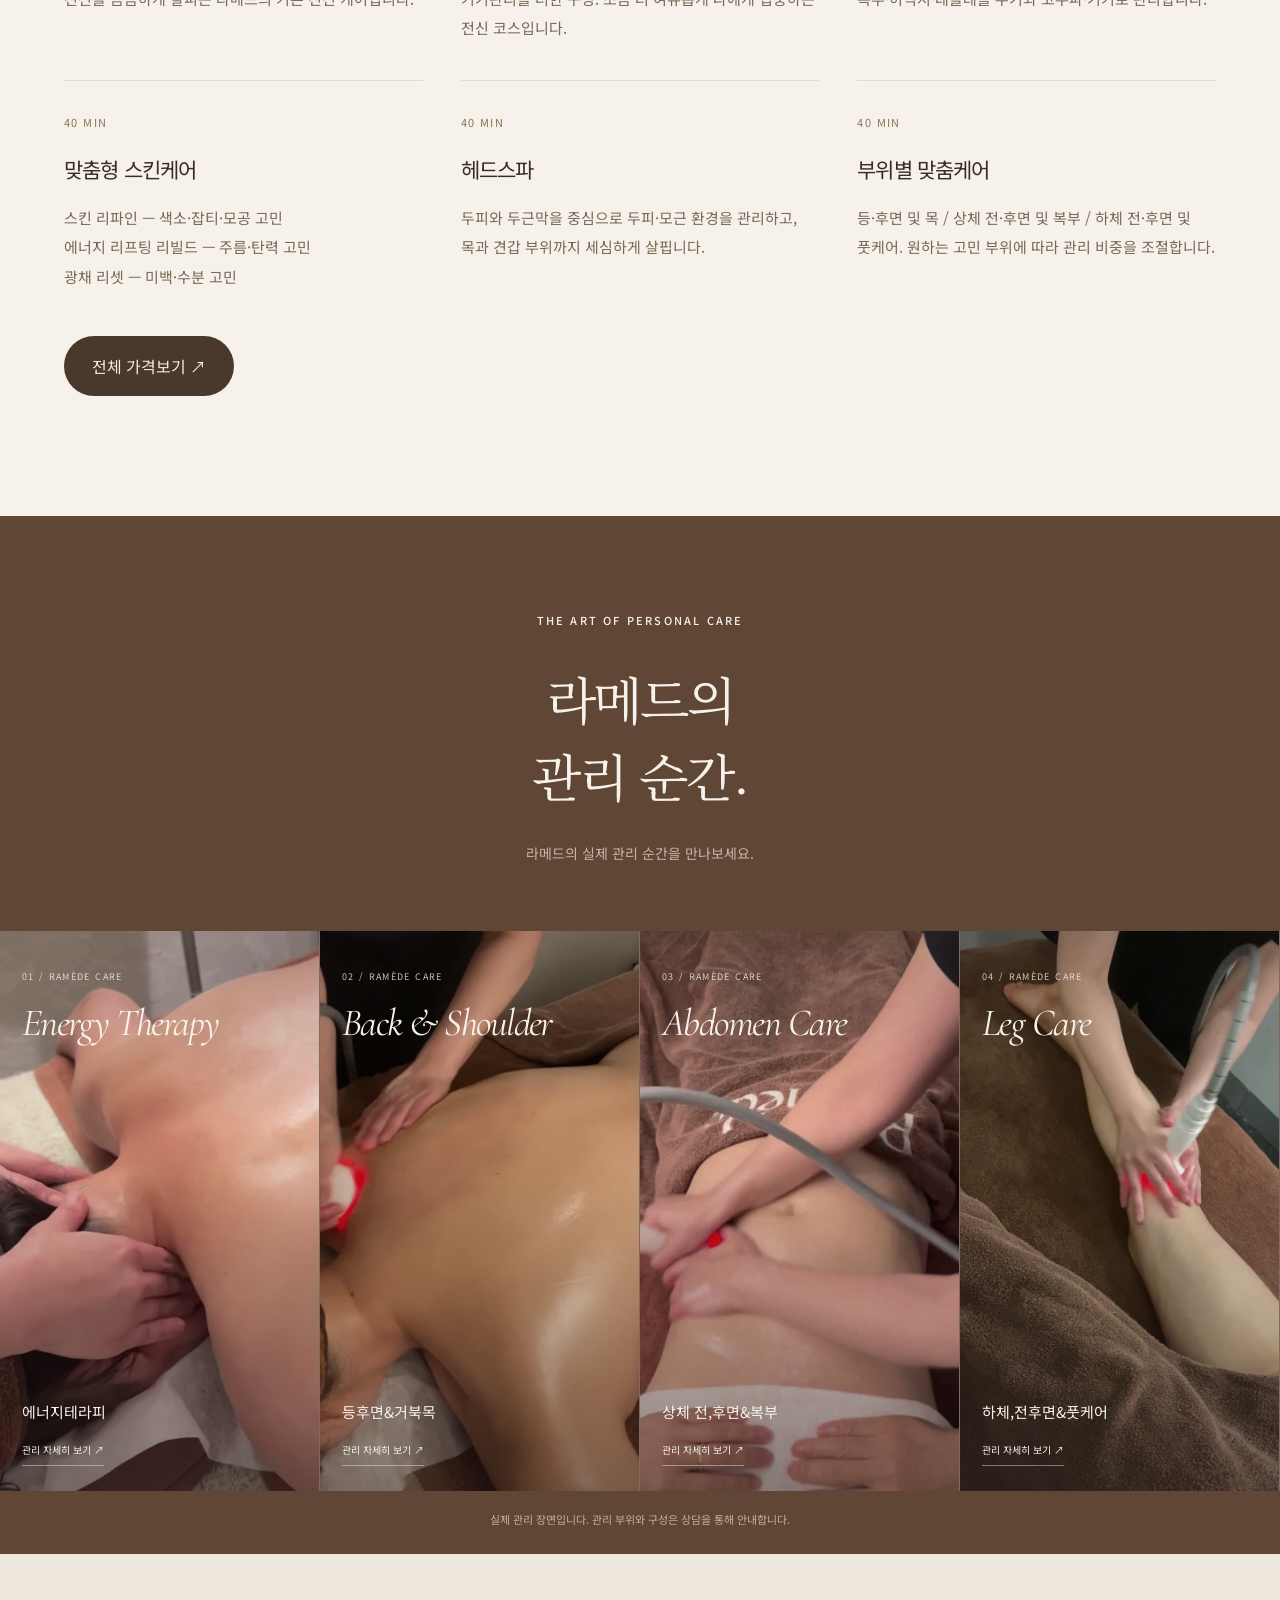
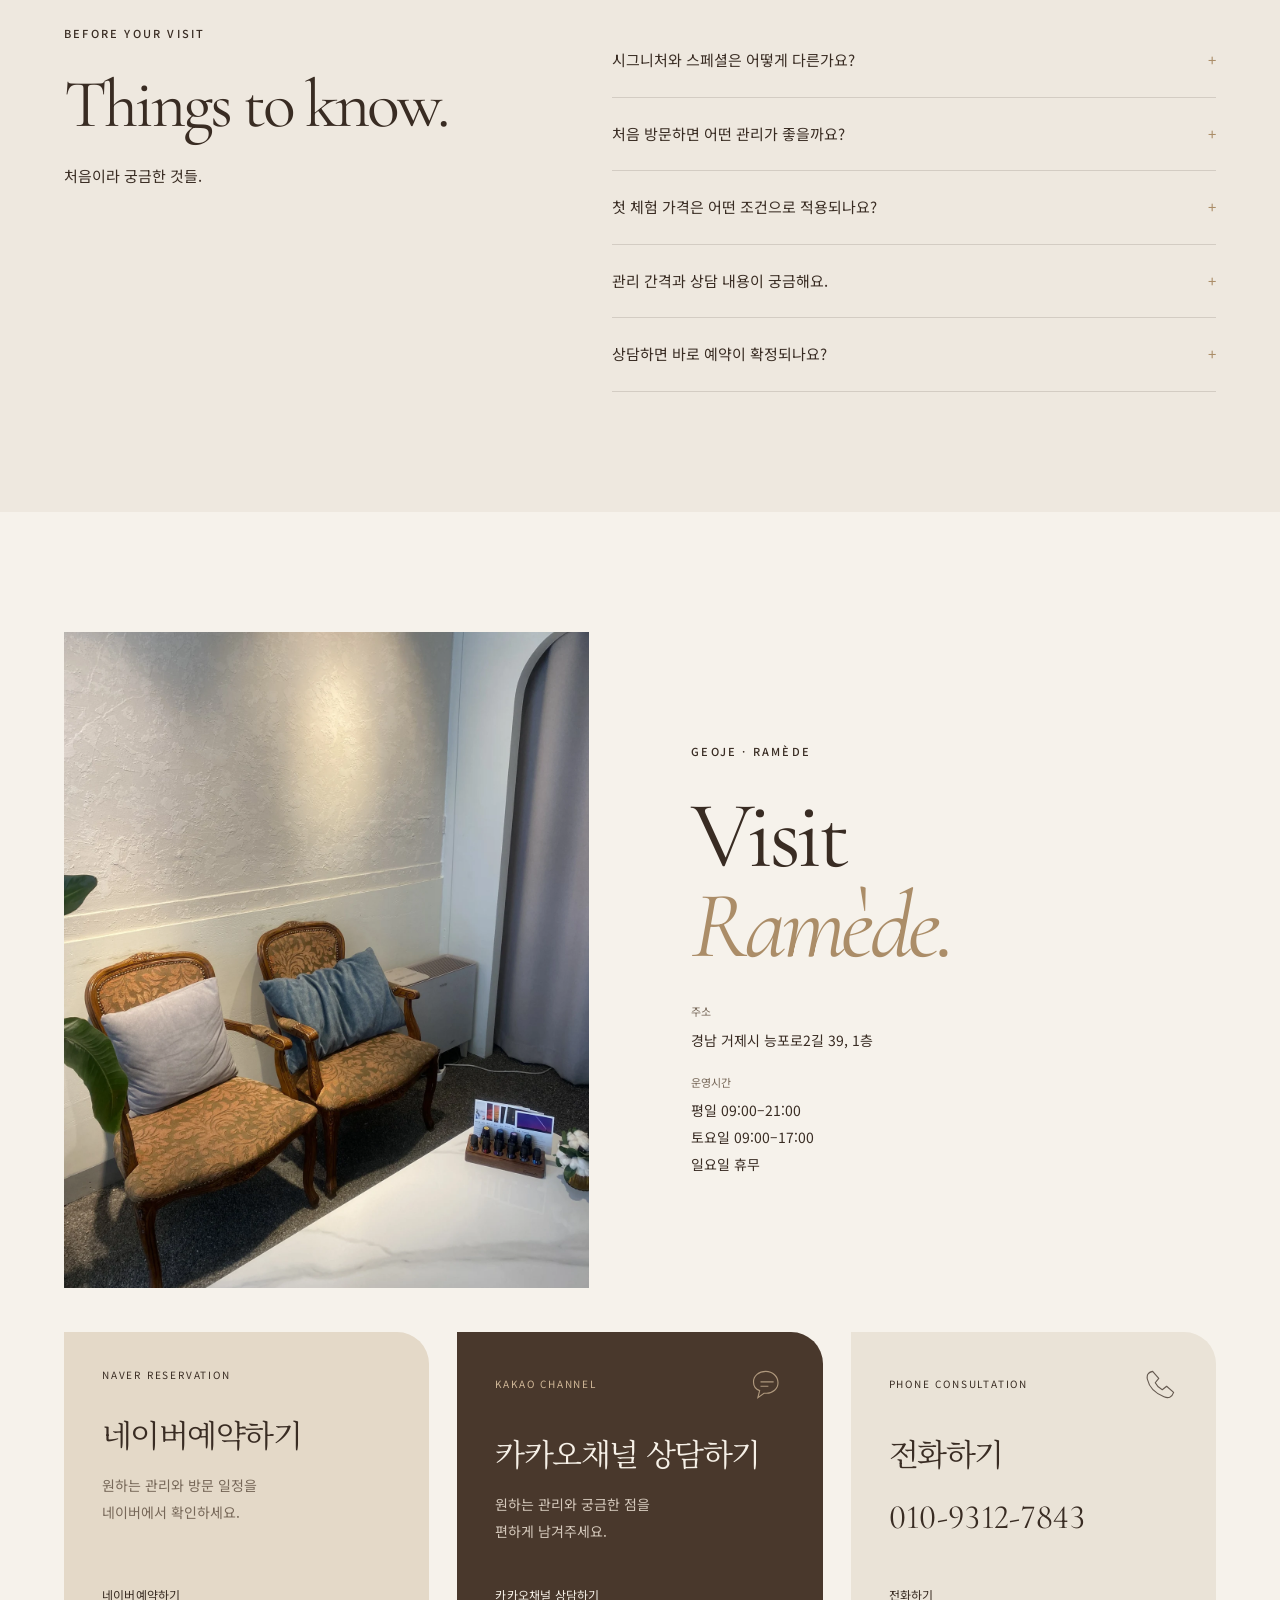
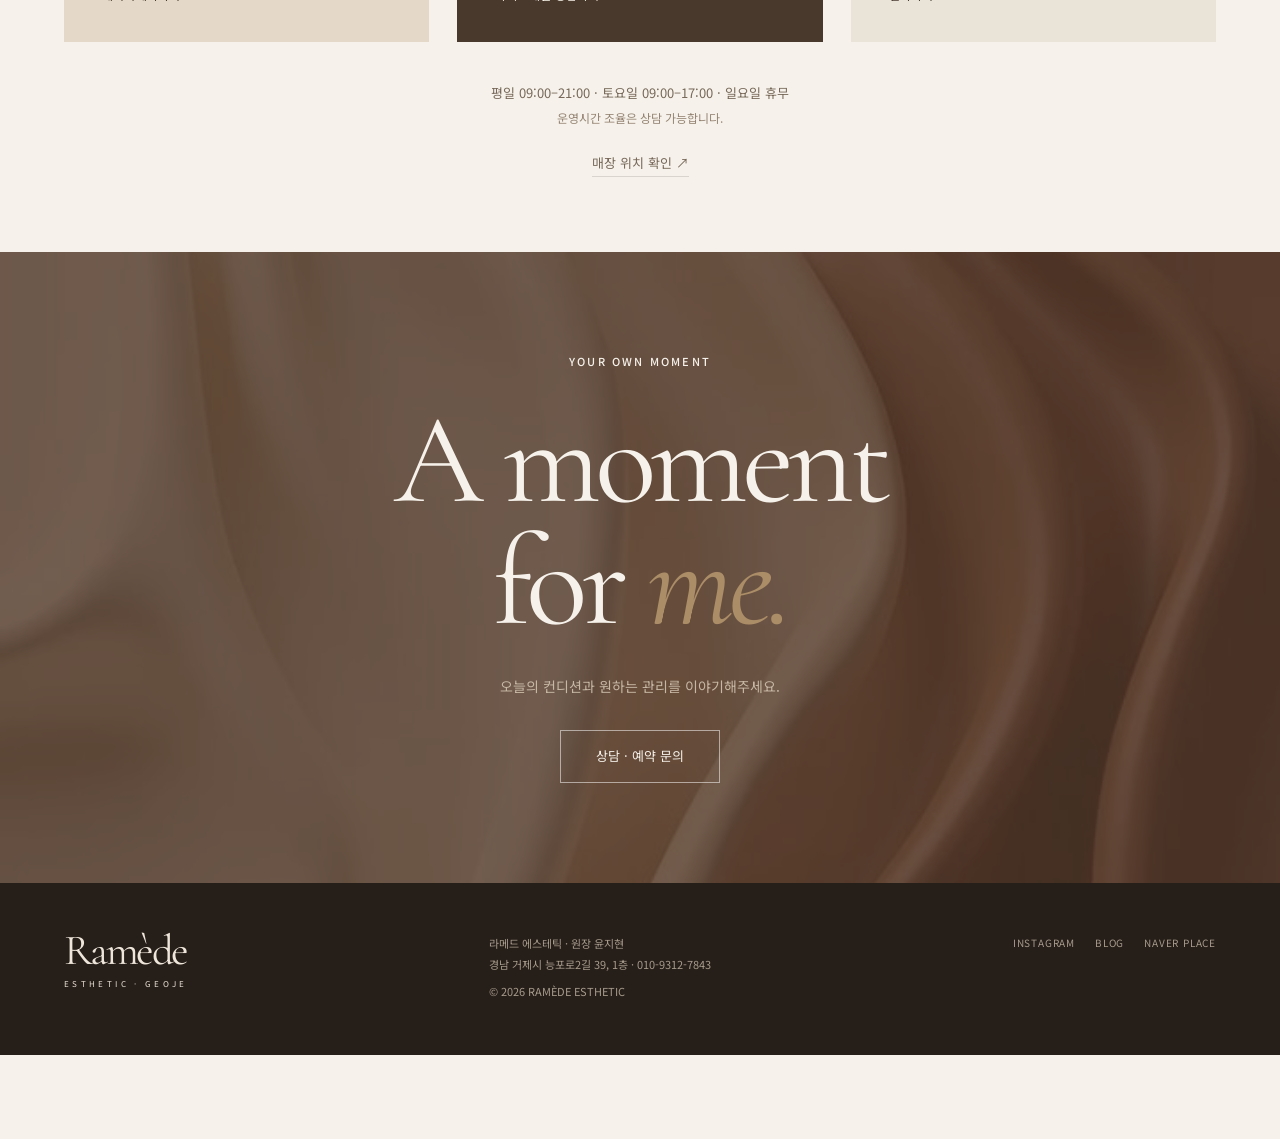
<file: care-films.html>
<!doctype html><html lang="ko"><head><meta charset="utf-8"><meta http-equiv="refresh" content="0;url=index.html#films"><title>라메드 에스테틱</title></head><body><a href="index.html#films">라메드 홈페이지로 이동</a></body></html>
</file>
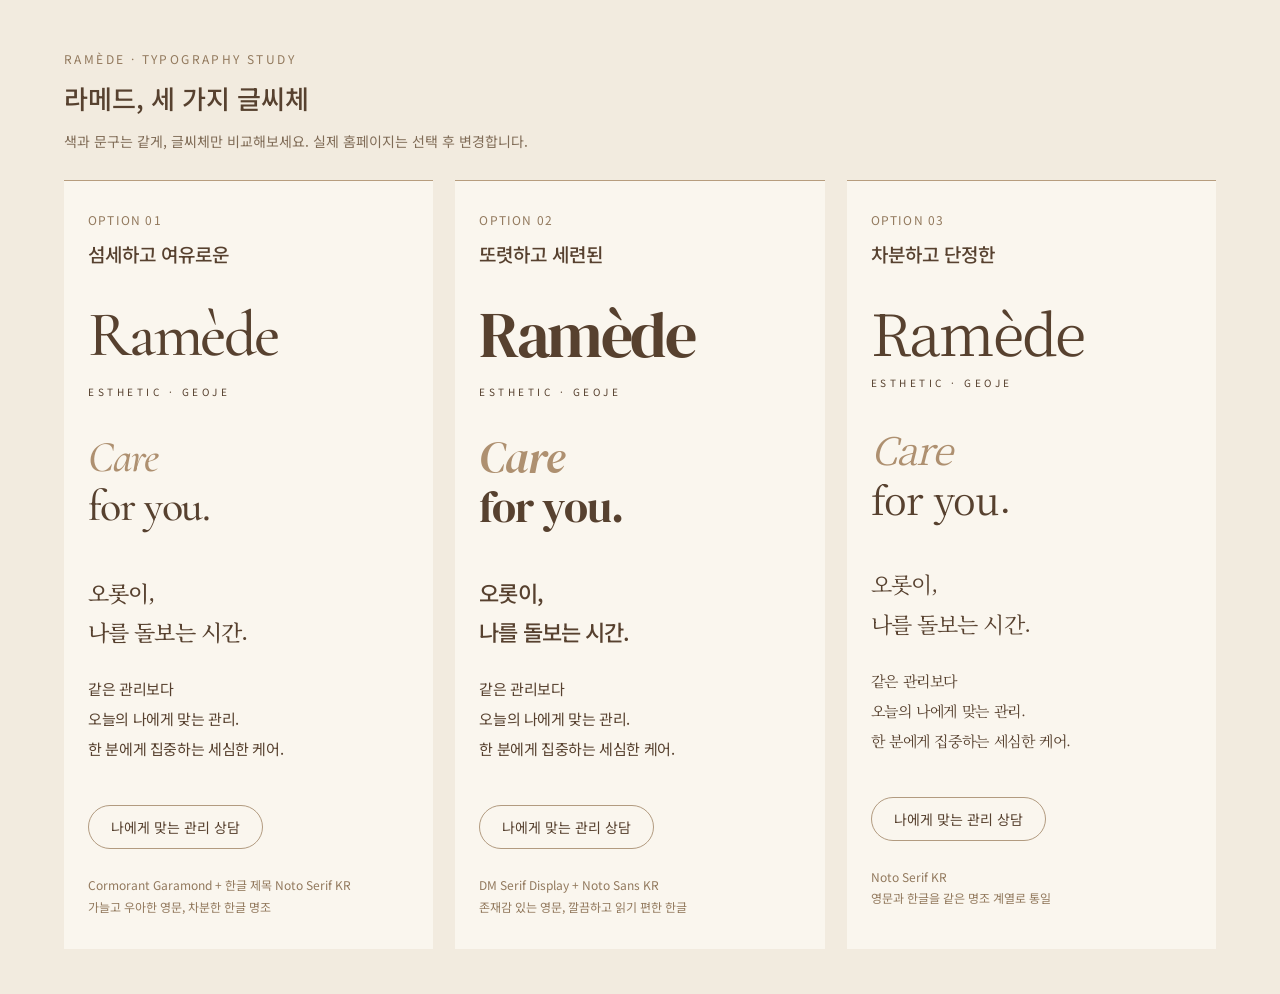
<file: font-samples.html>
<!doctype html><html lang="ko"><meta charset="utf-8"><meta name="viewport" content="width=device-width,initial-scale=1"><title>라메드 글씨체 비교</title><link rel="preconnect" href="https://fonts.googleapis.com"><link rel="preconnect" href="https://fonts.gstatic.com" crossorigin><link href="https://fonts.googleapis.com/css2?family=Cormorant+Garamond:ital,wght@0,500;1,500&family=DM+Serif+Display:ital@0;1&family=Noto+Sans+KR:wght@400;500&family=Noto+Serif+KR:wght@400;500&display=swap" rel="stylesheet"><style>*{box-sizing:border-box}body{margin:0;background:#f2ebdf;color:#57412f;font-family:'Noto Sans KR',sans-serif}header{padding:38px 5vw 28px}header p{font-size:12px;letter-spacing:.2em;color:#92795d}header h1{font-size:26px;font-weight:500;margin:12px 0}header small{font-size:14px;color:#806c57}main{display:grid;grid-template-columns:repeat(3,1fr);gap:22px;padding:0 5vw 45px}.sample{background:#faf6ee;min-width:0;padding:30px 24px 32px;border-top:1px solid #b79d7e}.tag{font:12px 'Noto Sans KR';letter-spacing:.1em;color:#92795d}.name{font:500 19px 'Noto Sans KR';margin:12px 0 30px}.wordmark{font-size:64px;letter-spacing:-.04em;line-height:1.2}.sub{font:10px 'Noto Sans KR';letter-spacing:.35em;margin:10px 0 34px}.english{font-size:44px;line-height:1.12;letter-spacing:-.025em;min-height:108px;margin:0 0 32px}.english em{color:#ae9070}.korean{font-size:22px;line-height:1.8;font-weight:500;letter-spacing:-.04em;margin:0 0 22px}.body{font-size:15px;line-height:2;letter-spacing:-.025em;min-height:94px}.button{display:inline-flex;border:1px solid #b29b80;border-radius:30px;padding:11px 22px;font-size:14px;margin-top:22px}.foot{margin:25px 0 0;font:12px/1.8 'Noto Sans KR';color:#92795d}.a .wordmark,.a .english{font-family:'Cormorant Garamond',serif;font-weight:500}.a .korean{font-family:'Noto Serif KR',serif}.a .body{font-family:'Noto Sans KR',sans-serif}.b .wordmark,.b .english{font-family:'DM Serif Display',serif;font-weight:400}.b .korean,.b .body{font-family:'Noto Sans KR',sans-serif}.c .wordmark,.c .english{font-family:'Noto Serif KR',serif;font-weight:400}.c .wordmark{font-size:57px}.c .english{font-size:38px;line-height:1.3}.c .korean,.c .body{font-family:'Noto Serif KR',serif;font-weight:400}@media(max-width:850px){main{grid-template-columns:1fr}.sample{padding:30px}.english{min-height:0}.body{min-height:0}.wordmark{font-size:68px}}</style><header><p>RAMÈDE · TYPOGRAPHY STUDY</p><h1>라메드, 세 가지 글씨체</h1><small>색과 문구는 같게, 글씨체만 비교해보세요. 실제 홈페이지는 선택 후 변경합니다.</small></header><main><article class="sample a"><div class="tag">OPTION 01</div><h2 class="name">섬세하고 여유로운</h2><div class="wordmark">Ramède</div><div class="sub">ESTHETIC · GEOJE</div><h3 class="english"><em>Care</em><br>for you.</h3><h4 class="korean">오롯이,<br>나를 돌보는 시간.</h4><p class="body">같은 관리보다<br>오늘의 나에게 맞는 관리.<br>한 분에게 집중하는 세심한 케어.</p><span class="button">나에게 맞는 관리 상담</span><p class="foot">Cormorant Garamond + 한글 제목 Noto Serif KR<br>가늘고 우아한 영문, 차분한 한글 명조</p></article><article class="sample b"><div class="tag">OPTION 02</div><h2 class="name">또렷하고 세련된</h2><div class="wordmark">Ramède</div><div class="sub">ESTHETIC · GEOJE</div><h3 class="english"><em>Care</em><br>for you.</h3><h4 class="korean">오롯이,<br>나를 돌보는 시간.</h4><p class="body">같은 관리보다<br>오늘의 나에게 맞는 관리.<br>한 분에게 집중하는 세심한 케어.</p><span class="button">나에게 맞는 관리 상담</span><p class="foot">DM Serif Display + Noto Sans KR<br>존재감 있는 영문, 깔끔하고 읽기 편한 한글</p></article><article class="sample c"><div class="tag">OPTION 03</div><h2 class="name">차분하고 단정한</h2><div class="wordmark">Ramède</div><div class="sub">ESTHETIC · GEOJE</div><h3 class="english"><em>Care</em><br>for you.</h3><h4 class="korean">오롯이,<br>나를 돌보는 시간.</h4><p class="body">같은 관리보다<br>오늘의 나에게 맞는 관리.<br>한 분에게 집중하는 세심한 케어.</p><span class="button">나에게 맞는 관리 상담</span><p class="foot">Noto Serif KR<br>영문과 한글을 같은 명조 계열로 통일</p></article></main></html>
</file>
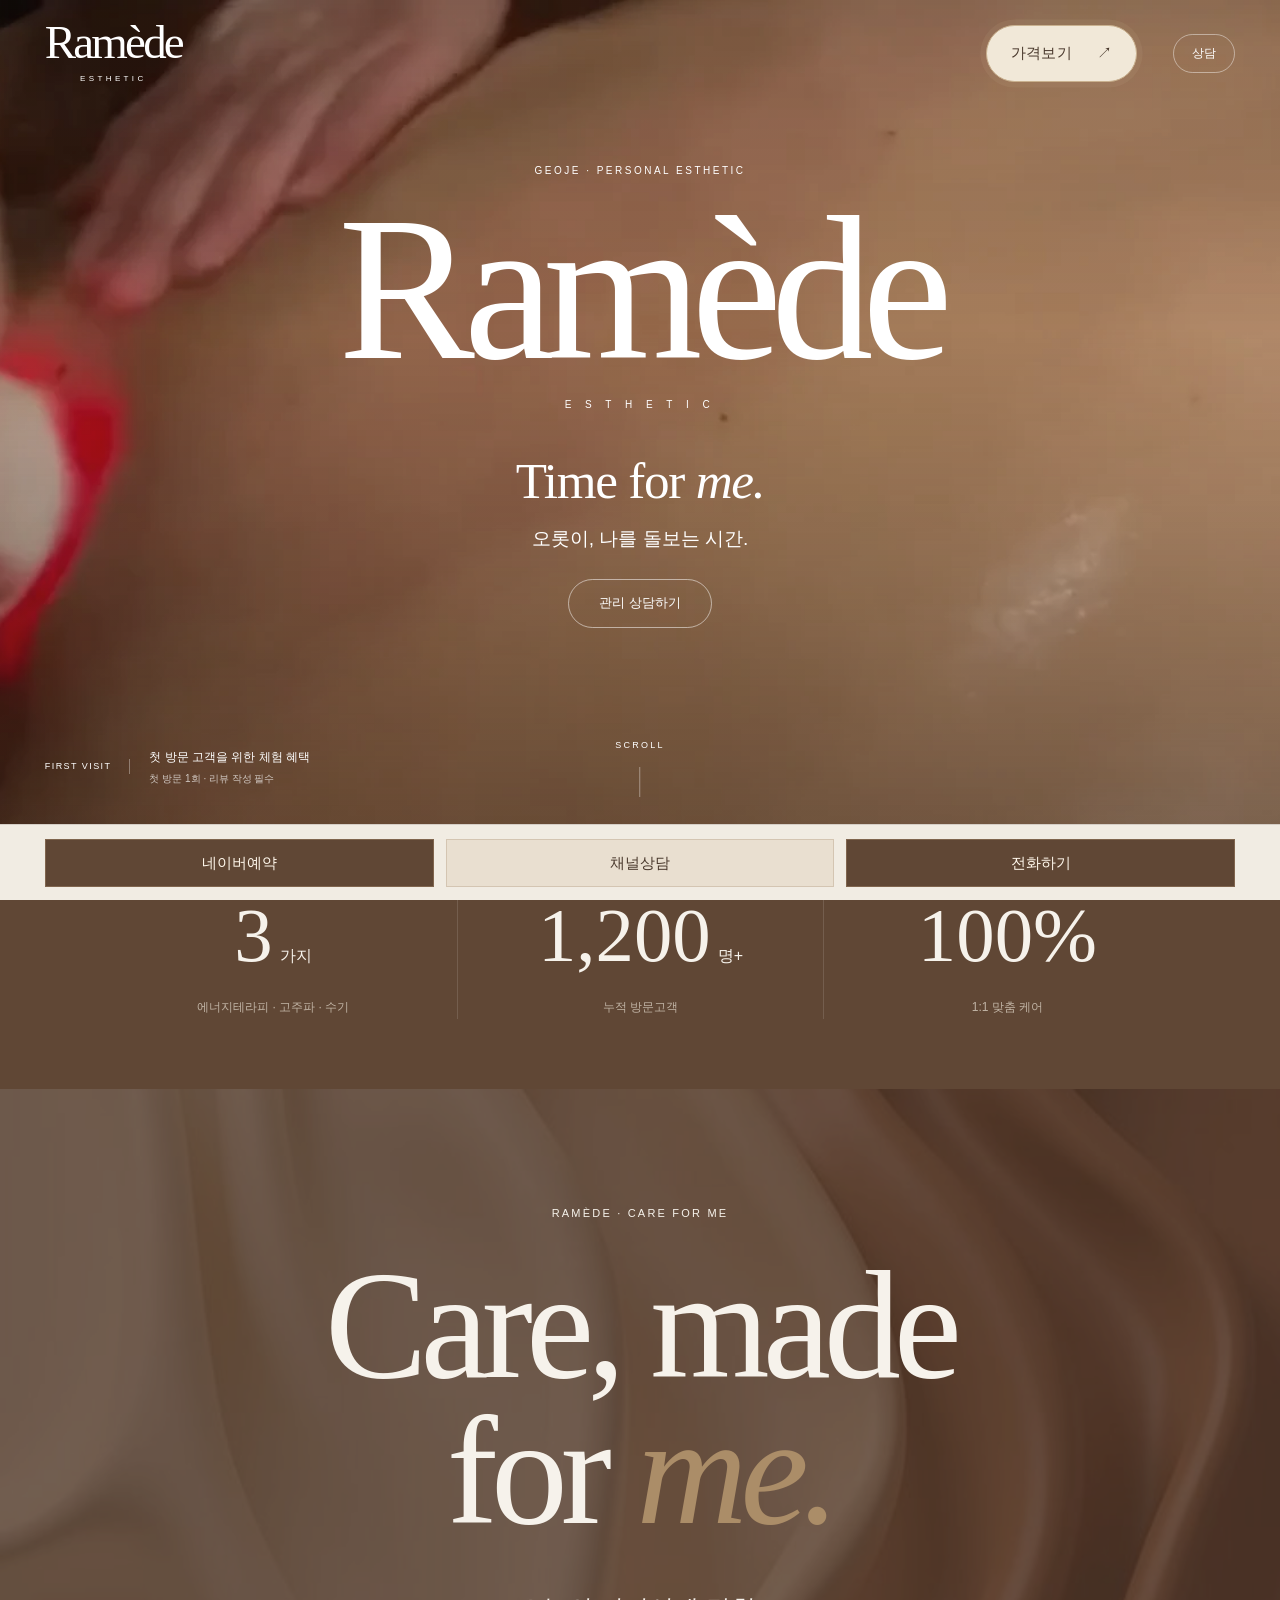
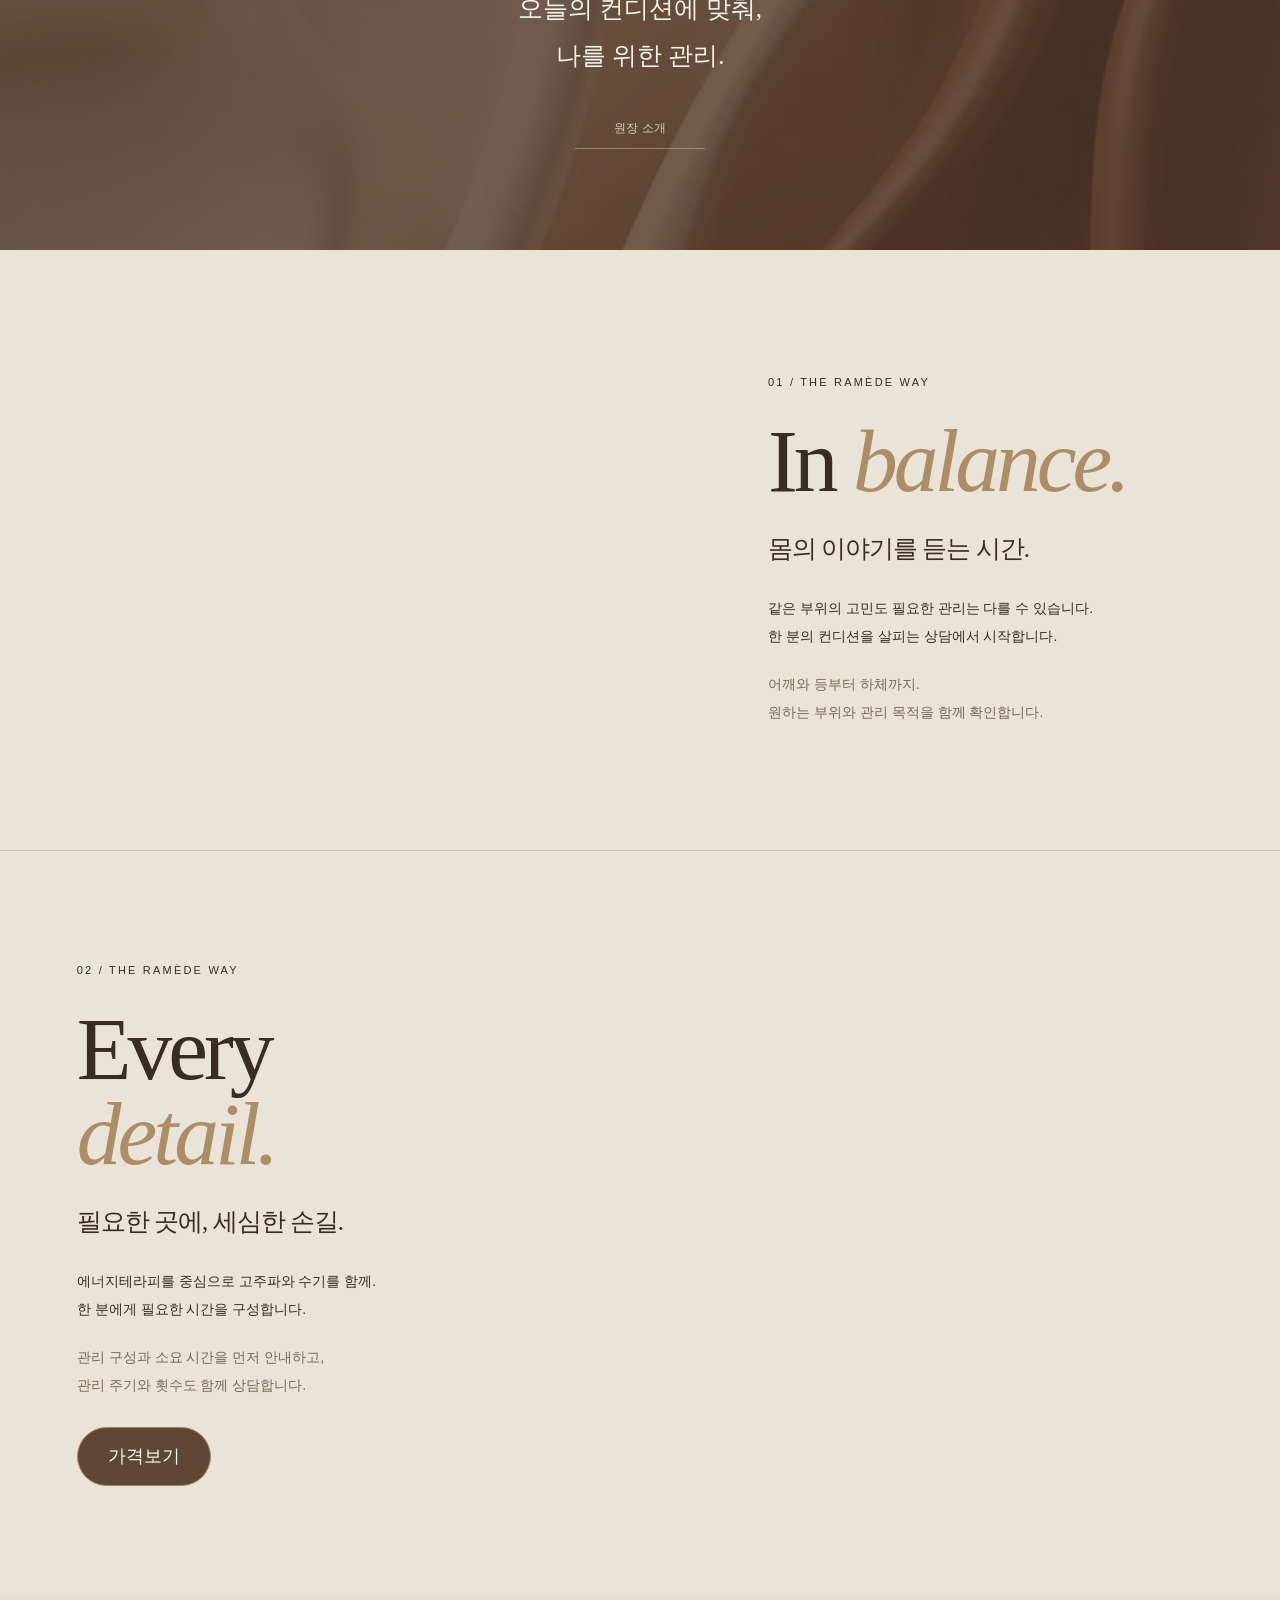
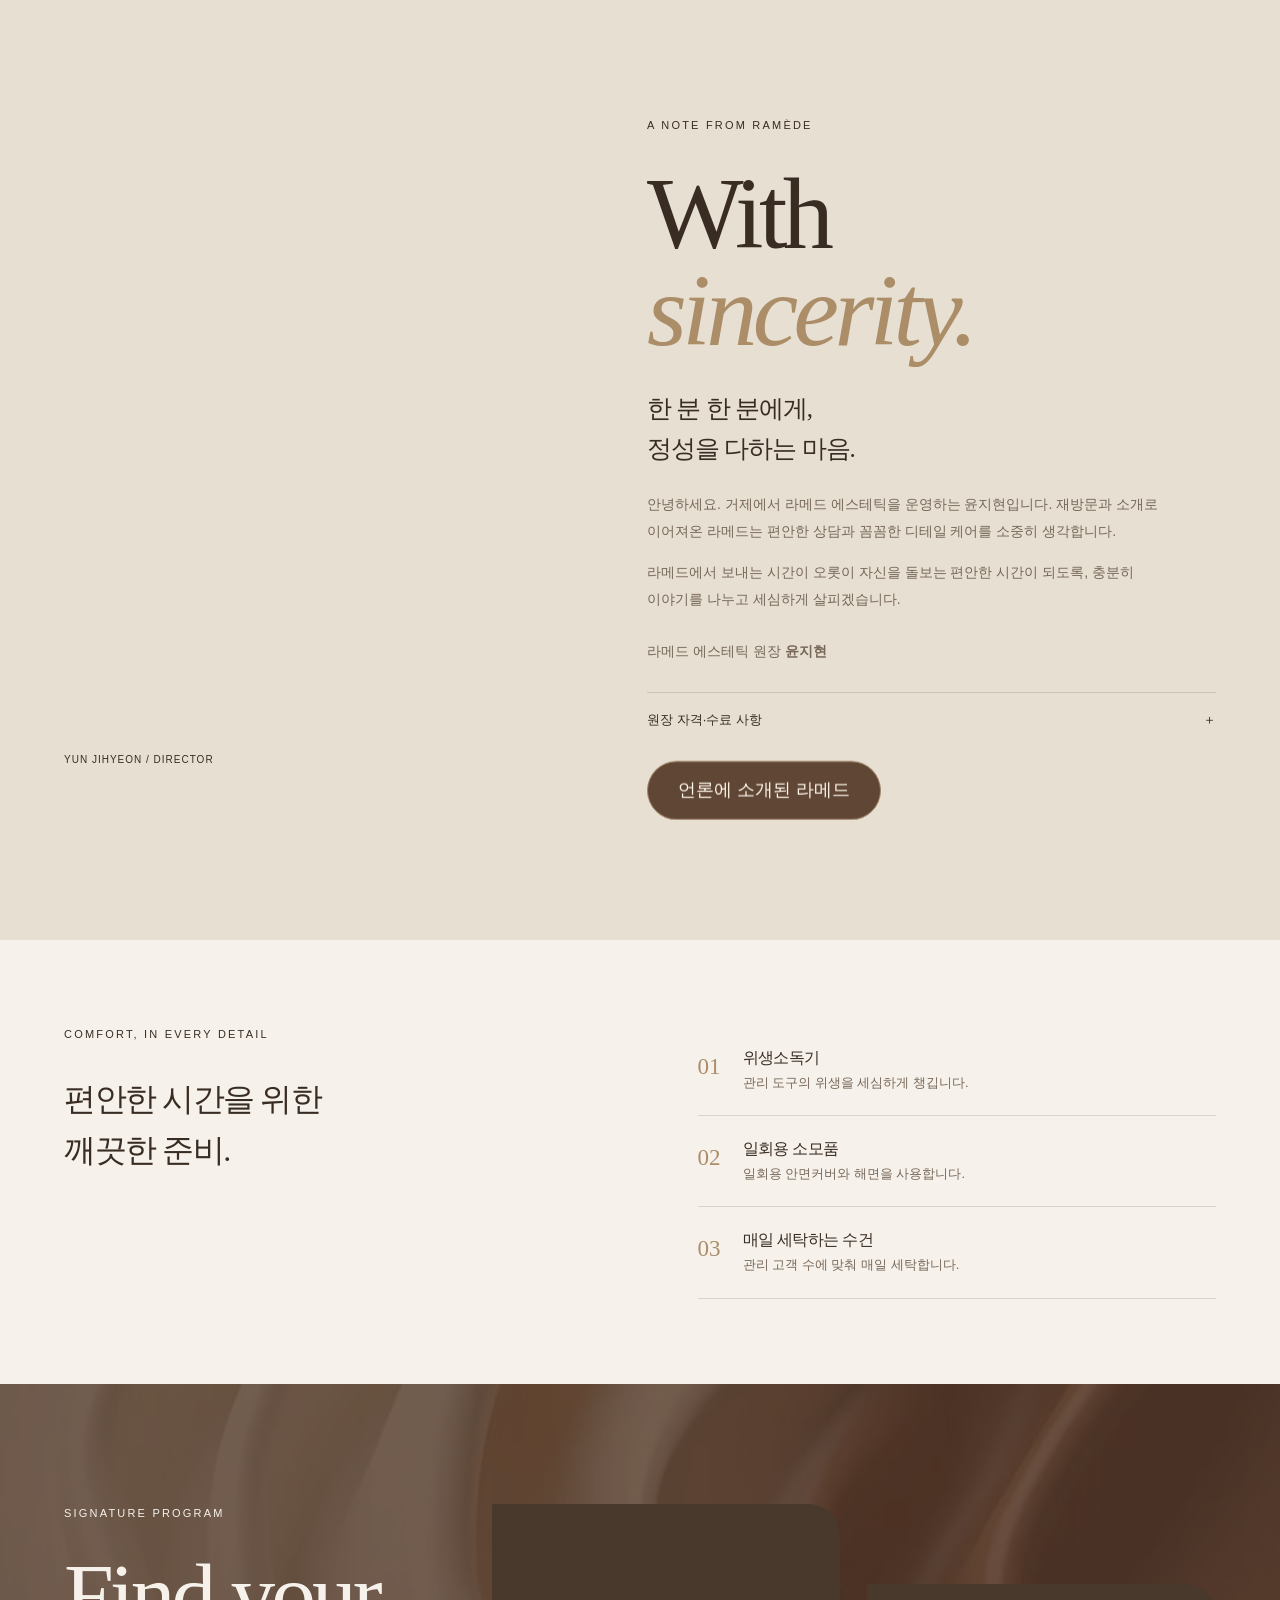
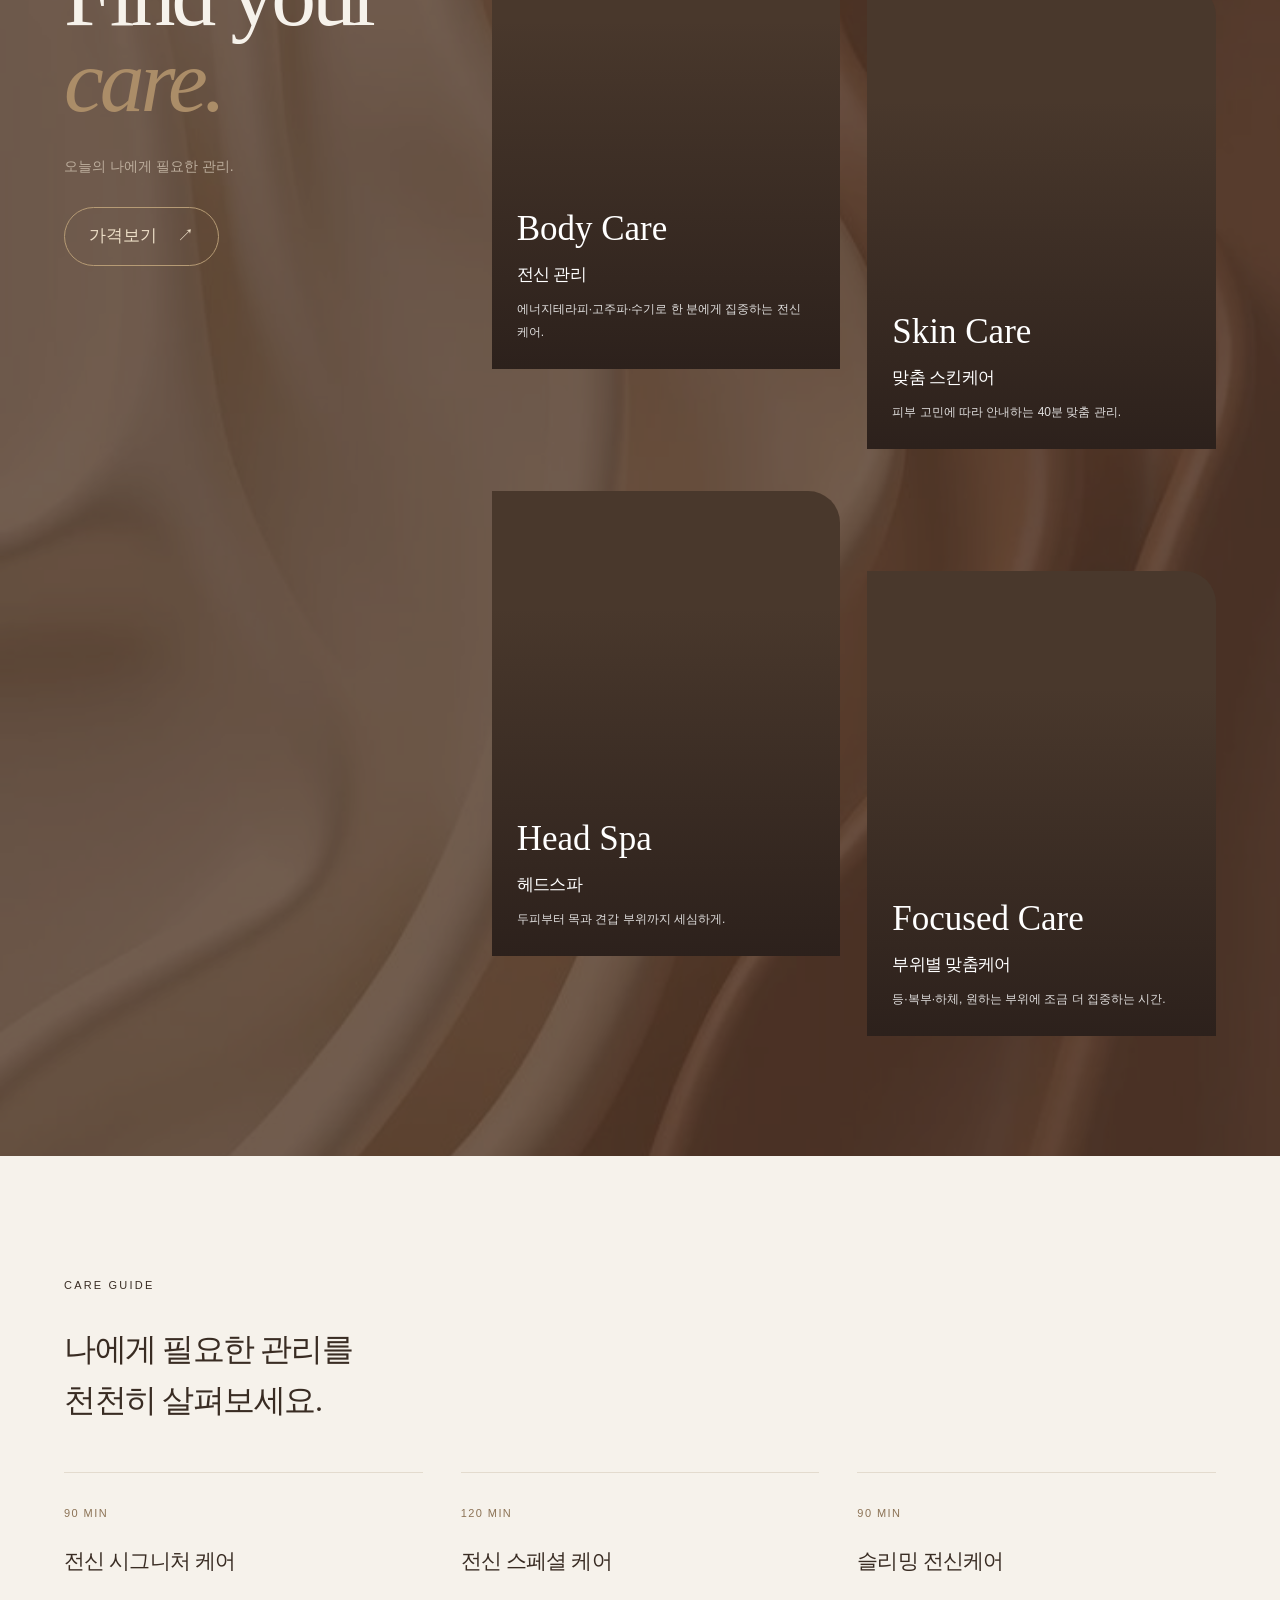
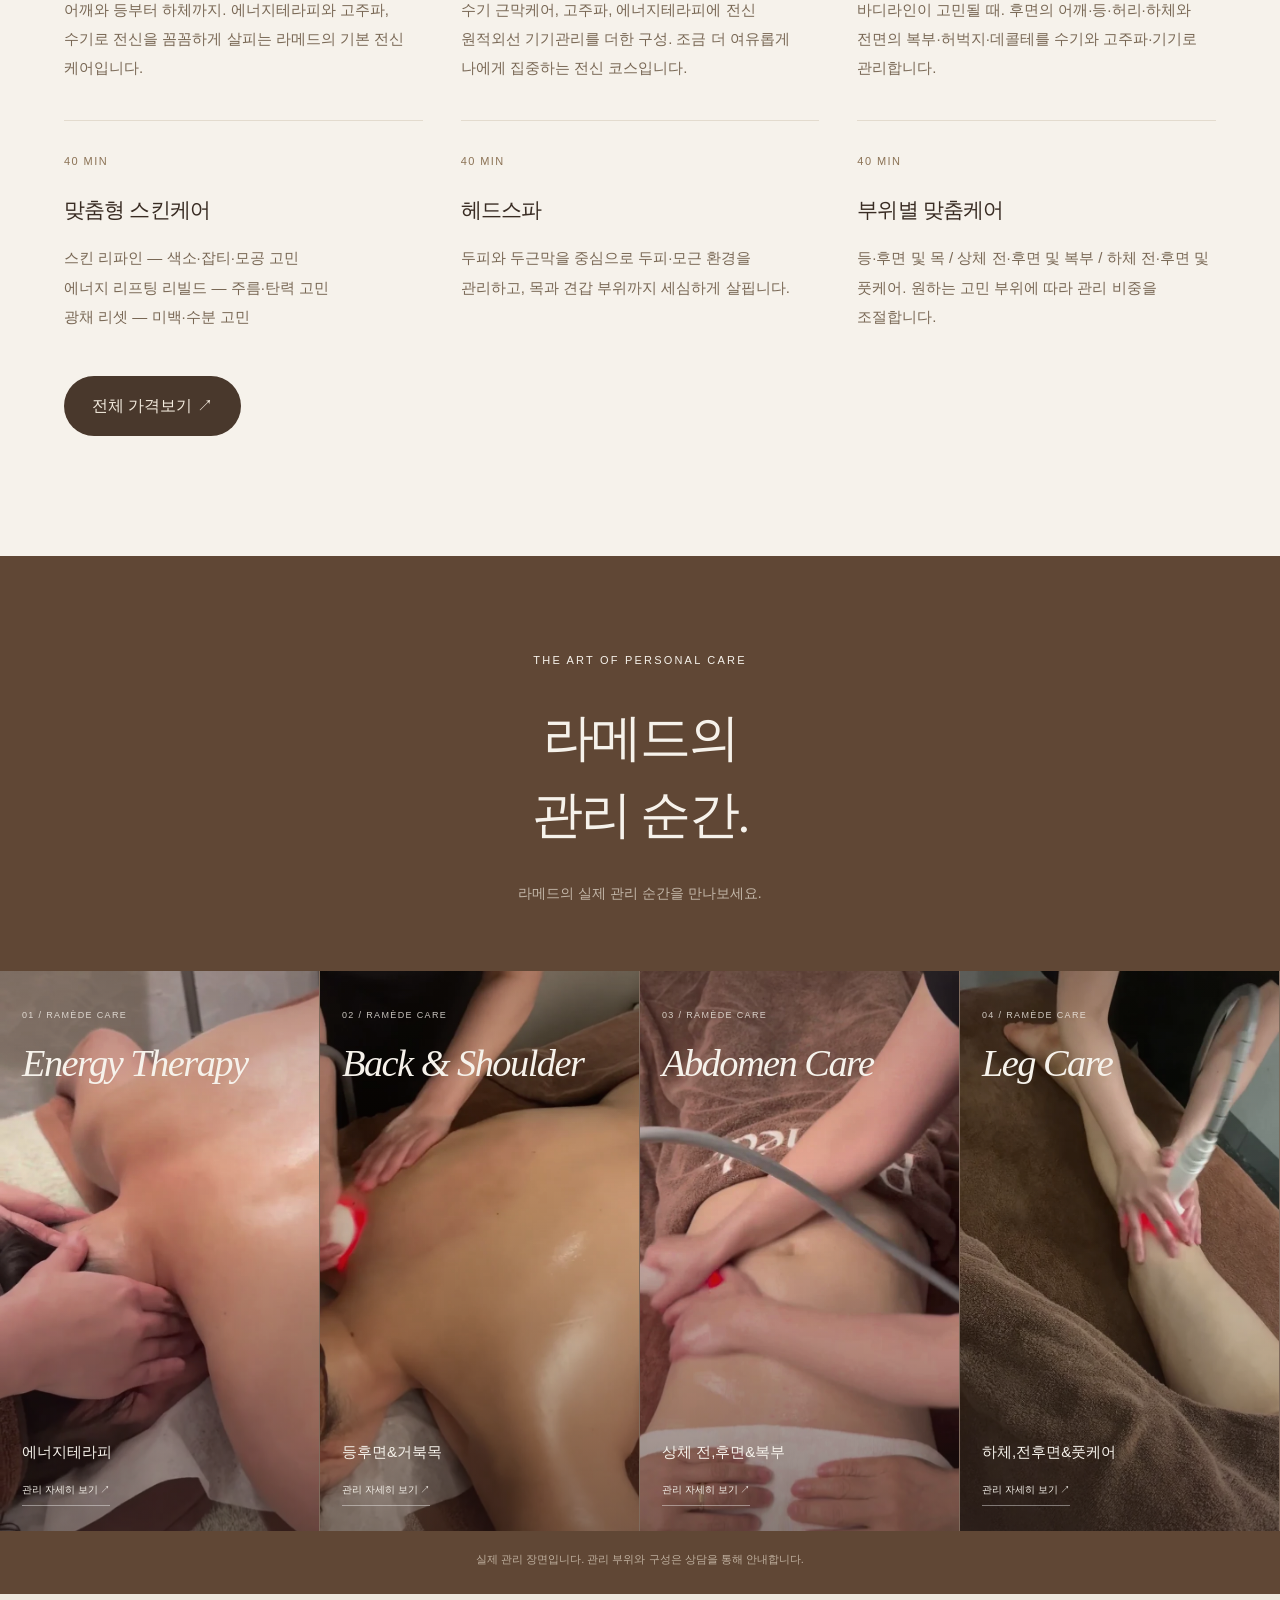
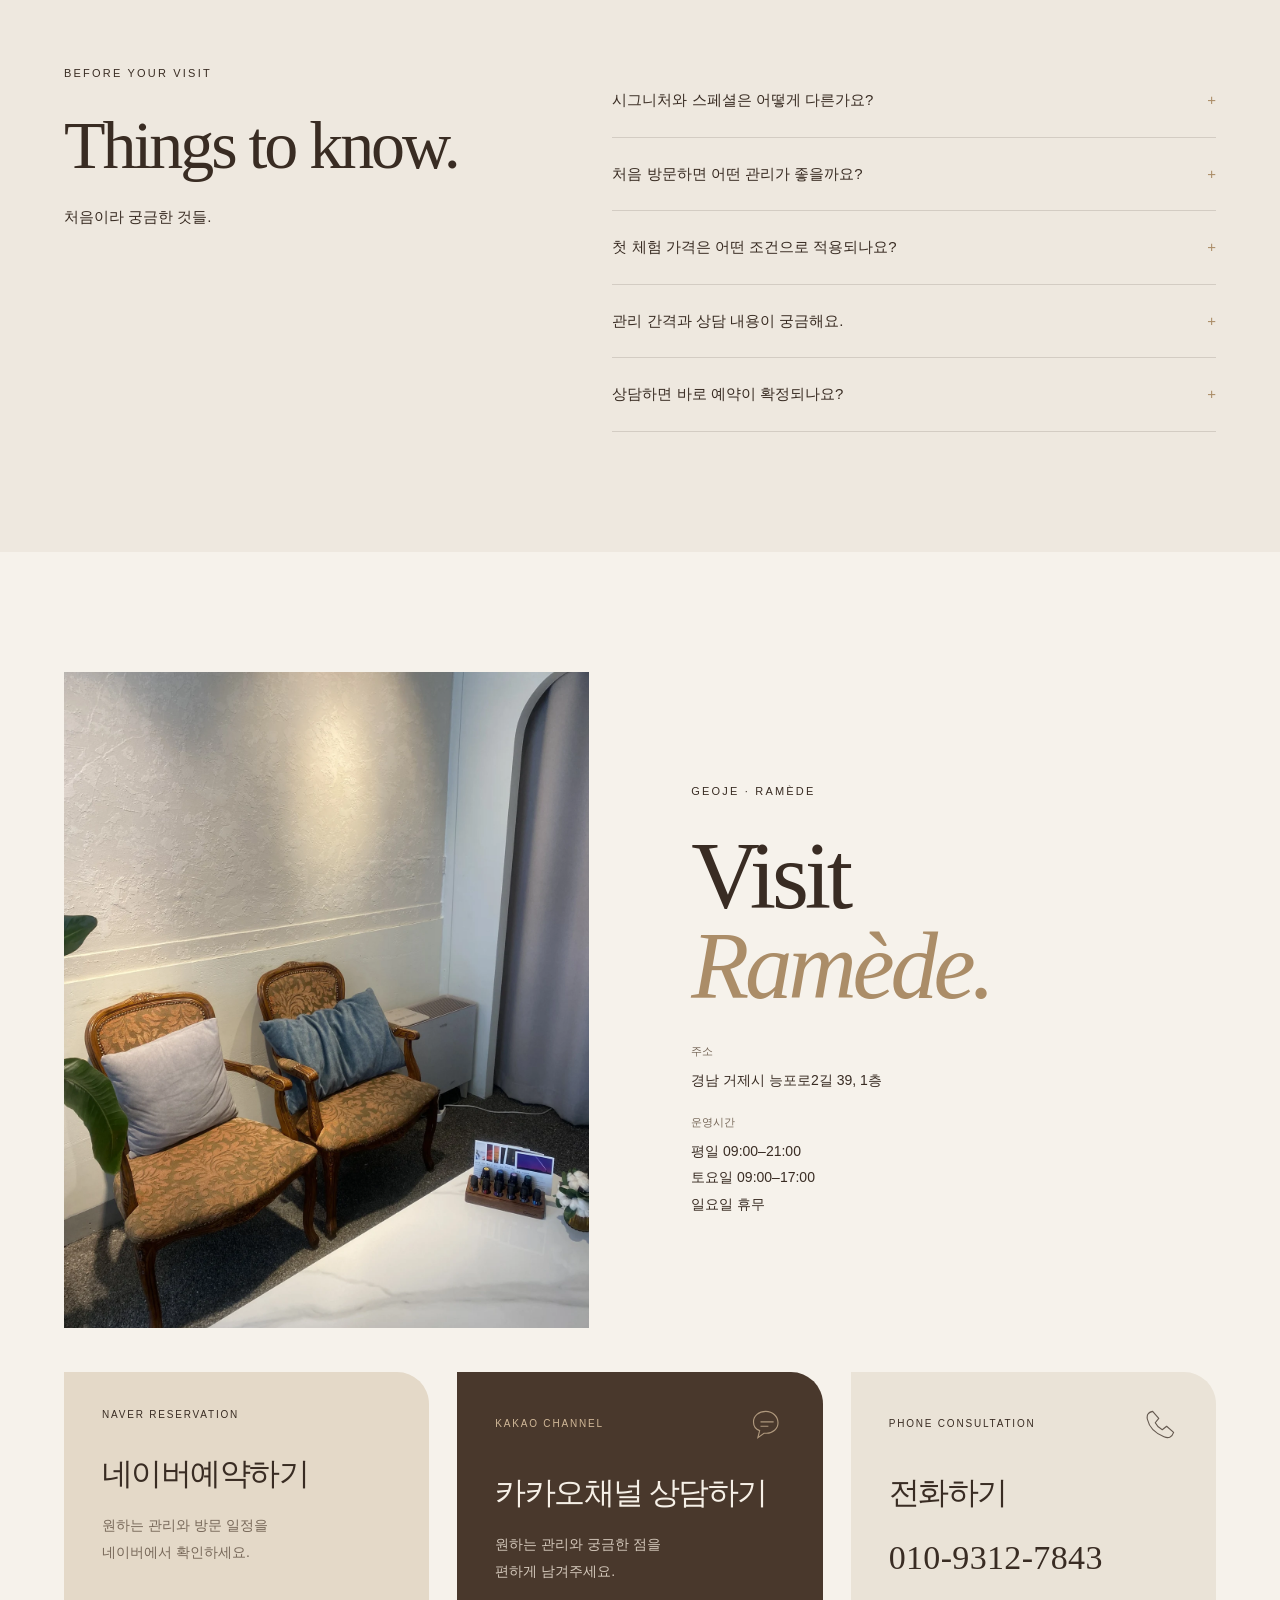
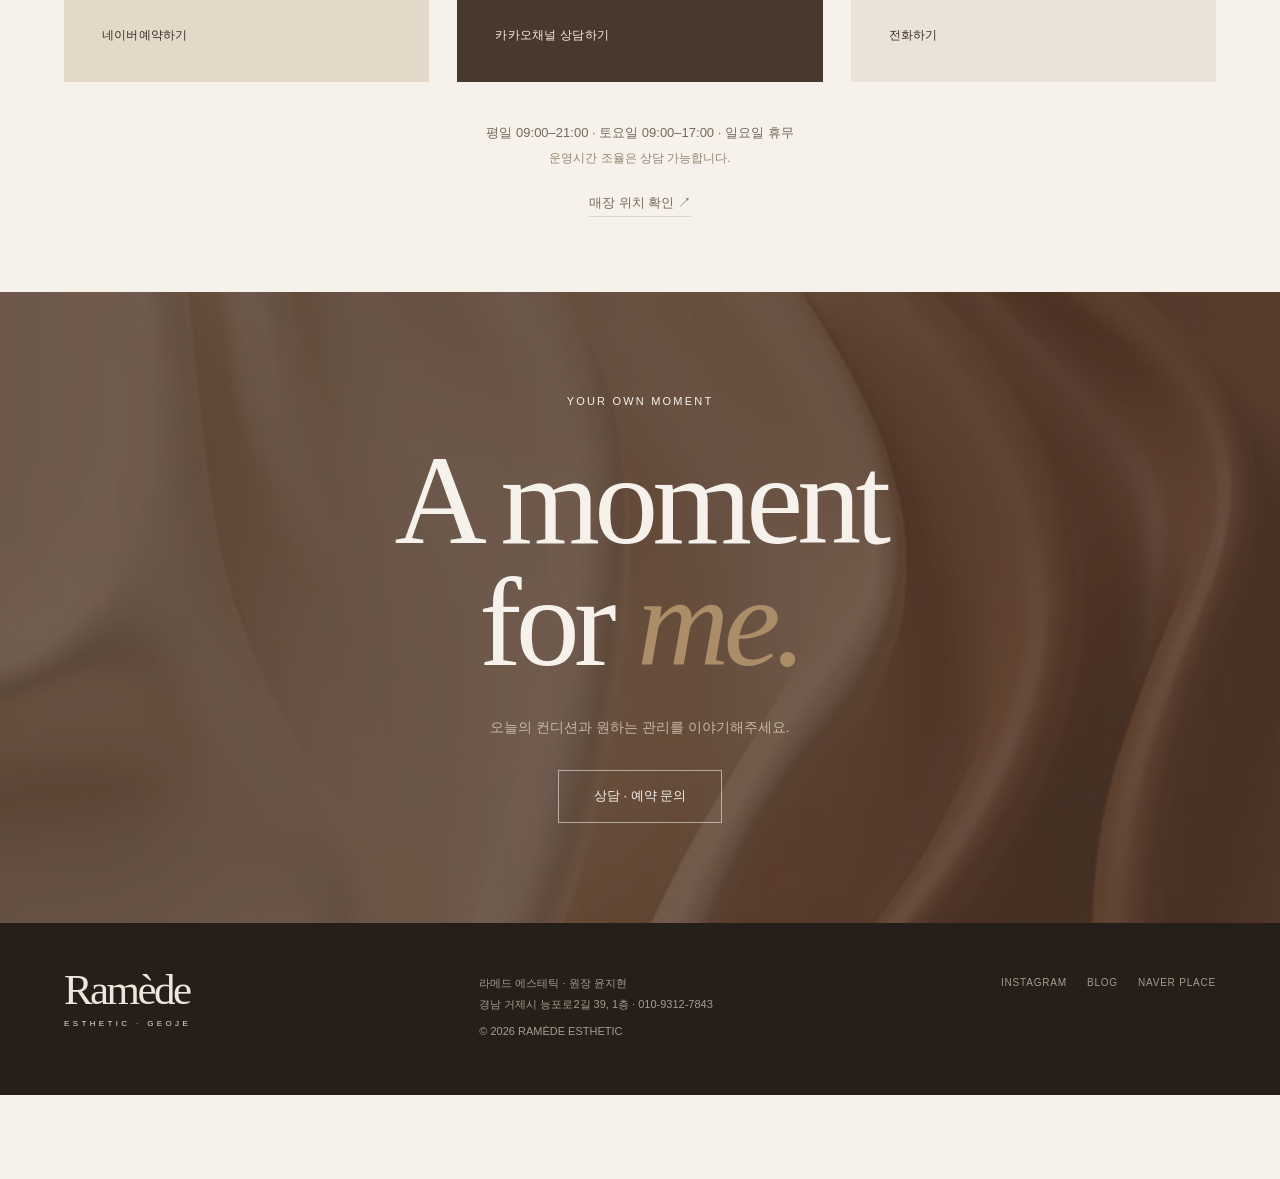
<file: location.html>
<!doctype html><html lang="ko"><head><meta charset="utf-8"><meta http-equiv="refresh" content="0;url=index.html#location"><title>라메드 에스테틱</title></head><body><a href="index.html#location">라메드 홈페이지로 이동</a></body></html>
</file>
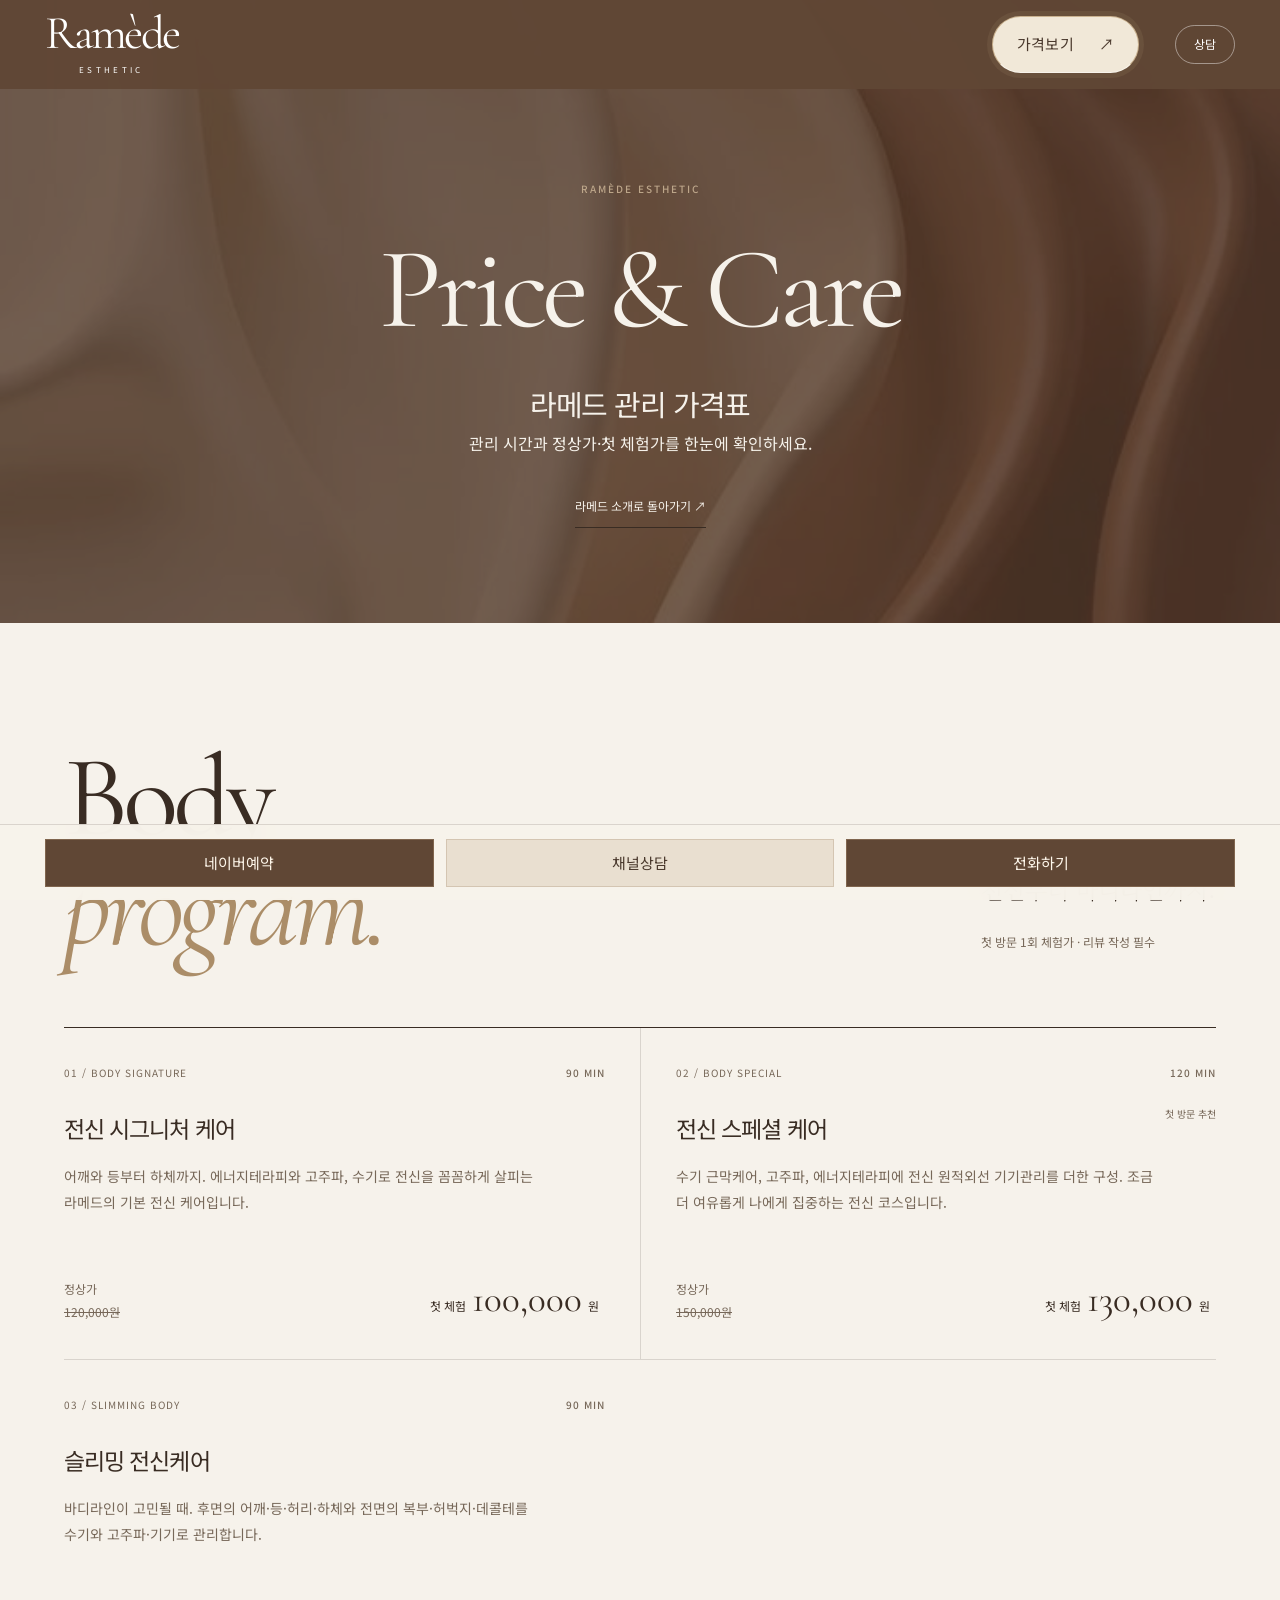
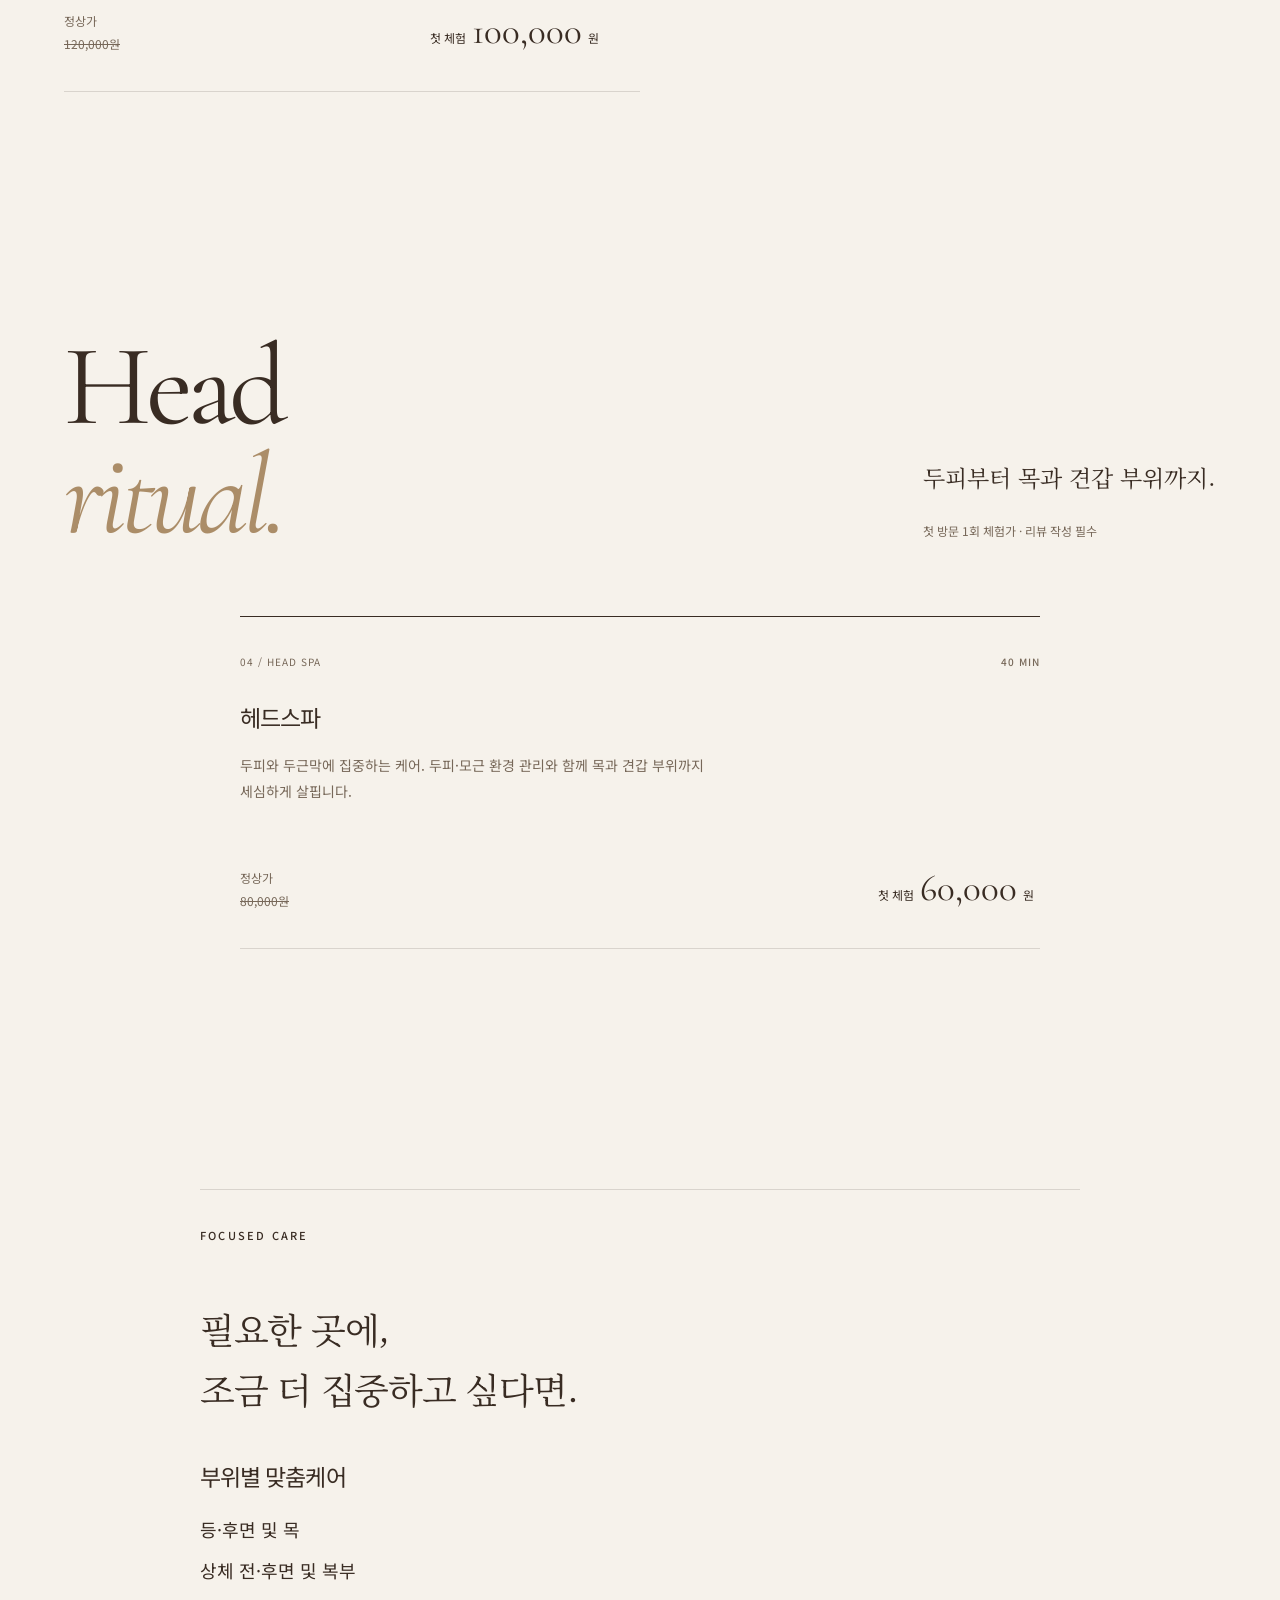
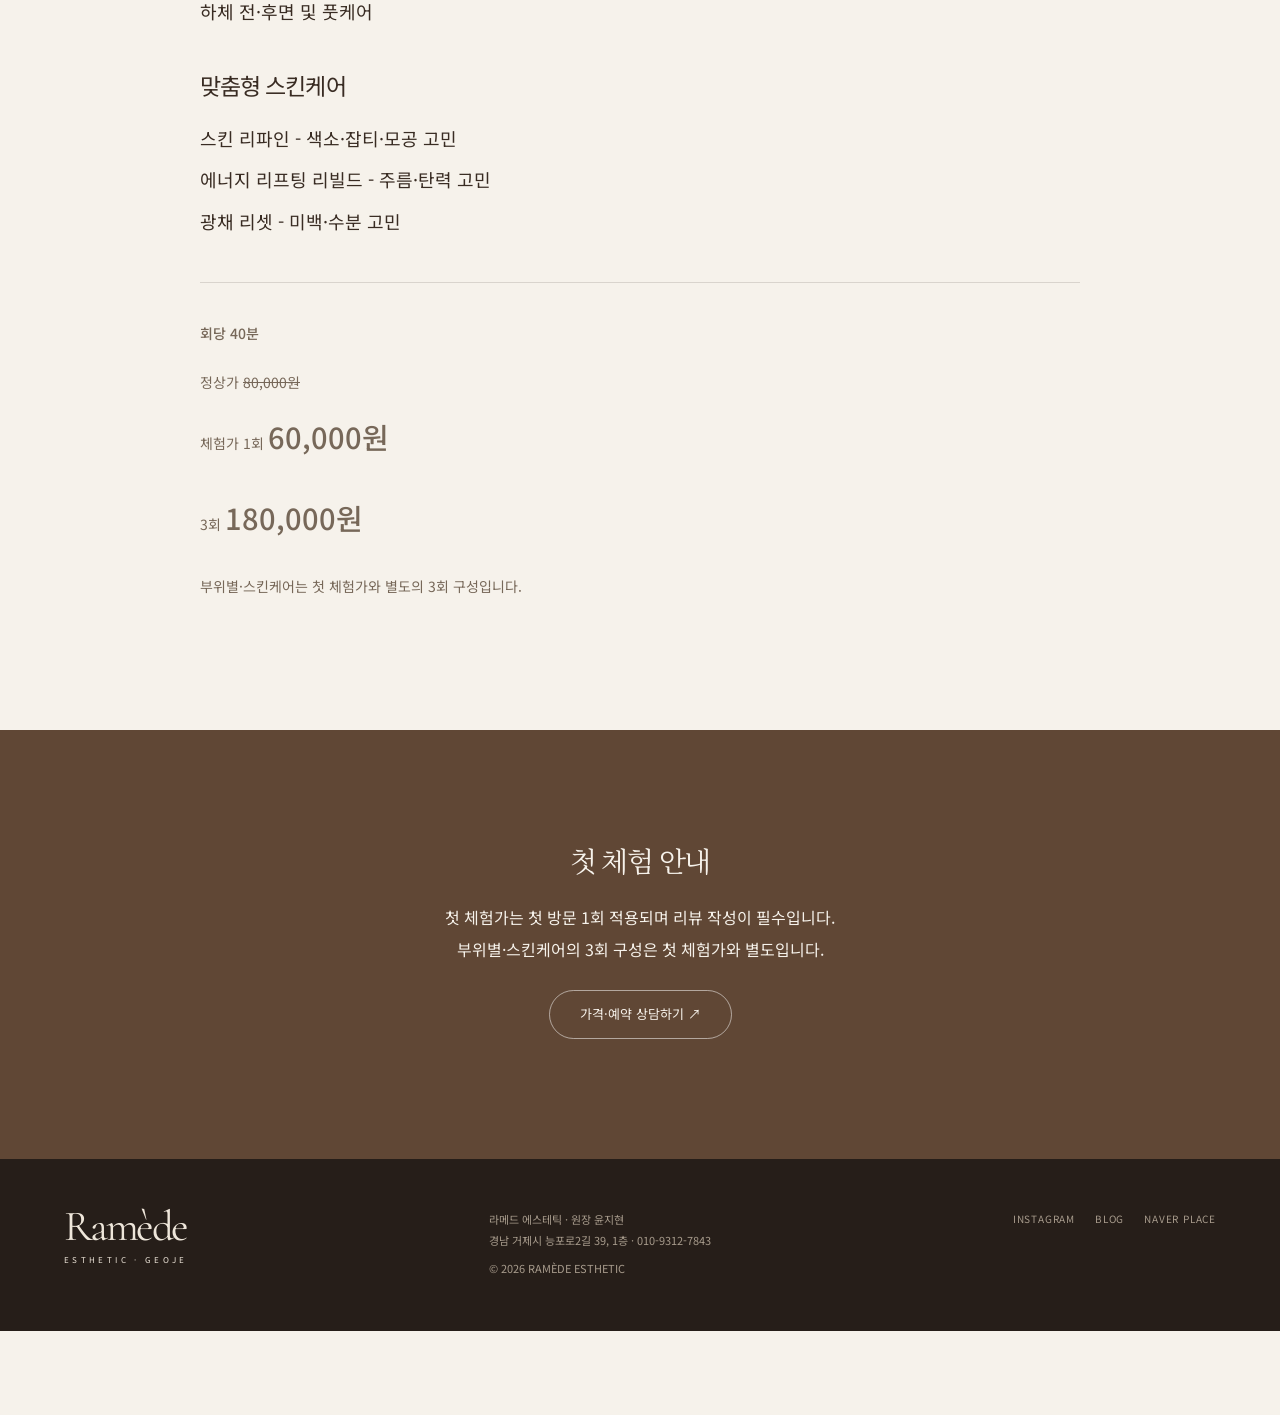
<file: program.html>
<!doctype html>
<html lang="ko"><head><meta charset="utf-8"><script>/* Set the initial position before content or fragment targets are parsed. */if('scrollRestoration' in history)history.scrollRestoration='manual';if(location.hash)history.replaceState(history.state,'',location.pathname+location.search);window.scrollTo({top:0,left:0,behavior:'instant'});window.addEventListener('pageshow',function(e){if(e.persisted)window.scrollTo({top:0,left:0,behavior:'instant'});});</script><meta name="viewport" content="width=device-width,initial-scale=1"><meta name="theme-color" content="#49382c"><title>가격보기 | 라메드 에스테틱</title><meta name="description" content="한 분 한 분의 컨디션을 살피는 라메드 에스테틱. 거제 능포동 에너지테라피·고주파·수기·헤드스파·맞춤 스킨케어. 상담 및 프로그램 안내."><meta property="og:title" content="라메드 에스테틱"><meta property="og:description" content="오롯이 나를 돌보는 시간, 라메드"><link rel="icon" href="favicon.svg"><link rel="preconnect" href="https://fonts.googleapis.com"><link rel="preconnect" href="https://fonts.gstatic.com" crossorigin><link href="https://fonts.googleapis.com/css2?family=Cormorant+Garamond:ital,wght@0,400;0,500;1,400&family=Noto+Sans+KR:wght@400;500;600&family=Noto+Serif+KR:wght@400;500&display=swap" rel="stylesheet"><link rel="stylesheet" href="style.css?v=20261117-r56"><script defer src="script.js?v=20261117-r56"></script></head><body class="subpage"><a class="skip" href="#main">본문 바로가기</a><header class="site-header"><a class="logo" href="index.html" aria-label="라메드 처음으로">Ramède<span>ESTHETIC</span></a><nav class="desktop-nav" aria-label="주 메뉴"><a class="price-nav" href="program.html">가격보기 <span>↗</span></a></nav><a class="header-contact" href="https://pf.kakao.com/_sExnTn">상담</a><button class="menu-toggle" aria-label="전체 메뉴 열기" aria-expanded="false" aria-controls="full-menu"><span></span><span></span></button></header><main id="main"><section class="page-heading"><p class="small-label">RAMÈDE ESTHETIC</p><h1>Price &amp; Care</h1><h2>라메드 관리 가격표</h2><p>관리 시간과 정상가·첫 체험가를 한눈에 확인하세요.</p><a class="underlined" href="index.html">라메드 소개로 돌아가기 ↗</a></section><section class="program section"><div class="program-heading reveal"><h2>Body<br><em>program.</em></h2><div class="program-intro"><p>전신부터 바디라인까지.</p><span>첫 방문 1회 체험가 · 리뷰 작성 필수</span></div></div><div class="program-grid"><article class="program-item reveal" id="program-01"><div class="program-top"><span>01 / BODY SIGNATURE</span><b>90 MIN</b></div><h3>전신 시그니처 케어</h3><p>어깨와 등부터 하체까지. 에너지테라피와 고주파, 수기로 전신을 꼼꼼하게 살피는 라메드의 기본 전신 케어입니다.</p><div class="price"><span>정상가 <s>120,000원</s></span><strong><small>첫 체험</small>100,000<small>원</small></strong></div></article><article class="program-item featured reveal" id="program-02"><div class="program-top"><span>02 / BODY SPECIAL</span><b>120 MIN</b></div><div class="recommend">첫 방문 추천</div><h3>전신 스페셜 케어</h3><p>수기 근막케어, 고주파, 에너지테라피에 전신 원적외선 기기관리를 더한 구성. 조금 더 여유롭게 나에게 집중하는 전신 코스입니다.</p><div class="price"><span>정상가 <s>150,000원</s></span><strong><small>첫 체험</small>130,000<small>원</small></strong></div></article><article class="program-item reveal" id="program-03"><div class="program-top"><span>03 / SLIMMING BODY</span><b>90 MIN</b></div><h3>슬리밍 전신케어</h3><p>바디라인이 고민될 때. 후면의 어깨·등·허리·하체와 전면의 복부·허벅지·데콜테를 수기와 고주파·기기로 관리합니다.</p><div class="price"><span>정상가 <s>120,000원</s></span><strong><small>첫 체험</small>100,000<small>원</small></strong></div></article></div></section><section class="program section"><div class="program-heading reveal"><h2>Head<br><em>ritual.</em></h2><div class="program-intro"><p>두피부터 목과 견갑 부위까지.</p><span>첫 방문 1회 체험가 · 리뷰 작성 필수</span></div></div><div class="program-grid single-program"><article class="program-item reveal" id="program-04"><div class="program-top"><span>04 / HEAD SPA</span><b>40 MIN</b></div><h3>헤드스파</h3><p>두피와 두근막에 집중하는 케어. 두피·모근 환경 관리와 함께 목과 견갑 부위까지 세심하게 살핍니다.</p><div class="price"><span>정상가 <s>80,000원</s></span><strong><small>첫 체험</small>60,000<small>원</small></strong></div></article></div></section><section class="section focused-section" id="focused-care"><div class="focused focused-stack reveal"><p class="small-label">FOCUSED CARE</p><h2>필요한 곳에,<br>조금 더 집중하고 싶다면.</h2><div class="focused-group"><h3>부위별 맞춤케어</h3><ul><li>등·후면 및 목</li><li>상체 전·후면 및 복부</li><li>하체 전·후면 및 풋케어</li></ul></div><div class="focused-group"><h3>맞춤형 스킨케어</h3><ul><li>스킨 리파인 - 색소·잡티·모공 고민</li><li>에너지 리프팅 리빌드 - 주름·탄력 고민</li><li>광채 리셋 - 미백·수분 고민</li></ul></div><div class="focused-pricing"><p class="focused-duration">회당 40분</p><p>정상가 <s>80,000원</s></p><p class="focused-trial">체험가 1회 <strong>60,000원</strong></p><p class="focused-package">3회 <strong>180,000원</strong></p><p class="focused-condition">부위별·스킨케어는 첫 체험가와 별도의 3회 구성입니다.</p></div></div></section><section class="price-conditions section"><h2>첫 체험 안내</h2><p>첫 체험가는 첫 방문 1회 적용되며 리뷰 작성이 필수입니다.<br>부위별·스킨케어의 3회 구성은 첫 체험가와 별도입니다.</p><a class="outline-link" href="https://pf.kakao.com/_sExnTn">가격·예약 상담하기 ↗</a></section></main><footer><a class="logo" href="index.html">Ramède<span>ESTHETIC · GEOJE</span></a><div><p>라메드 에스테틱 · 원장 윤지현</p><p>경남 거제시 능포로2길 39, 1층 · 010-9312-7843</p><small>© 2026 RAMÈDE ESTHETIC</small></div><div class="social"><a href="https://www.instagram.com/ramede_spa/" target="_blank" rel="noopener">INSTAGRAM</a><a href="https://blog.naver.com/ramede_spa" target="_blank" rel="noopener">BLOG</a><a href="https://map.naver.com/p/entry/place/1915856797?placePath=%2Fhome" target="_blank" rel="noopener">NAVER PLACE</a></div></footer>

<div class="fixed-bar" aria-label="빠른 상담"><p>오롯이 나를 돌보는 시간, <strong>라메드.</strong></p><a href="https://map.naver.com/p/entry/place/1915856797?placePath=%2Fticket" target="_blank" rel="noopener">네이버예약</a><a class="fixed-primary" href="https://pf.kakao.com/_sExnTn">채널상담</a><a href="tel:01093127843">전화하기</a></div>
<div class="full-menu" id="full-menu" role="dialog" aria-modal="true" aria-label="전체 메뉴" hidden><div class="menu-masthead"><a class="logo" href="index.html" aria-label="라메드 처음으로">Ramède<span>ESTHETIC</span></a><button class="menu-close" aria-label="전체 메뉴 닫기">×</button><p>오롯이, 나를 돌보는 시간.</p></div><nav aria-label="전체 메뉴 항목"><a href="#director">ABOUT <small>라메드 소개</small></a><a href="solution.html">SOLUTION</a><a href="program.html">PROGRAM</a><a href="care-films.html">CARE FILMS <small>실제 관리 영상</small></a><a href="#care-overview">LOCATION <small>오시는 길</small></a><a href="https://pf.kakao.com/_sExnTn">RESERVATION <small>상담·예약 문의</small></a></nav><div class="menu-contact"><a href="tel:01093127843">010-9312-7843</a><span>GEOJE · RAMÈDE ESTHETIC</span></div></div></body></html>
</file>
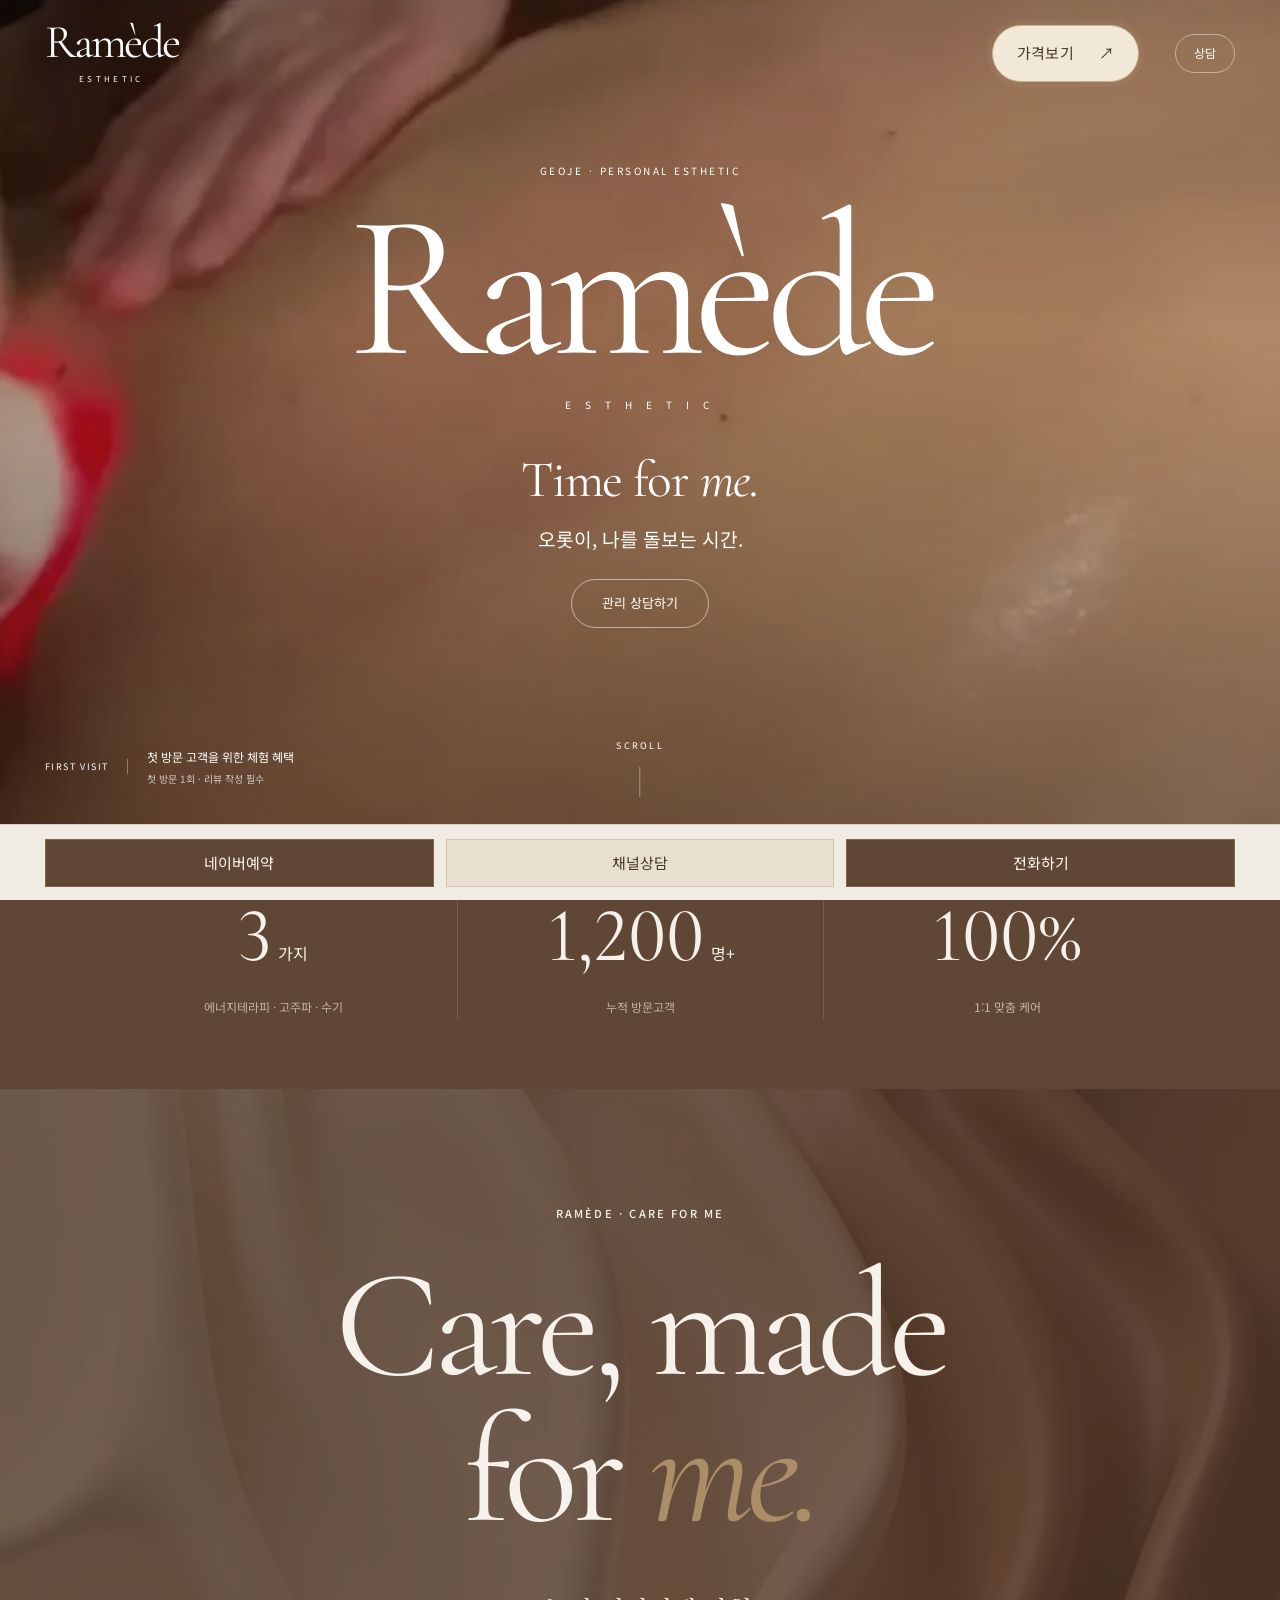
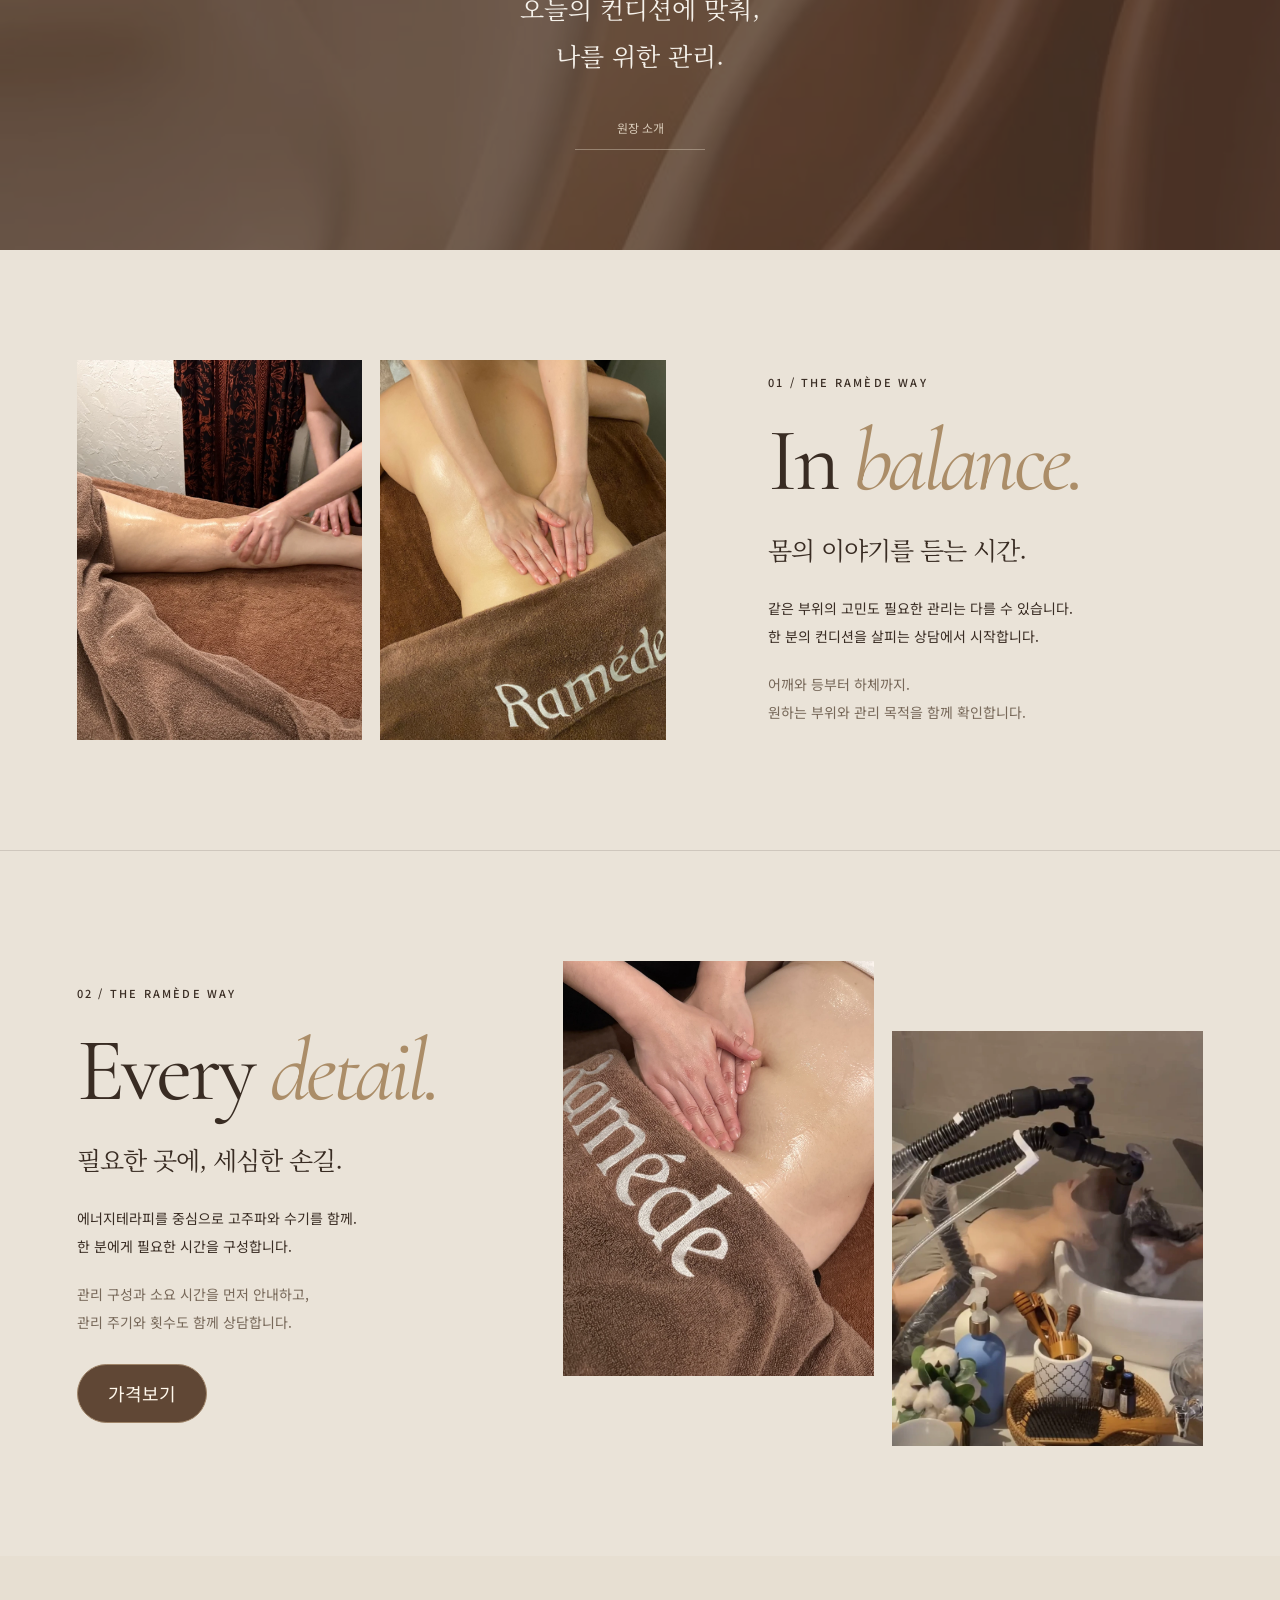
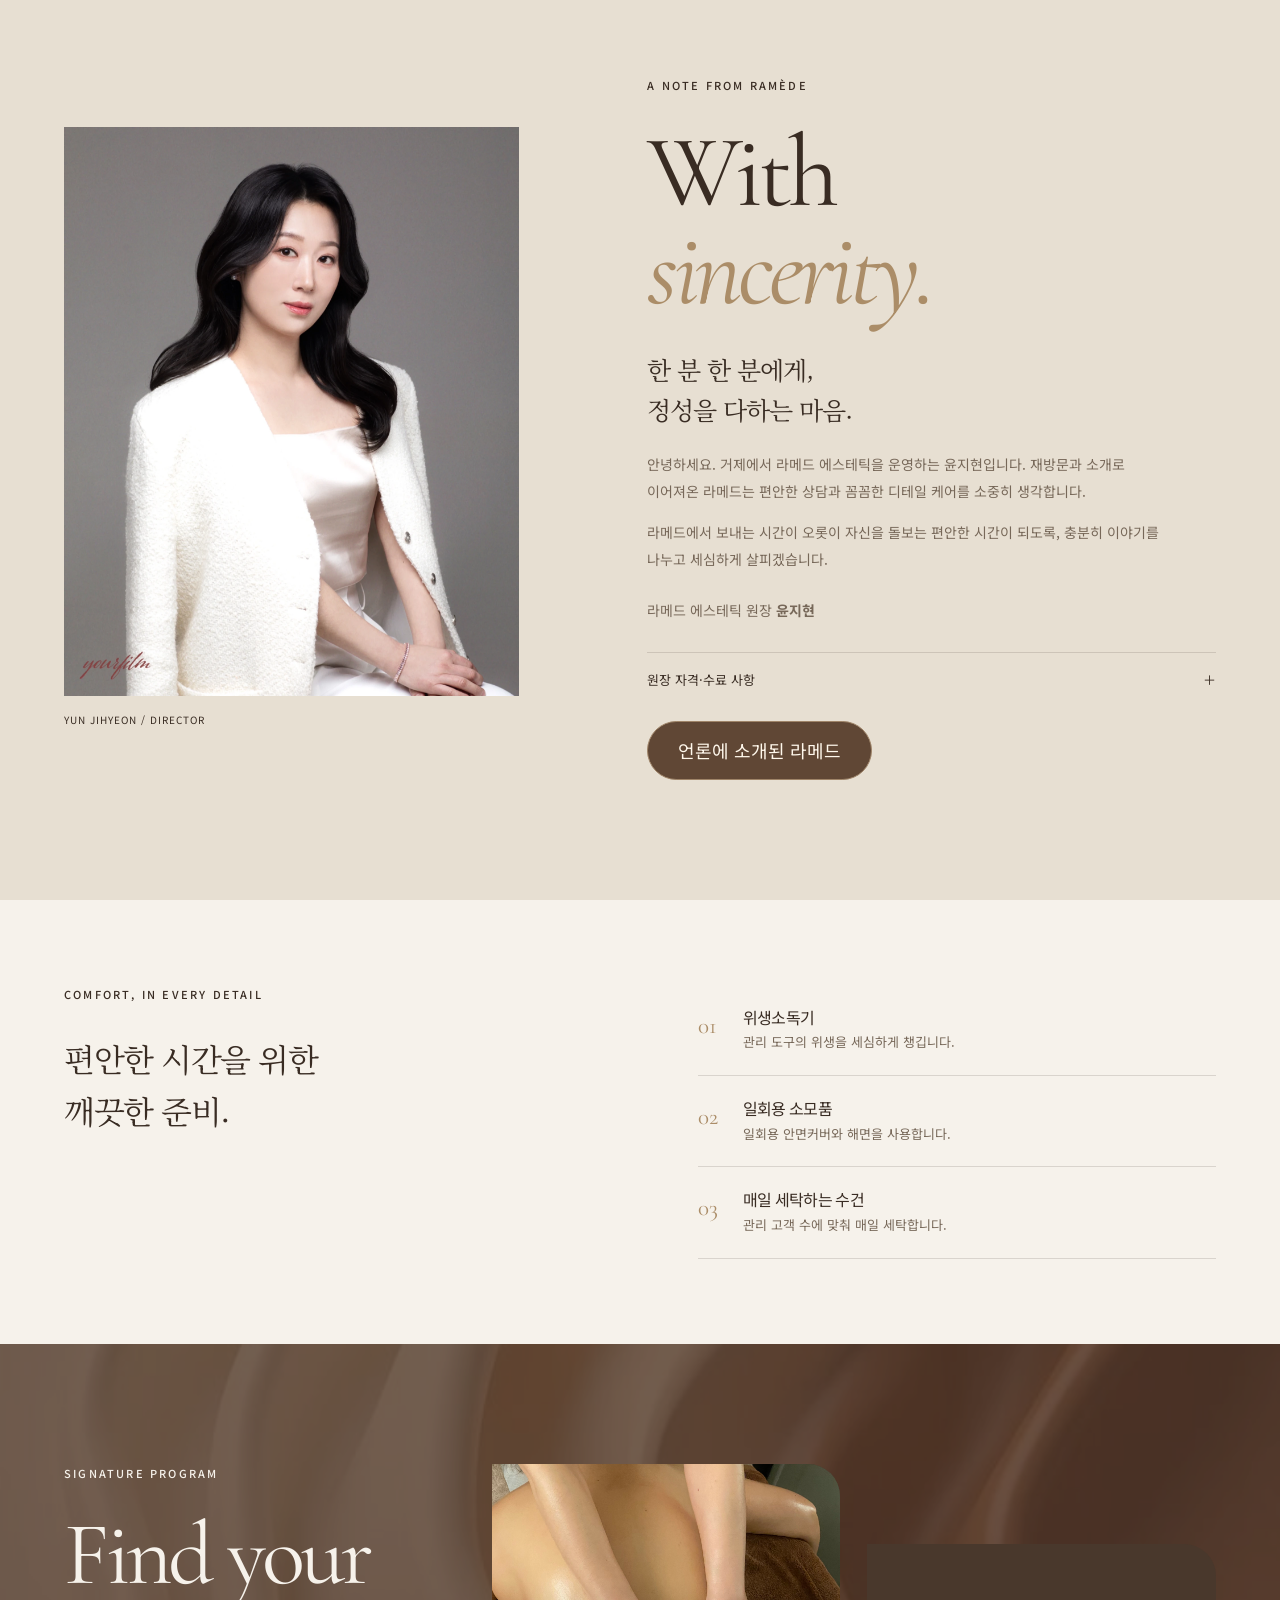
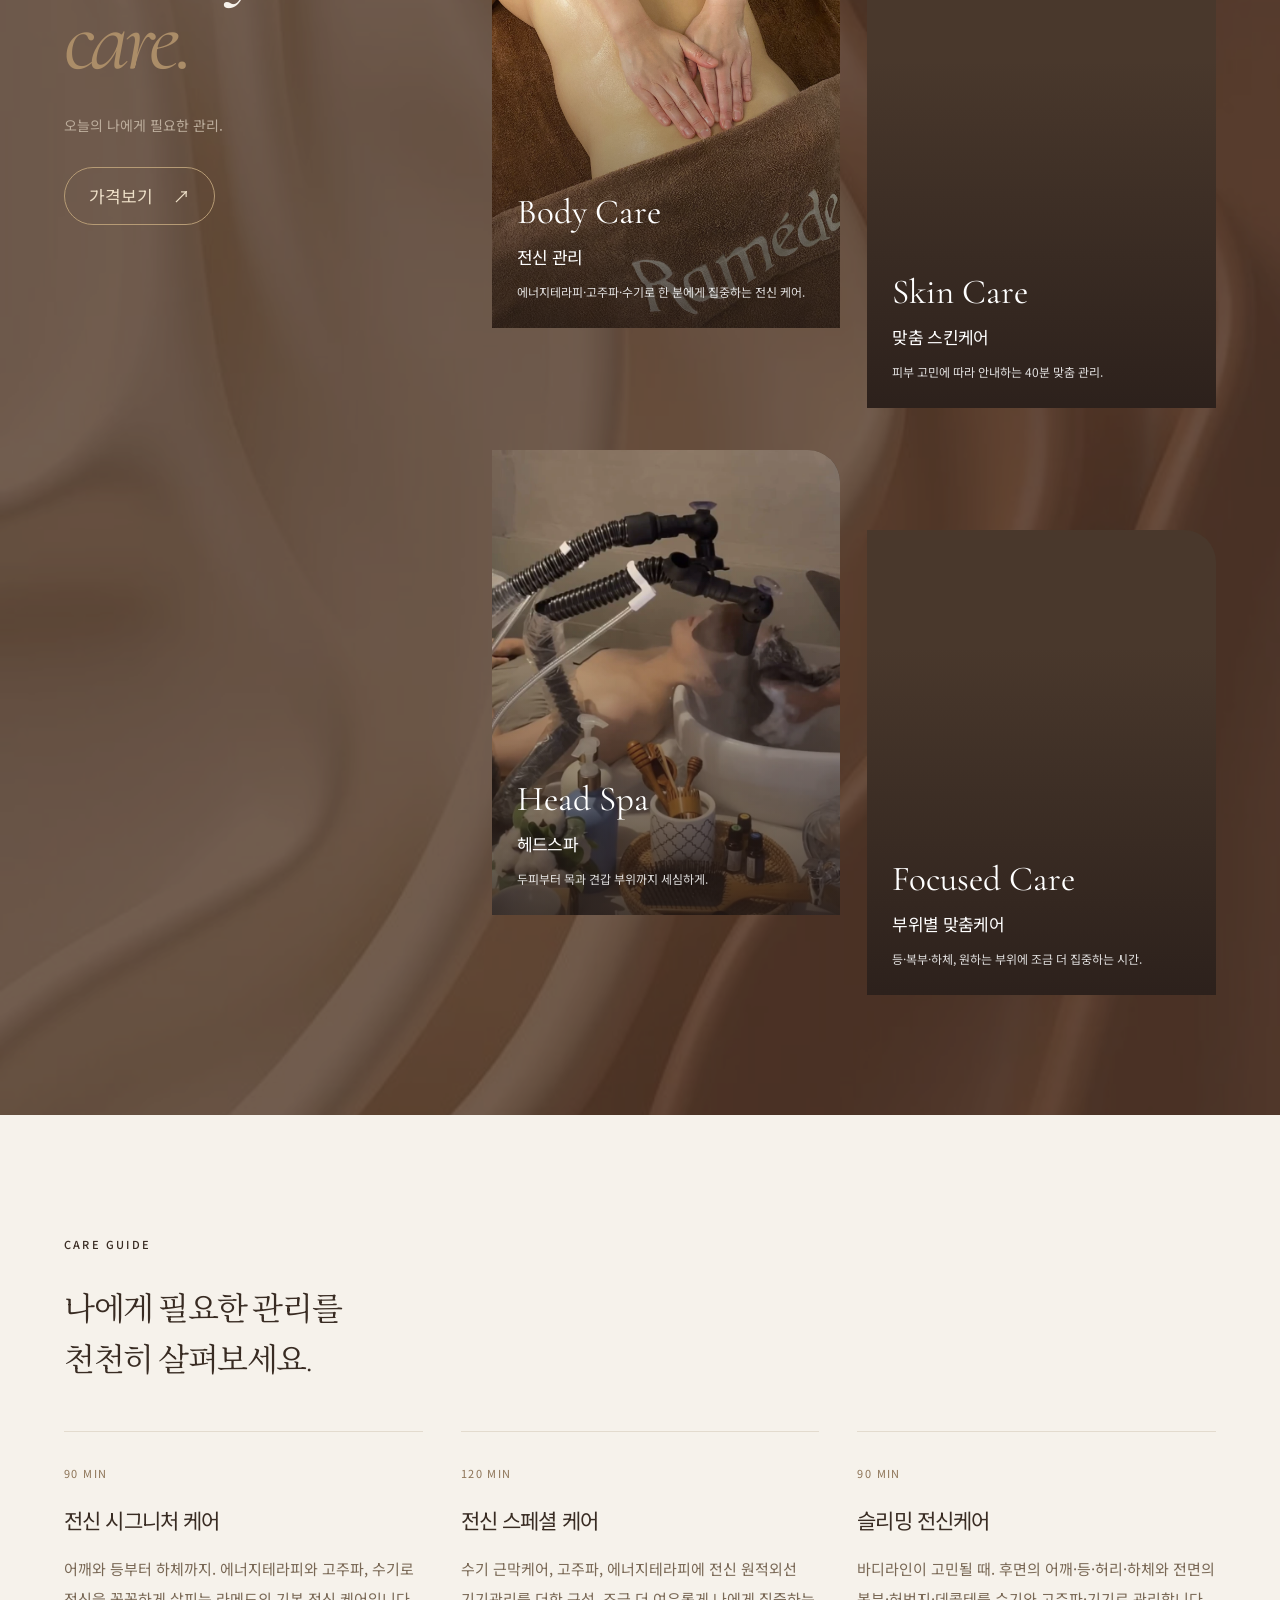
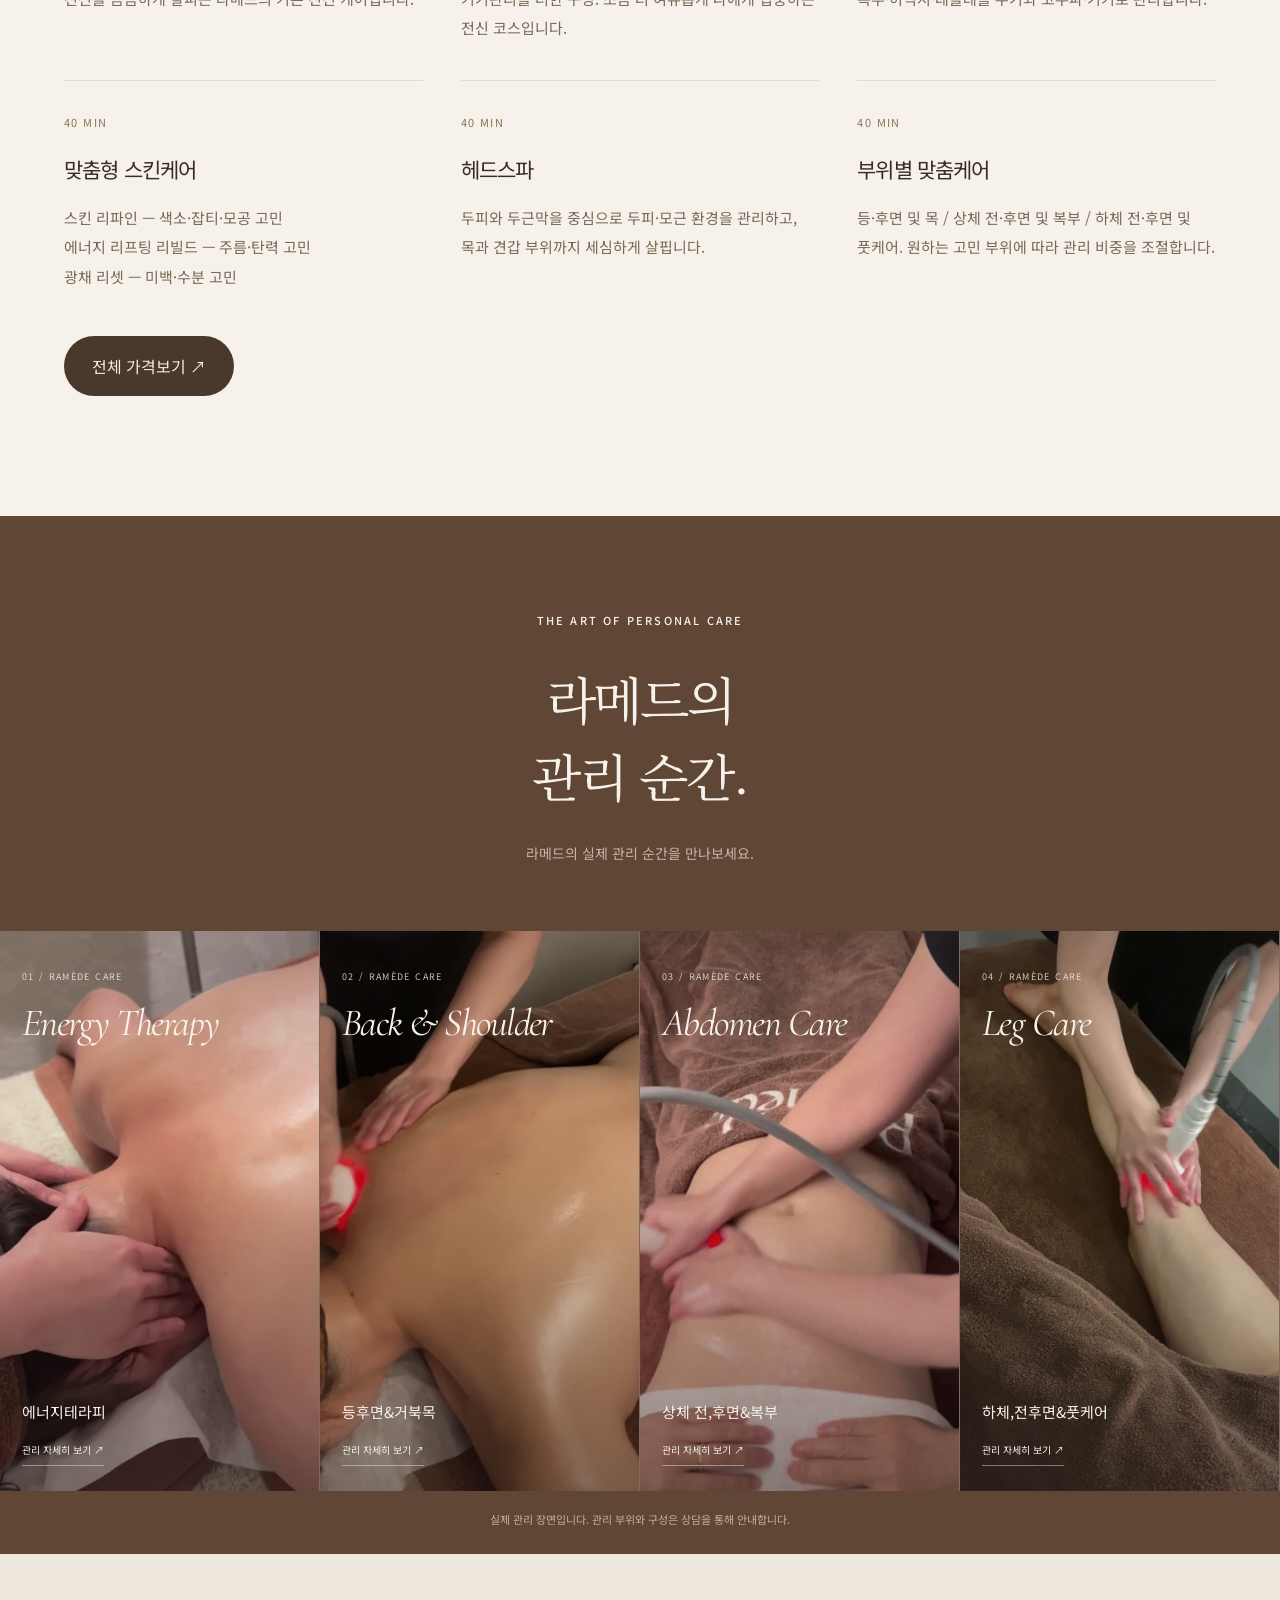
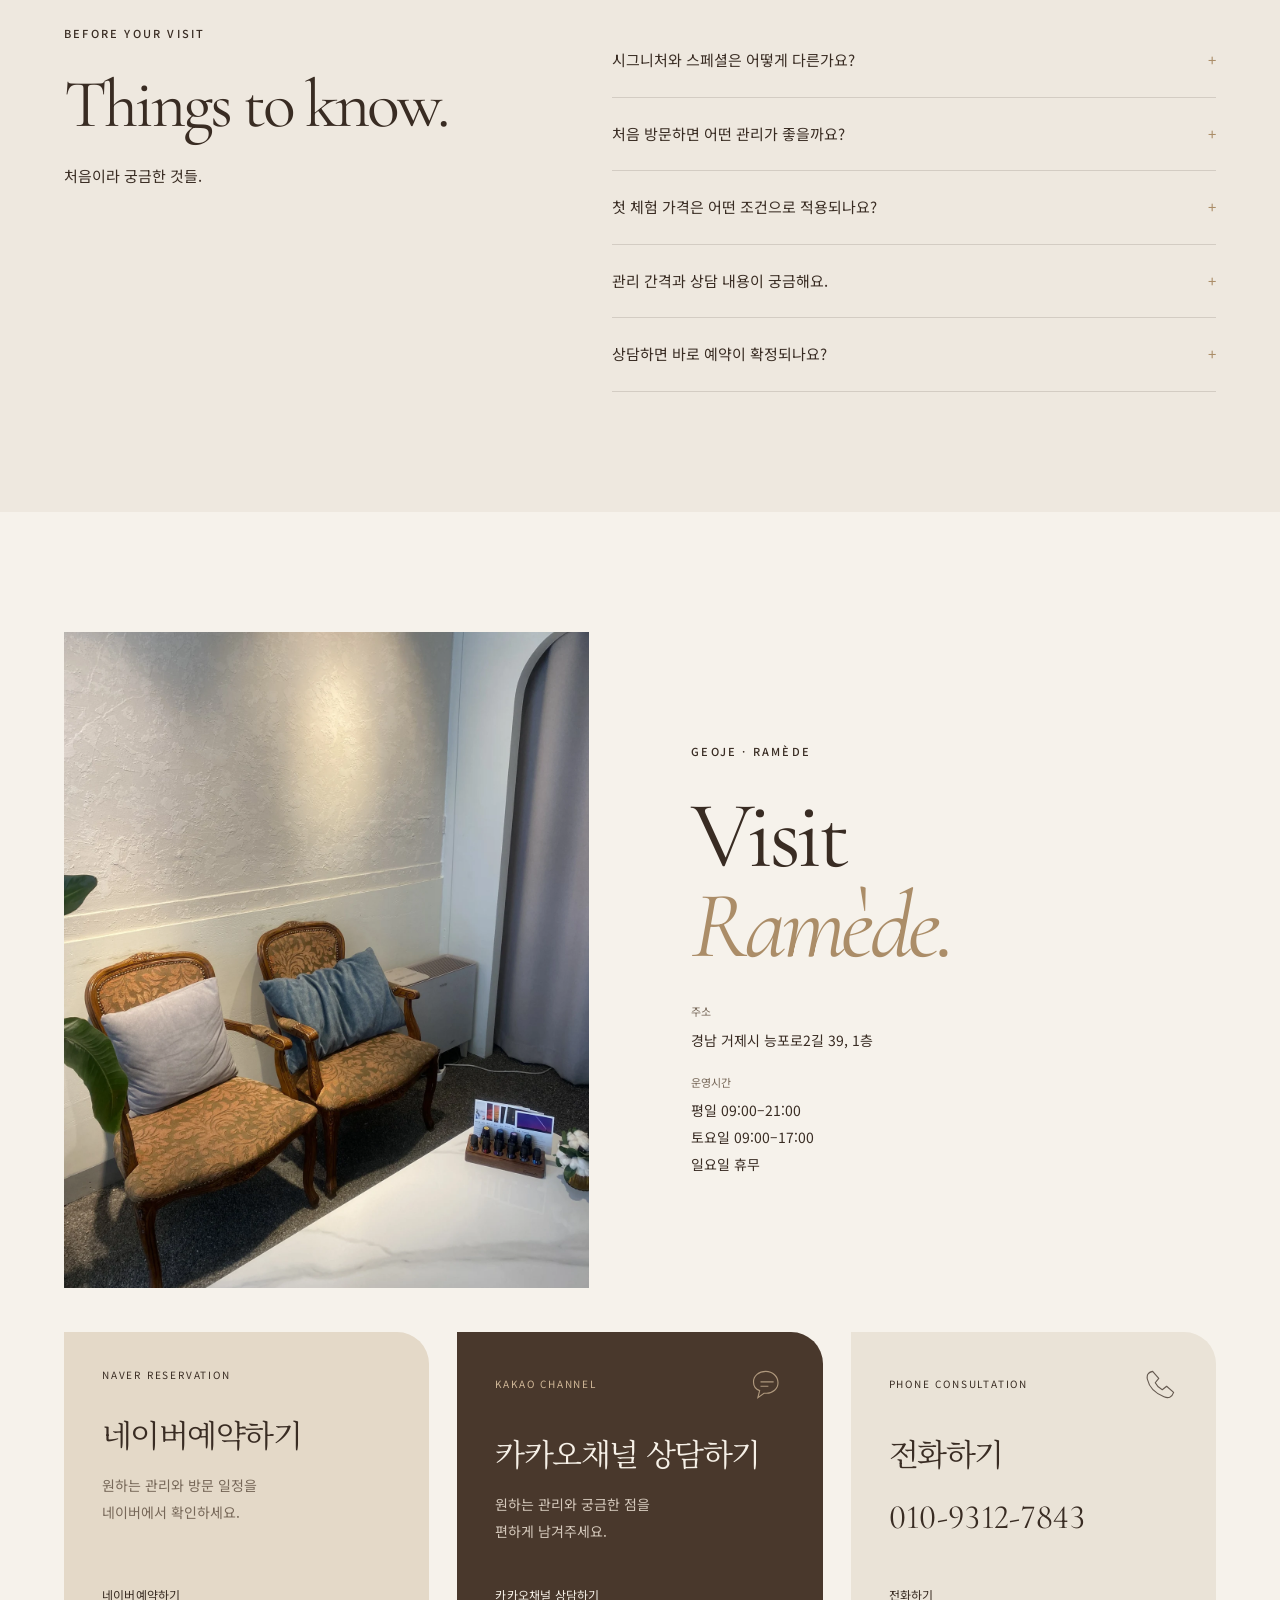
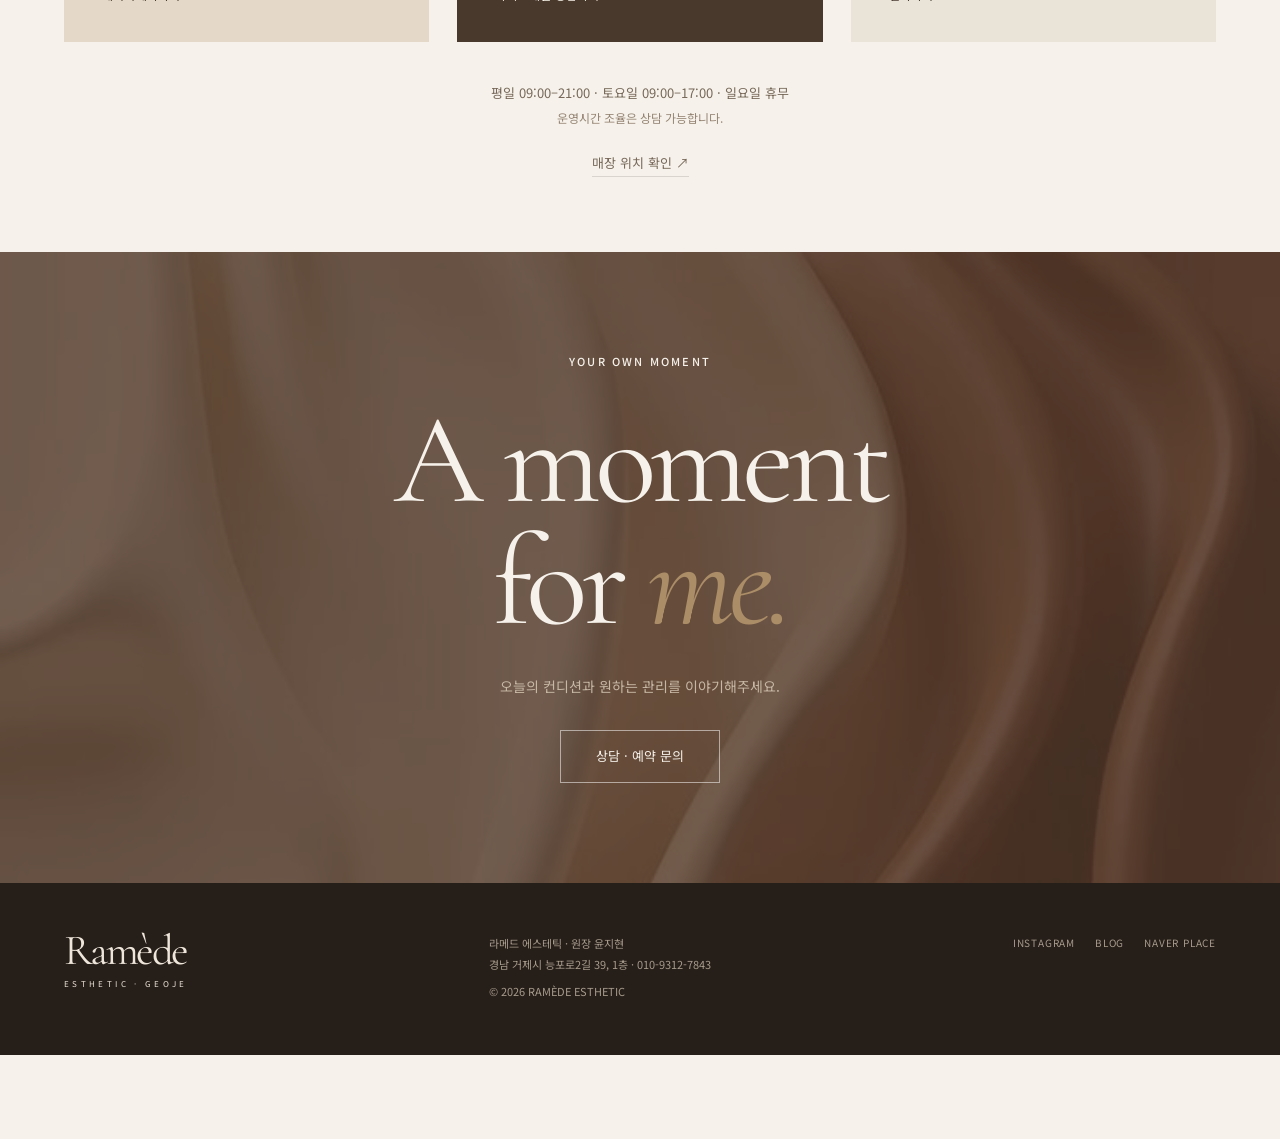
<file: reservation.html>
<!doctype html><html lang="ko"><head><meta charset="utf-8"><meta http-equiv="refresh" content="0;url=index.html#contact"><title>라메드 에스테틱</title></head><body><a href="index.html#contact">라메드 홈페이지로 이동</a></body></html>
</file>
<file: style.css>
@charset "UTF-8";
:root{--ink:#392c23;--muted:#776859;--paper:#f6f2eb;--cream:#eae2d6;--dark:#30251f;--accent:#ab8d68;--line:#392c2326;--serif:'Cormorant Garamond','Noto Serif KR',serif;--sans:'Noto Sans KR','Apple SD Gothic Neo',sans-serif}
*{box-sizing:border-box}html{scroll-behavior:smooth;scroll-padding-top:100px}body{margin:0;background:var(--paper);color:var(--ink);font-family:var(--sans);font-size:16px;line-height:1.9;padding-bottom:84px;-webkit-font-smoothing:antialiased}a{color:inherit;text-decoration:none}button,input,summary{font:inherit}button{cursor:pointer}img,video{display:block;width:100%}img{height:auto}figure,p,h1,h2,h3,h4{margin:0}h1,h2,h3,h4{font-weight:400}h2{font-family:var(--serif);font-size:clamp(64px,7.6vw,112px);line-height:.95;letter-spacing:-.045em}h2 em{color:var(--accent);font-weight:400}h3{font-size:25px;line-height:1.6;letter-spacing:-.04em}p{word-break:keep-all}a:focus-visible,button:focus-visible,summary:focus-visible{outline:2px solid var(--accent);outline-offset:5px}.sr-only,.skip:not(:focus){position:absolute;width:1px;height:1px;clip-path:inset(50%);overflow:hidden}.skip:focus{position:fixed;z-index:100;background:white;padding:12px}.section{padding:120px max(5vw,24px)}.small-label,.section-no{font-family:var(--sans);font-size:11px;font-weight:500;letter-spacing:.2em;line-height:1.7}.small-label{margin-bottom:30px}.subtle{color:var(--muted)}
.site-header{position:fixed;inset:0 0 auto;z-index:50;display:flex;align-items:center;gap:30px;padding:24px 3.5vw;color:#fff;transition:background .5s,padding .5s}.site-header.scrolled{background:#30251ff2;padding-block:15px}.logo{font-family:var(--serif);font-size:47px;line-height:.8;letter-spacing:-.06em;flex-shrink:0}.logo span{font-family:var(--sans);display:block;font-size:8px;letter-spacing:.42em;line-height:1;margin:13px 0 0;text-align:center}.site-header nav{display:flex;gap:27px;margin-left:auto}.site-header nav a{font-size:11px;letter-spacing:.08em;padding:8px 0;position:relative}.site-header nav a:after{content:'';position:absolute;bottom:0;left:0;width:0;height:1px;background:currentColor;transition:width .4s}.site-header nav a:hover:after{width:100%}.quick{position:relative}.quick>button{border:1px solid #ffffff70;background:transparent;color:inherit;border-radius:40px;padding:8px 18px;font-size:12px}.quick>div{position:absolute;right:0;top:calc(100% + 15px);background:var(--paper);color:var(--ink);padding:18px 22px;width:170px;box-shadow:0 8px 30px #0002}.quick>div a{display:block;font-size:14px;padding:6px 0}.menu-toggle{width:32px;min-height:40px;background:none;border:0;padding:5px 0;display:none}.menu-toggle span{display:block;height:1px;background:currentColor;margin:8px 0;color:#fff}.menu-toggle span:last-child{width:23px}
.hero{height:calc(100svh - 76px);min-height:640px;position:relative;overflow:hidden;color:#fff;background:var(--dark)}.hero-film,.hero-poster{position:absolute;inset:0;height:100%;object-fit:cover;object-position:50% 64%;filter:saturate(.8)}.motion-poster{display:none}.hero-shade{position:absolute;inset:0;background:linear-gradient(180deg,#251b1745,#30231a25 40%,#21171180)}.hero-center{position:relative;z-index:2;display:flex;flex-direction:column;align-items:center;justify-content:center;text-align:center;height:100%;padding:115px 24px 150px}.hero-location{font-size:10px;letter-spacing:.25em;margin-bottom:27px}.hero-wordmark{font-family:var(--serif);font-size:clamp(110px,16vw,218px);letter-spacing:-.055em;line-height:.8}.hero-submark{font-size:10px;letter-spacing:.55em;margin:24px 0 38px}.hero h1{font-family:'Noto Serif KR',serif;font-size:clamp(23px,2.5vw,34px);line-height:1.7;letter-spacing:-.035em}.outline-link{display:inline-flex;align-items:center;justify-content:center;min-height:48px;border:1px solid #ffffff85;border-radius:40px;padding:11px 30px;font-size:13px;transition:background .4s}.outline-link:hover{background:#fff2}.hero .outline-link{margin-top:30px}.scroll-cue{position:absolute;bottom:27px;left:50%;transform:translateX(-50%);font-size:9px;letter-spacing:.25em;display:flex;flex-direction:column;align-items:center;gap:13px}.scroll-cue i{height:30px;width:1px;background:#ffffff65}.hero-event{position:absolute;bottom:37px;left:3.5vw;z-index:3;display:flex;gap:19px;align-items:center;font-size:12px;line-height:1.7;max-width:40%}.hero-event>span{font-size:9px;letter-spacing:.16em;border-right:1px solid #fff5;padding-right:18px}.hero-event small{display:block;font-size:10px;opacity:.7;margin-top:3px}
.facts{display:grid;grid-template-columns:repeat(3,1fr);padding:70px 7vw;background:var(--dark);color:var(--paper);text-align:center}.fact-item+div{border-left:1px solid #ffffff20}.fact-value{display:block;font-family:var(--serif);font-size:clamp(45px,6vw,80px);line-height:1.1;font-variant-numeric:lining-nums}.fact-unit{font-family:var(--sans);font-size:16px;margin-left:7px}.fact-item p{color:#c0b3a4;font-size:12px;margin-top:18px}.brand-story{display:grid;grid-template-columns:1fr .8fr;gap:12vw;align-items:center;padding:130px 9vw;background:var(--paper)}.story-line h2{font-size:clamp(75px,8.5vw,125px)}.story-line h3{font-family:'Noto Serif KR',serif;font-size:28px;margin-top:35px}.story-line>p:not(.small-label){color:var(--muted);font-size:15px;margin-top:25px;line-height:2}.underlined{display:inline-flex;gap:45px;border-bottom:1px solid var(--ink);font-size:12px;padding:9px 0;margin-top:28px}.about-photo{align-self:stretch;display:flex;flex-direction:column;justify-content:center}.about-photo img{aspect-ratio:3/4;object-fit:cover;object-position:65% 50%}.about-photo figcaption{font-size:9px;letter-spacing:.15em;margin-top:14px;color:var(--muted)}
.philosophy{background:#eae3d8}.feature{display:grid;grid-template-columns:1.15fr .85fr;gap:8vw;align-items:center;padding:110px 6vw}.feature-copy h2{font-size:clamp(60px,7vw,100px);margin:26px 0}.feature-copy h3{font-family:'Noto Serif KR',serif;font-size:25px;margin-bottom:25px}.feature-copy>p:not(.section-no){font-size:14px;line-height:2}.feature-copy .subtle{margin-top:20px;font-size:13px}.balance-photos{display:grid;grid-template-columns:1.1fr .85fr;gap:18px;align-items:center}.balance-photos figure{margin:0;overflow:hidden}.balance-photos figure:first-child{margin-top:80px}.balance-photos figure:first-child img{aspect-ratio:4/3;object-fit:cover}.balance-photos figure:last-child img{aspect-ratio:3/4;object-fit:cover}.detail{grid-template-columns:.75fr 1.25fr;border-top:1px solid var(--line)}.detail-photo{display:grid;grid-template-columns:1fr 1fr;gap:18px;align-items:start}.detail-photo img{aspect-ratio:3/4;object-fit:cover}.detail-photo img:last-child{margin-top:70px}
.films{background:var(--dark);color:var(--paper);padding-top:95px}.films-heading{display:flex;flex-direction:column;align-items:center;text-align:center;padding:0 24px 65px}.films-heading h2{font-size:clamp(70px,8vw,115px)}.films-heading>p:last-child{font-size:14px;margin-top:26px;color:#c3b7a9}.film-grid{display:grid;grid-template-columns:repeat(4,1fr)}.film-card{height:560px;position:relative;overflow:hidden;border-right:1px solid #fff3}.film-card video,.film-card>.motion-poster{position:absolute;inset:0;width:100%;height:100%;object-fit:cover;filter:saturate(.85);transition:transform 1.5s}.film-card:hover video{transform:scale(1.035)}.film-shade{position:absolute;inset:0;background:linear-gradient(#241a1640,transparent 35%,#241a1680)}.film-top{position:absolute;inset:27px 22px auto}.film-top>span{font-size:9px;letter-spacing:.15em;opacity:.8}.film-top h3{font-family:var(--serif);font-size:clamp(28px,3vw,42px);line-height:1.1;font-style:italic;margin-top:13px}.film-bottom{position:absolute;inset:auto 22px 25px}.film-bottom p{font-size:15px}.pill{display:inline-block;font-size:10px;border-bottom:1px solid #fff6;padding:6px 0;margin-top:8px}.film-note{font-size:11px;text-align:center;padding:18px 20px 24px;color:#bfb09f}
.program{background:var(--paper)}.program-heading{display:flex;justify-content:space-between;gap:40px;align-items:end;margin-bottom:65px}.program-heading h2{font-size:clamp(75px,9vw,120px)}.program-intro{padding-bottom:8px}.program-intro p{font-family:'Noto Serif KR',serif;font-size:23px}.program-intro span{display:block;font-size:12px;color:var(--muted);margin-top:20px}.program-grid{display:grid;grid-template-columns:1fr 1fr;border-top:1px solid var(--ink)}.program-item{padding:35px 35px 35px 0;border-bottom:1px solid var(--line);position:relative}.program-item:nth-child(even){padding-left:35px;padding-right:0;border-left:1px solid var(--line)}.program-top{display:flex;justify-content:space-between;gap:15px;font-size:10px;letter-spacing:.1em;color:var(--muted)}.program-top b{font-weight:500}.program-item h3{font-size:23px;margin:28px 0 16px}.program-item>p{font-size:14px;color:var(--muted);min-height:85px;max-width:480px}.price{display:flex;align-items:end;justify-content:space-between;gap:15px;margin-top:28px}.price>span{font-size:12px;color:var(--muted)}.price s{display:block}.price strong{font-family:var(--serif);font-size:37px;font-weight:400;white-space:nowrap;line-height:1.3}.price small{font-family:var(--sans);font-size:12px;margin:0 6px}.recommend{position:absolute;right:0;top:76px;color:var(--muted);font-size:10px}.selected-care-photos.program-care-film{margin-top:70px;position:relative;aspect-ratio:16/9;overflow:hidden;background:var(--cream)}.program-care-film>.program-film-fallback,.program-care-film>video{position:absolute;inset:0;height:100%;width:100%;object-fit:contain}.program-care-film>video{opacity:0;transition:opacity .6s}.program-care-film>video.is-playing{opacity:1}.focused{display:grid;grid-template-columns:1fr 1fr;gap:8vw;padding-top:65px;margin-top:65px;border-top:1px solid var(--line)}.focused h3{font-family:'Noto Serif KR',serif;font-size:27px}.focused-price{font-size:14px;margin-top:25px}.focused-price span{display:block;font-size:14px}.focused-price strong{font-family:var(--serif);display:block;font-size:38px;font-weight:400;margin-top:15px}.focused h4{font-size:17px;font-weight:500;margin-bottom:15px}.focused>div>p:not(.small-label){font-size:14px;color:var(--muted);line-height:2.1}.focused>div>p+h4{margin-top:30px}.focused small{font-size:11px;color:var(--muted);display:block;margin-top:25px}
.director{display:grid;grid-template-columns:.8fr 1fr;gap:10vw;align-items:center;background:#e7dfd2}.director-photo img{aspect-ratio:4/5;object-fit:cover;object-position:center 28%}.director-photo>span{font-size:10px;letter-spacing:.1em;display:block;margin-top:14px}.director-copy h2{font-size:clamp(70px,8vw,110px)}.director-copy h3{font-family:'Noto Serif KR',serif;font-size:25px;margin:30px 0 22px}.director-copy>p:not(.small-label){font-size:14px;color:var(--muted);margin-top:15px;max-width:530px}.director-copy .signature{margin-top:25px!important}.credentials{margin-top:28px;font-size:13px;border-top:1px solid var(--line);padding-top:15px}.credentials summary{display:flex;justify-content:space-between;cursor:pointer}.credentials ul{padding-left:18px;color:var(--muted);font-size:12px}.hygiene{display:grid;grid-template-columns:1fr 1fr;gap:9vw;padding-block:85px}.hygiene h2{font-family:'Noto Serif KR',serif;font-size:32px;line-height:1.6}.hygiene-items>div{display:grid;grid-template-columns:30px 1fr;column-gap:15px;padding:20px 0;border-bottom:1px solid var(--line)}.hygiene-items span{grid-row:span 2;font-family:var(--serif);font-size:23px;color:var(--accent)}.hygiene-items h3{font-size:16px}.hygiene-items p{font-size:13px;color:var(--muted)}.faq{display:grid;grid-template-columns:.85fr 1.15fr;gap:8vw;padding-top:70px;background:#eee8df}.faq h2{font-size:68px}.faq>div>p:last-child{font-size:15px;margin-top:25px}.faq-list details{border-bottom:1px solid var(--line);padding:22px 0}.faq-list summary{font-size:15px;cursor:pointer;list-style:none;display:flex;justify-content:space-between;gap:15px}.faq-list summary:after{content:'+';color:var(--accent)}.faq-list details[open] summary:after{content:'−'}.faq-list details p{font-size:13px;color:var(--muted);padding-top:15px}
.visit{position:relative;color:var(--paper);background:var(--dark);padding:110px 5vw;text-align:center;overflow:hidden}.visit>img{position:absolute;inset:0;height:100%;object-fit:cover;opacity:.18}.visit-shade{position:absolute;inset:0;background:#30251f66}.visit-content{position:relative}.visit h2{font-size:clamp(85px,10vw,140px)}.visit-content>p:not(.small-label){font-family:'Noto Serif KR',serif;font-size:22px;margin:30px 0}.visit .outline-link{min-width:210px}.visit-info{margin-top:40px;font-size:12px;color:#d0c5b6}.visit-info>a{display:inline-flex;border:1px solid #fff5;border-radius:40px;padding:10px 35px;margin-top:25px;color:white;font-size:13px}footer{background:#261e19;color:#a79b8c;padding:50px 5vw;display:flex;justify-content:space-between;align-items:start;gap:35px}footer .logo{font-size:43px;color:#eee6da}footer p,footer small{font-size:11px;line-height:1.9}.social{display:flex;gap:20px;font-size:10px;letter-spacing:.08em}.fixed-bar{position:fixed;bottom:0;left:0;right:0;z-index:45;background:#f7f3ebf5;border-top:1px solid var(--line);display:flex;align-items:center;gap:30px;padding:13px 3.5vw;min-height:76px;backdrop-filter:blur(12px)}.fixed-bar>p{font-size:12px;margin-right:auto;color:var(--muted)}.fixed-bar>a{font-size:12px;white-space:nowrap}.fixed-primary{padding:13px 27px;background:var(--dark);color:#fff;position:relative;animation:booking-breathe 6s ease-in-out infinite}.fixed-primary:after{content:'';position:absolute;inset:3px;border:1px solid #b69a7330;pointer-events:none}@keyframes booking-breathe{0%,100%{background:#30251f}50%{background:#594331}}
.js-motion .reveal{opacity:0;transition:opacity .85s ease,transform 1s cubic-bezier(.2,.65,.3,1)}.js-motion .reveal[data-motion=left]{transform:translateX(-16px)}.js-motion .reveal[data-motion=right]{transform:translateX(16px)}.js-motion .reveal[data-motion=zoom]{transform:scale(.985)}.js-motion .reveal[data-motion=story],.js-motion .reveal[data-motion=unveil]{transform:none}.js-motion .reveal.visible{opacity:1;transform:none}.facts.fact-motion .fact-item{opacity:0;transition:opacity .8s ease;transition-delay:calc(var(--fact-order)*.1s)}.facts.fact-motion.facts-visible .fact-item{opacity:1}.text-motion{transition:opacity .85s ease var(--text-delay)}
@media(min-width:1500px){.section,.feature,.brand-story{padding-inline:max(7vw,calc((100vw - 1440px)/2))}.film-card{height:680px}}
@media(max-width:1100px){.site-header nav{display:none}.site-header .quick{margin-left:auto}.menu-toggle{display:block}.site-header nav.open{display:flex;position:absolute;top:100%;left:0;right:0;background:var(--dark);padding:25px 6vw;flex-direction:column;gap:12px}.site-header nav.open a{font-size:15px}.film-card{height:470px}.brand-story{gap:7vw}.feature{gap:5vw}.feature-copy h2{font-size:65px}.recommend{position:static;margin-top:10px}.program-item.featured h3{margin-top:10px}}
@media(max-width:760px){html{scroll-padding-top:80px}body{padding-bottom:84px}.site-header{padding:21px 22px;gap:18px}.site-header.scrolled{padding-block:15px}.logo{font-size:38px}.logo span{font-size:6px;margin-top:10px}.quick>button{font-size:12px;padding:7px 16px}.hero{min-height:650px;height:calc(100svh - 74px);max-height:1000px}.hero-center{padding:100px 20px 170px}.hero-location{font-size:8px;margin-bottom:28px}.hero-wordmark{font-size:clamp(96px,27vw,150px)}.hero-submark{font-size:8px;margin:22px 0 32px}.hero h1{font-size:22px}.hero .outline-link{margin-top:28px;font-size:12px}.hero-film,.hero-poster{object-position:50% 65%}.hero-event{bottom:73px;left:22px;right:22px;max-width:100%;justify-content:center;font-size:10px;gap:12px}.hero-event>span{font-size:8px;padding-right:12px}.hero-event small{font-size:9px}.scroll-cue{bottom:16px;font-size:7px;gap:7px}.scroll-cue i{height:20px}.facts{padding:48px 15px}.fact-value{font-size:42px}.fact-unit{font-size:11px;margin-left:3px}.fact-item p{font-size:10px;margin-top:14px}.brand-story{display:block;padding:75px 25px}.story-line h2{font-size:84px}.story-line h3{font-size:24px;margin-top:25px}.story-line>p:not(.small-label){font-size:14px;line-height:2;margin-top:22px}.small-label,.section-no{font-size:10px;margin-bottom:22px}.about-photo{margin:45px 0 0 18%;width:82%}.about-photo img{aspect-ratio:4/5}.about-photo figcaption{font-size:8px}.feature{display:flex;flex-direction:column;gap:38px;padding:65px 22px;align-items:stretch}.feature-copy h2{font-size:67px;margin:22px 0}.feature-copy h3{font-size:23px;margin-bottom:20px}.feature-copy>p:not(.section-no){font-size:14px}.feature-copy .subtle{font-size:13px}.balance-photos{gap:12px;grid-template-columns:1.1fr .9fr}.balance-photos figure:first-child{margin-top:45px}.balance .feature-copy{padding-left:12px}.detail{flex-direction:column-reverse}.detail-photo{gap:12px}.detail-photo img:last-child{margin-top:38px}.detail .feature-copy{padding-left:12px}.films{padding-top:65px}.films-heading{padding-bottom:40px}.films-heading h2{font-size:65px}.films-heading>p:last-child{font-size:13px;margin-top:20px}.film-grid{grid-template-columns:1fr 1fr}.film-card{height:auto;aspect-ratio:3/4;border-bottom:1px solid #fff3}.film-top{inset:18px 14px auto}.film-top>span{font-size:7px;letter-spacing:.08em}.film-top h3{font-size:28px;margin-top:10px}.film-bottom{inset:auto 14px 17px}.film-bottom p{font-size:12px}.pill{font-size:9px;margin-top:3px}.film-note{font-size:10px;padding-inline:22px}.section{padding:70px 22px}.program-heading{display:block;margin-bottom:35px}.program-heading h2{font-size:85px}.program-intro{margin-top:30px}.program-intro p{font-size:20px}.program-intro span{font-size:11px;margin-top:12px}.program-grid{grid-template-columns:1fr}.program-item,.program-item:nth-child(even){padding:26px 0;border-left:0}.program-item h3{font-size:21px;margin-top:20px}.program-item>p{min-height:0;font-size:14px}.program-top{font-size:9px}.price{margin-top:23px}.price strong{font-size:34px}.price small,.price>span{font-size:11px}.recommend{position:absolute;right:0;top:55px;font-size:9px;margin:0}.program-item.featured h3{margin-top:20px}.selected-care-photos.program-care-film{margin-top:40px}.focused{grid-template-columns:minmax(0,.9fr) minmax(0,1.1fr);gap:18px;padding-top:35px;margin-top:40px}.focused>div{min-width:0}.focused h3{font-size:19px;line-height:1.7}.focused .small-label{font-size:8px}.focused>div>p:not(.small-label){font-size:12px}.focused-price span{font-size:11px}.focused-price strong{font-size:23px;line-height:1.5}.focused h4{font-size:14px;margin-bottom:12px}.focused small{font-size:10px}.director{display:block}.director-photo{width:80%;margin-bottom:45px}.director-copy h2{font-size:85px}.director-copy h3{font-size:23px}.director-copy>p:not(.small-label){font-size:14px}.hygiene{display:block}.hygiene h2{font-size:28px}.hygiene-items{margin-top:25px}.hygiene-items p{font-size:12px}.faq{display:block}.faq h2{font-size:62px}.faq-list{margin-top:30px}.faq-list summary{font-size:14px}.faq-list details p{font-size:13px}.visit{padding:80px 22px}.visit h2{font-size:87px}.visit-content>p:not(.small-label){font-size:20px}.visit-info{font-size:12px}.visit-info p:nth-child(2){max-width:280px;margin:10px auto 0}.visit .outline-link{font-size:12px}.visit-info>a{font-size:12px}footer{flex-wrap:wrap;padding:40px 22px;gap:25px}footer .logo{font-size:40px}.social{width:100%;font-size:9px}.fixed-bar{padding:10px 10px calc(10px + env(safe-area-inset-bottom));gap:7px;min-height:74px;display:grid;grid-template-columns:.8fr 1.1fr 1.3fr}.fixed-bar>p{display:none}.fixed-bar>a{font-size:11px;text-align:center;white-space:normal;line-height:1.6;padding:13px 4px}.fixed-primary{min-height:46px;display:flex;align-items:center;justify-content:center}}
@media(prefers-reduced-motion:reduce){html{scroll-behavior:auto}.js-motion .reveal,.js-motion .reveal[data-motion]{opacity:1;transform:none;transition:none}.facts.fact-motion .fact-item{opacity:1;transition:none}.fixed-primary{animation:none}.film-card:hover video{transform:none}.text-motion{transition:none}}

/* Visible original image while mobile autoplay is unavailable. */
.hero-poster{display:block;z-index:0}.hero-film{z-index:1;opacity:0;transition:opacity .6s}.hero-film.is-playing{opacity:1}.hero-shade{z-index:2}.hero-center{z-index:3}
@media(max-width:760px){.fixed-bar>a{font-size:12px}.hero-event{font-size:11px}.hero-event small{font-size:10px}.film-top>span{font-size:8px}.pill{font-size:10px}.film-bottom p{font-size:13px}}

/* Explicit image heights override intrinsic HTML dimensions on mobile Safari. */
.balance-photos figure img{height:auto;max-width:100%;object-fit:contain;object-position:center}.balance-photos figure:first-child img,.balance-photos figure:last-child img{aspect-ratio:auto;height:auto}
@media(max-width:760px){.balance-photos{grid-template-columns:1fr 1fr;align-items:center}.balance-photos figure:first-child{margin-top:0}.balance-photos figure{min-width:0}.balance-photos figure img{height:auto;aspect-ratio:auto;object-fit:contain}}
/* r44: a complete page hierarchy and immersive menu, in Ramede's palette. */
[hidden]{display:none!important}.menu-toggle{display:block;color:inherit}.header-contact{border:1px solid #ffffff70;border-radius:40px;padding:7px 18px;font-size:12px;white-space:nowrap}.site-header .desktop-nav{margin-left:auto}.site-header .desktop-nav a[aria-current=page]{border-bottom:1px solid #fff7}.site-header{gap:24px}.subpage .site-header{background:var(--dark)}.menu-open{overflow:hidden}.full-menu{position:fixed;inset:0;z-index:100;background:linear-gradient(110deg,#eee5d9,#faf8f3 52%,#fff);color:var(--ink);overflow:auto;overscroll-behavior:contain;padding:0 6vw 40px}.menu-masthead{position:relative;min-height:230px;border-bottom:1px solid var(--line);display:flex;align-items:center;justify-content:space-between;padding:50px 0}.menu-masthead .logo{font-size:100px}.menu-masthead .logo span{font-size:12px;margin-top:23px}.menu-masthead p{font-size:12px;color:var(--muted);margin-right:9vw}.menu-close{position:absolute;right:0;top:28px;width:45px;height:45px;display:flex;align-items:center;justify-content:center;border:0;background:none;font-size:43px;line-height:1;font-family:Arial,sans-serif;color:var(--ink);font-weight:200}.full-menu>nav{padding:40px 0;max-width:850px}.full-menu>nav>a,.menu-row>a{display:flex;align-items:center;gap:35px;font-size:clamp(22px,3.1vw,40px);letter-spacing:.04em;line-height:1.7;padding:8px 0}.full-menu>nav>a small{font-size:12px;color:var(--muted);letter-spacing:0}.menu-row{display:flex;align-items:center;gap:25px}.menu-row>button{border:0;background:none;padding:10px 15px;color:var(--ink);font-size:25px}.menu-row>button[aria-expanded=true]{rotate:180deg}.menu-sublinks{padding:10px 0 20px 30px;border-left:1px solid var(--line);margin:10px 0 15px}.menu-sublinks a{display:block;font-size:15px;color:var(--muted);padding:8px 0}.menu-contact{display:flex;justify-content:space-between;gap:20px;font-size:12px;color:var(--muted);border-top:1px solid var(--line);padding-top:25px}.menu-contact span{font-size:10px;letter-spacing:.15em}.full-menu a:hover{color:#a48765}
.home-story{padding:115px 24px 100px;text-align:center;background:var(--dark);color:var(--paper)}.home-story h2{font-size:clamp(90px,12vw,170px)}.home-story>p:not(.small-label){font-family:'Noto Serif KR',serif;font-size:25px;margin-top:40px}.home-story .underlined{color:#d8cab8;border-color:#d8cab870}.home-editorial{display:grid;grid-template-columns:1.1fr 1fr;gap:10vw;align-items:center;padding:110px 7vw;background:var(--cream)}.home-editorial .editorial-image img{height:auto;aspect-ratio:4/5;object-fit:cover;object-position:70% 50%}.home-editorial h2{font-size:clamp(75px,9vw,125px)}.home-editorial h3{font-family:'Noto Serif KR',serif;font-size:26px;margin:32px 0 20px}.home-editorial p:not(.small-label){font-size:14px;color:var(--muted)}.home-program,.category-list{display:grid;grid-template-columns:.7fr 1.5fr;gap:7vw;background:var(--dark);color:var(--paper)}.listing-intro{align-self:start;position:sticky;top:150px}.listing-intro h2{font-size:clamp(60px,7vw,95px)}.listing-intro>p:not(.small-label){font-size:14px;color:#bcad9c;margin-top:30px}.listing-intro .underlined{color:#cbbda9;border-color:#cbbda980;font-size:12px;gap:20px}.category-grid{display:grid;grid-template-columns:1fr 1fr;gap:42px 27px;align-items:start}.care-category{position:relative;display:block;overflow:hidden;border-radius:0 32px 0 0;background:#49382c;isolation:isolate;aspect-ratio:3/4}.care-category:nth-child(even){margin-top:80px}.care-category>img{position:absolute;inset:0;width:100%;height:100%;object-fit:cover;object-position:50% 43%;transition:transform 1.3s,filter 1.3s;z-index:-2}.care-category:after{content:'';position:absolute;inset:0;background:linear-gradient(transparent 25%,#241a17c4);z-index:-1}.care-category>div{position:absolute;inset:auto 25px 25px;color:#fff}.care-category span{font-family:var(--serif);font-size:35px;line-height:1.1;display:block;margin-bottom:12px}.care-category h3{font-size:17px;margin-bottom:10px}.care-category p{font-size:12px;line-height:1.9;opacity:.85}.care-category b{display:block;font-size:10px;letter-spacing:.05em;font-weight:400;margin-top:18px}.care-category:hover img{transform:scale(1.035);filter:saturate(.9)}
.page-heading{padding:180px 6vw 95px;text-align:center;background:var(--dark);color:var(--paper)}.page-heading h1{font-family:var(--serif);font-size:clamp(75px,9vw,130px);line-height:1.1;letter-spacing:-.04em}.page-heading h2{font-family:var(--sans);font-size:29px;line-height:1.7;letter-spacing:-.04em;margin-top:25px}.page-heading>p:last-child{font-size:14px;line-height:2;color:#c8bba9;max-width:700px;margin:24px auto 0}.page-heading .small-label{font-size:10px;color:#bda68a}.about-page .page-heading{min-height:70svh;display:flex;flex-direction:column;align-items:center;justify-content:center}.page-cta{padding:100px 24px;text-align:center;background:var(--dark);color:var(--paper)}.page-cta h2{font-size:clamp(90px,10vw,140px)}.page-cta>p:not(.small-label){font-size:14px;color:#c7b8a5;margin:30px 0}.page-cta .outline-link{border-radius:0;padding:13px 35px}.catalog-page{background:var(--dark)}.catalog-page .category-list{padding-top:35px}.price-directory{background:var(--paper)}.price-directory h2,.section-korean{font-family:'Noto Serif KR',serif;font-size:34px;line-height:1.7;letter-spacing:-.035em}.price-directory>p:not(.small-label){font-size:14px;color:var(--muted);margin:20px 0 35px}.price-links{max-width:900px}.price-links>a{display:flex;justify-content:space-between;gap:20px;padding:22px 0;border-bottom:1px solid var(--line);font-size:15px}.price-links b{font-weight:400;white-space:nowrap}.treatment-cover{background:var(--cream);padding:0 6vw 55px;display:flex;justify-content:center}.treatment-cover img{width:100%;max-width:1100px;height:620px;object-fit:contain;background:var(--cream)}.leg-cover img{max-width:1100px;height:auto}.headspa-cover img{max-height:650px}.treatment-intro{text-align:center}.treatment-intro h2{font-family:'Noto Serif KR',serif;font-size:35px;line-height:1.7;letter-spacing:-.045em}.treatment-intro>p:last-child{font-size:15px;color:var(--muted);margin-top:30px}.single-program{grid-template-columns:1fr;max-width:800px;margin:auto}.single-program .program-item{padding-right:0}.skin-programs{background:var(--paper)}.skin-options{display:grid;grid-template-columns:repeat(3,1fr);gap:35px;margin-top:50px}.skin-options article{border-top:1px solid var(--line);padding-top:22px}.skin-options span{font-family:var(--serif);color:var(--accent);font-size:32px}.skin-options h3{font-size:21px;margin:15px 0}.skin-options p{font-size:14px;color:var(--muted)}.focused-cost{margin-top:55px;border-top:1px solid var(--line);padding-top:30px}.focused-cost strong{font-family:var(--serif);font-size:42px;font-weight:400}.focused-cost p{font-size:14px;color:var(--muted);margin:10px 0}.treatment-page>.selected-care-photos,.treatment-page main>.selected-care-photos,.film-page main>.selected-care-photos{margin:0 6vw}.treatment-page .focused{margin-top:0;padding-top:0;border-top:0}.film-page .films-heading{display:none}.film-page .films{padding-top:0}.location-details{display:grid;grid-template-columns:1fr 1fr;gap:8vw;align-items:center}.location-details>img{height:auto;aspect-ratio:4/5;object-fit:cover}.location-details h2{font-size:95px}.location-details dl{font-size:14px;margin:30px 0 0}.location-details dt{color:var(--muted);font-size:11px;margin-top:18px}.location-details dd{margin:5px 0 0}.reservation-options{display:grid;grid-template-columns:1fr 1fr;gap:40px}.contact-choice{padding:45px;border:1px solid var(--line);background:#eee7db;transition:background .4s}.contact-choice:hover{background:#e6d9c6}.contact-choice>span{font-size:10px;letter-spacing:.15em;color:var(--muted)}.contact-choice h2{font-family:'Noto Serif KR',serif;font-size:36px;line-height:1.5;margin:35px 0 20px}.contact-choice p{font-size:14px;color:var(--muted)}.contact-choice b{font-size:13px;display:block;font-weight:400;margin-top:35px}.reservation-hours{grid-column:1/-1;font-size:14px;color:var(--muted);text-align:center}.reservation-hours a{display:inline-block;border-bottom:1px solid var(--line);margin-top:20px}.subpage .brand-story .underlined{margin-top:25px}.film-card{cursor:default}
@media(max-width:1100px){.site-header .header-contact{margin-left:auto}.site-header .desktop-nav{display:none}.home-program,.category-list{grid-template-columns:.8fr 1.5fr;gap:35px}.care-category>div{inset:auto 18px 20px}.care-category span{font-size:30px}.care-category p{font-size:11px}.category-grid{gap:25px 18px}}
@media(max-width:760px){.site-header{gap:18px}.header-contact{padding:7px 15px}.full-menu{padding:0 22px 30px}.menu-masthead{min-height:180px;padding:50px 0 35px;align-items:end}.menu-masthead .logo{font-size:75px}.menu-masthead .logo span{font-size:10px;margin-top:18px}.menu-masthead p{display:none}.menu-close{top:15px;right:-5px;font-size:38px}.full-menu>nav{padding:27px 0 30px}.full-menu>nav>a,.menu-row>a{font-size:23px;padding:10px 0;gap:15px;letter-spacing:.04em;line-height:1.6}.full-menu>nav>a small{display:none}.menu-row{gap:12px}.menu-row>button{font-size:23px;padding:6px 15px}.menu-sublinks{margin:0 0 10px;padding:4px 0 9px 18px}.menu-sublinks a{font-size:13px;padding:8px 0}.menu-contact{flex-direction:column;gap:12px;padding-top:18px}.menu-contact span{font-size:8px}.home-story{padding:75px 22px}.home-story h2{font-size:89px}.home-story>p:not(.small-label){font-size:21px;margin-top:30px}.home-editorial{display:flex;flex-direction:column;gap:40px;align-items:stretch;padding:65px 22px}.home-editorial .editorial-image{width:88%}.home-editorial .editorial-image img{aspect-ratio:4/5}.home-editorial>div{padding-left:10%}.home-editorial h2{font-size:80px}.home-editorial h3{font-size:23px;margin:25px 0 18px}.home-editorial p:not(.small-label){font-size:14px}.home-program,.category-list{display:block}.listing-intro{position:static;margin-bottom:40px}.listing-intro h2{font-size:80px}.listing-intro>p:not(.small-label){margin-top:25px}.category-grid{grid-template-columns:1fr;gap:25px}.care-category{width:90%;aspect-ratio:4/5}.care-category:nth-child(even){margin-top:0;margin-left:auto}.care-category>div{inset:auto 24px 25px}.care-category span{font-size:41px}.care-category h3{font-size:18px}.care-category p{font-size:13px}.care-category b{font-size:11px}.page-heading{padding:140px 24px 65px}.page-heading h1{font-size:70px;overflow-wrap:normal;word-break:normal}.page-heading h2{font-size:23px;margin-top:22px;line-height:1.6}.page-heading>p:last-child{font-size:13px;margin-top:20px}.page-heading .small-label{font-size:9px}.about-page .page-heading{min-height:570px}.page-cta{padding:75px 22px}.page-cta h2{font-size:85px}.page-cta>p:not(.small-label){font-size:13px}.price-directory h2,.section-korean{font-size:25px}.price-directory>p:not(.small-label){font-size:13px}.price-links>a{font-size:12px;gap:10px;padding:20px 0;align-items:center}.price-links b{font-size:12px}.treatment-cover{padding:0 22px 35px}.treatment-cover img{height:auto;max-height:none;object-fit:contain}.treatment-intro h2{font-size:27px}.treatment-intro>p:last-child{font-size:14px}.skin-options{grid-template-columns:1fr;gap:30px;margin-top:30px}.skin-options h3{font-size:20px}.focused-cost strong{font-size:32px}.focused-cost p{font-size:13px}.treatment-page main>.selected-care-photos,.film-page main>.selected-care-photos{margin:0 22px}.location-details{display:flex;flex-direction:column;align-items:stretch;gap:40px}.location-details h2{font-size:85px}.location-details dl{font-size:14px}.reservation-options{grid-template-columns:1fr;gap:20px}.contact-choice{padding:30px}.contact-choice h2{font-size:29px;margin:25px 0 15px}.contact-choice p{font-size:13px}.reservation-hours{font-size:12px;margin-top:20px}.subpage .fixed-bar>a{font-size:12px}}
@media(prefers-reduced-motion:reduce){.care-category:hover img{transform:none}.care-category>img{transition:none}}

/* Four actual treatment photographs replace the oversized focused-care cover. */
.focused-gallery{display:grid;grid-template-columns:repeat(4,minmax(0,1fr));gap:18px;padding:45px 5vw;background:var(--cream)}.focused-gallery figure{min-width:0;margin:0}.focused-gallery img{display:block;width:100%;height:auto;aspect-ratio:4/3;object-fit:cover}.focused-gallery figcaption{font-size:12px;color:var(--muted);margin-top:12px;letter-spacing:.02em}
@media(max-width:760px){.focused-gallery{grid-template-columns:repeat(2,minmax(0,1fr));gap:23px 12px;padding:28px 22px}.focused-gallery figcaption{font-size:11px;margin-top:9px}.focused-gallery img{aspect-ratio:4/3}}

/* r46: quieter, more purposeful consultation cards. */
.reservation-options{gap:28px;padding-top:65px;padding-bottom:75px;background:var(--paper)}.reservation-options .contact-choice{display:flex;flex-direction:column;min-height:310px;padding:35px 38px;border:0;border-radius:0 32px 0 0;transition:background .4s,box-shadow .4s}.reservation-options .contact-kakao{background:#49382c;color:#f6f0e7}.reservation-options .contact-kakao:hover{background:#3c2d24;box-shadow:0 12px 28px #392c2315}.reservation-options .contact-phone{background:#eae3d7;color:var(--ink)}.reservation-options .contact-phone:hover{background:#e2d7c7}.contact-top{display:flex;align-items:center;justify-content:space-between;gap:20px}.contact-top>span{font-size:10px;letter-spacing:.18em;line-height:1.6}.contact-top svg{width:35px;height:35px;flex-shrink:0;opacity:.75}.contact-kakao .contact-top{color:#d1b898}.reservation-options .contact-choice h2{font-size:31px;margin:28px 0 15px;letter-spacing:-.05em}.reservation-options .contact-choice p{font-size:14px;line-height:1.9}.reservation-options .contact-kakao p{color:#d5c9bc}.reservation-options .contact-choice .contact-number{font-family:var(--serif);font-size:34px;font-variant-numeric:lining-nums;letter-spacing:.01em;line-height:1.3;color:var(--ink);margin:5px 0 0}.contact-action{display:flex;align-items:center;justify-content:space-between;gap:20px;padding-top:24px;margin-top:auto}.contact-action>span{font-size:12px;letter-spacing:.02em}.contact-action>i{font-style:normal;border:1px solid #8e775a66;border-radius:50%;width:42px;height:42px;display:flex;align-items:center;justify-content:center;font-family:var(--sans);font-size:21px;transition:transform .4s}.contact-kakao .contact-action>i{border-color:#e2c8a85c}.contact-choice:hover .contact-action>i{transform:translate(2px,-2px)}.reservation-options .reservation-hours{margin-top:10px;font-size:13px;line-height:2}.reservation-hours>p+p{font-size:12px;color:#958473}
@media(max-width:760px){.reservation-options{padding:30px 22px 50px;gap:18px}.reservation-options .contact-choice{min-height:0;padding:27px 28px 25px;border-radius:0 28px 0 0}.contact-top>span{font-size:9px}.contact-top svg{width:28px;height:28px}.reservation-options .contact-choice h2{font-size:27px;margin:20px 0 12px}.reservation-options .contact-choice p{font-size:13px}.contact-action{padding-top:19px;margin-top:0}.contact-action>span{font-size:12px}.contact-action>i{width:36px;height:36px;font-size:18px}.reservation-options .contact-choice .contact-number{font-size:31px;margin-top:0}.reservation-options .reservation-hours{font-size:12px;margin-top:12px}.reservation-hours>p+p{font-size:11px}}
@media(prefers-reduced-motion:reduce){.contact-choice:hover .contact-action>i{transform:none}}

/* r48: replayable animation; content stays visible between entries. */
.js-motion .reveal,.js-motion .reveal[data-motion]{opacity:1;transform:none;transition:none}
.hero .hero-brand-line{font-family:var(--serif);font-size:clamp(33px,4vw,54px);line-height:1.12;letter-spacing:-.025em}
.hero-brand-line em{font-weight:400}.hero-brand-korean{font-size:clamp(15px,1.5vw,20px);margin-top:15px;line-height:1.6}
.hero .outline-link{margin-top:24px}.films-heading h2{font-family:'Noto Serif KR',serif;font-size:clamp(32px,4vw,54px);line-height:1.5}
@media(max-width:760px){.hero .hero-brand-line{font-size:38px}.hero-brand-korean{font-size:15px}.hero-submark{margin-bottom:26px}}

/* Unpublished single-main preview */
.desktop-nav{display:flex!important;margin-left:auto;gap:0}.desktop-nav .price-nav{display:flex;align-items:center;gap:25px;padding:13px 24px;background:#f1e8d8;color:#49382c;border:1px solid #c9b18f;border-radius:40px;font-size:15px;letter-spacing:.02em;box-shadow:0 0 0 5px #c9b18f18;animation:priceGlow 3s ease-in-out infinite}.menu-toggle{display:none}.header-contact{margin-left:12px}.desktop-nav .price-nav:after{display:none}.director{scroll-margin-top:100px}.location-details{background:var(--paper)}.reservation-options{padding-top:75px}.home-program .care-category b{display:none}.home-program .listing-intro .underlined{font-size:17px;color:#eee0c8;border:1px solid #b69b75;border-radius:30px;padding:12px 24px}.feature{scroll-margin-top:100px}
@keyframes priceGlow{50%{box-shadow:0 0 0 8px #c9b18f30}}
@media(max-width:760px){.site-header{gap:10px}.desktop-nav .price-nav{padding:10px 17px;gap:12px;font-size:13px}.header-contact{display:none}.site-header .logo{font-size:35px}.balance-photos{gap:12px}.director{padding-top:65px;padding-bottom:65px}}

.care-guide-grid{display:grid;grid-template-columns:repeat(3,1fr);gap:38px;margin:45px 0}.care-guide-grid article{padding-top:24px;border-top:1px solid #a9947940}.care-guide-grid span{font-size:11px;letter-spacing:.13em;color:#8c7356}.care-guide-grid h3{font-size:21px;margin:17px 0}.care-guide-grid p{font-size:15px;line-height:1.95;color:#796855}.care-guide h2{font-size:32px;line-height:1.6}.guide-price{display:inline-block;background:#49382c;color:#f4ecdf;padding:15px 28px;border-radius:30px}.price-conditions{background:var(--dark);color:var(--paper);text-align:center}.price-conditions h2{font-size:28px}.price-conditions p{line-height:2;margin:25px 0}.location-details img{width:100%}.home-program .care-category{cursor:default}@media(max-width:760px){.care-guide-grid{grid-template-columns:1fr;gap:20px}.care-guide h2{font-size:25px}.care-guide-grid h3{font-size:20px}}

/* r50: quiet 1.8-second bounce on all three fixed actions. */
.fixed-bar>a{animation:fixed-action-bounce 1.8s ease-in-out infinite;transform-origin:center center}.fixed-bar>a:nth-of-type(2){animation-delay:.12s}.fixed-bar>a:nth-of-type(3){animation-delay:.24s}@keyframes fixed-action-bounce{0%,18%,55%,100%{transform:translateY(0)}32%{transform:translateY(-3px)}43%{transform:translateY(0)}49%{transform:translateY(-1px)}}.fixed-bar>a:hover,.fixed-bar>a:focus-visible,.fixed-bar>a:active{animation-play-state:paused}

/* r51: one readable focused-care block, without duplicate skin pricing. */
.focused.focused-stack{display:flex;flex-direction:column;gap:0;max-width:880px;margin:0 auto;padding-top:36px}.focused-stack>h2{font-family:'Noto Serif KR',serif;font-size:36px;line-height:1.65;letter-spacing:-.035em;margin:25px 0 40px}.focused-group{margin-bottom:32px}.focused-group h3{font-size:23px;font-family:var(--sans);line-height:1.6;margin:0 0 17px}.focused-group ul{list-style:none;padding:0;margin:0}.focused-group li{font-size:18px;line-height:1.9;margin:7px 0;color:var(--ink);word-break:keep-all;overflow-wrap:break-word}.focused-pricing{border-top:1px solid var(--line);padding-top:28px;margin-top:5px}.focused-pricing p{font-size:17px;line-height:1.9;margin:8px 0}.focused-pricing .focused-duration{font-size:21px;font-weight:500;margin-bottom:20px}.focused-trial strong,.focused-package strong{font-size:29px;font-weight:500}.focused-pricing .focused-package{margin-top:21px;font-size:21px}.focused-pricing .focused-condition{font-size:15px;line-height:1.85;margin-top:24px;color:var(--muted)}
@media(max-width:760px){.focused-section{padding:45px 24px 65px}.focused.focused-stack{display:flex;grid-template-columns:none;gap:0;padding-top:28px}.focused-stack>h2{font-size:27px;line-height:1.65;margin:23px 0 32px}.focused-group h3{font-size:21px}.focused-group li{font-size:17px;line-height:1.9;margin:9px 0}.focused-pricing p{font-size:16px}.focused-trial strong,.focused-package strong{font-size:27px}.focused-pricing .focused-condition{font-size:14px}}

/* Approved option 1, 28% opacity; preview only. */
:root{--dark:#604735}
.home-story,.home-program,.page-cta,.page-heading{background:#604735;position:relative;isolation:isolate}
.home-story:before,.home-program:before,.page-cta:before,.page-heading:before{content:'';position:absolute;inset:0;background:url('brand-wave.jpeg') center/cover no-repeat;opacity:.28;z-index:-2;pointer-events:none}
.home-story:after,.home-program:after,.page-cta:after,.page-heading:after{content:'';position:absolute;inset:0;background:#3f2a1d;opacity:.35;z-index:-1;pointer-events:none}
.site-header.scrolled{background:#604735f2}

/* r54: centered facts and consistent rounded calls to action */
.fact-item p{text-align:center;width:100%;margin-left:auto;margin-right:auto;white-space:normal;overflow-wrap:normal;word-break:keep-all}
.underlined.brown-pill{display:inline-flex;align-items:center;justify-content:center;min-height:54px;padding:15px 30px;background:#604735;color:#fff8ec;border:1px solid #9f8468;border-radius:999px;font-size:18px;line-height:1.5;text-decoration:none;gap:0}
.underlined.brown-pill:after{display:none}
.gentle-bounce{animation:ramede-gentle-bounce 1.8s ease-in-out infinite!important}
@keyframes ramede-gentle-bounce{0%,18%,60%,100%{transform:translateY(0)}33%{transform:translateY(-3px)}45%{transform:translateY(0)}53%{transform:translateY(-1px)}}
.home-story>a[href="#director"]{justify-content:center;gap:0;min-width:130px}
.reservation-options{grid-template-columns:repeat(3,minmax(0,1fr))}
.contact-naver{background:#e4d9c8;color:#392c23}
.contact-choice h2{font-size:clamp(26px,2.4vw,40px);line-height:1.5;word-break:keep-all}
.contact-action{justify-content:flex-start}
.fixed-bar>a{white-space:nowrap}
@media(max-width:760px){.facts .fact-item p{font-size:11px;line-height:1.8;padding:0 7px;box-sizing:border-box;max-width:100%;text-align:center}.facts .fact-item:first-child p{max-width:126px}.underlined.brown-pill{font-size:17px;padding:14px 25px;min-height:52px}.reservation-options{grid-template-columns:1fr}.fixed-bar>a{font-size:12px!important;padding:15px 4px!important;letter-spacing:-.04em}.fixed-bar{grid-template-columns:1fr 1.35fr .7fr!important}.contact-choice h2{font-size:29px}}

/* r55: equal footer actions and compact location-to-contact spacing */
#location{padding-bottom:22px}#location+.reservation-options{padding-top:22px}
.fixed-bar{display:grid;grid-template-columns:repeat(3,minmax(0,1fr))!important;gap:12px;padding:12px 3.5vw;min-height:76px}
.fixed-bar>p{display:none}
.fixed-bar>a{display:flex;align-items:center;justify-content:center;min-width:0;min-height:48px;margin:0;padding:12px 10px;box-sizing:border-box;background:#604735;color:#fff8ec;border:1px solid #80654e;font-size:15px;text-align:center;line-height:1.4;white-space:nowrap}
.fixed-bar>a:nth-of-type(2){background:#e9dfd0;color:#49382c;border-color:#d4c5b2}
.fixed-bar>a:after{display:none}
@media(max-width:760px){#location{padding-bottom:10px}#location+.reservation-options{padding-top:10px}.fixed-bar{gap:8px;padding:10px 12px calc(10px + env(safe-area-inset-bottom));min-height:70px}.fixed-bar>a{font-size:14px!important;padding:12px 5px!important;min-height:46px;letter-spacing:0}}

/* r56: portrait treatment photography, per owner request */
.balance-photos{grid-template-columns:1fr 1fr;align-items:stretch}.balance-photos figure{margin:0!important;aspect-ratio:3/4}.balance-photos figure img,.balance-photos figure:first-child img,.balance-photos figure:last-child img{width:100%;height:100%;aspect-ratio:3/4;object-fit:cover;object-position:center}
.category-grid .care-category{aspect-ratio:3/4;min-height:0}.category-grid .care-category>img{width:100%;height:100%;object-fit:cover;object-position:center}.category-grid .care-category:nth-child(2)>img{object-position:42% center}.category-grid .care-category:nth-child(4)>img{object-position:37% center}
@media(max-width:760px){.category-grid .care-category{aspect-ratio:3/4;min-height:0}.balance-photos figure{aspect-ratio:3/4}}
</file>
